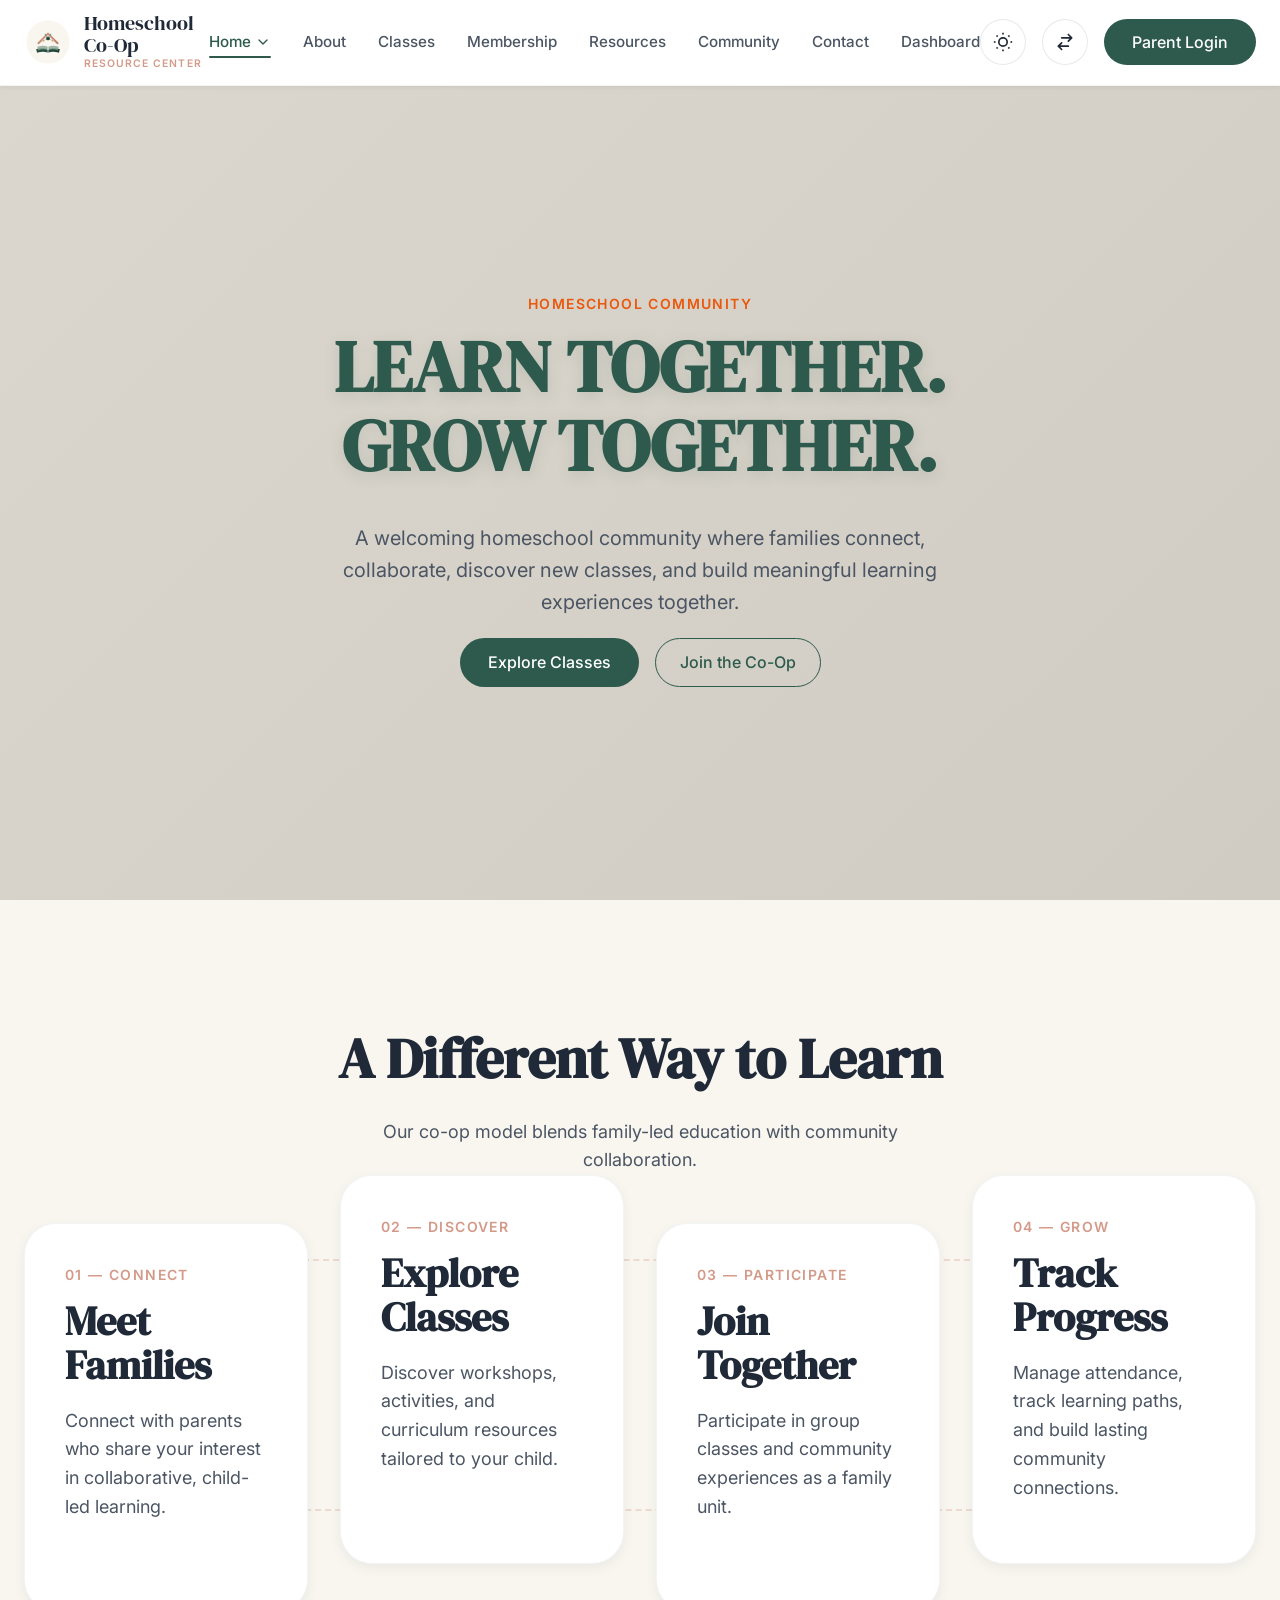
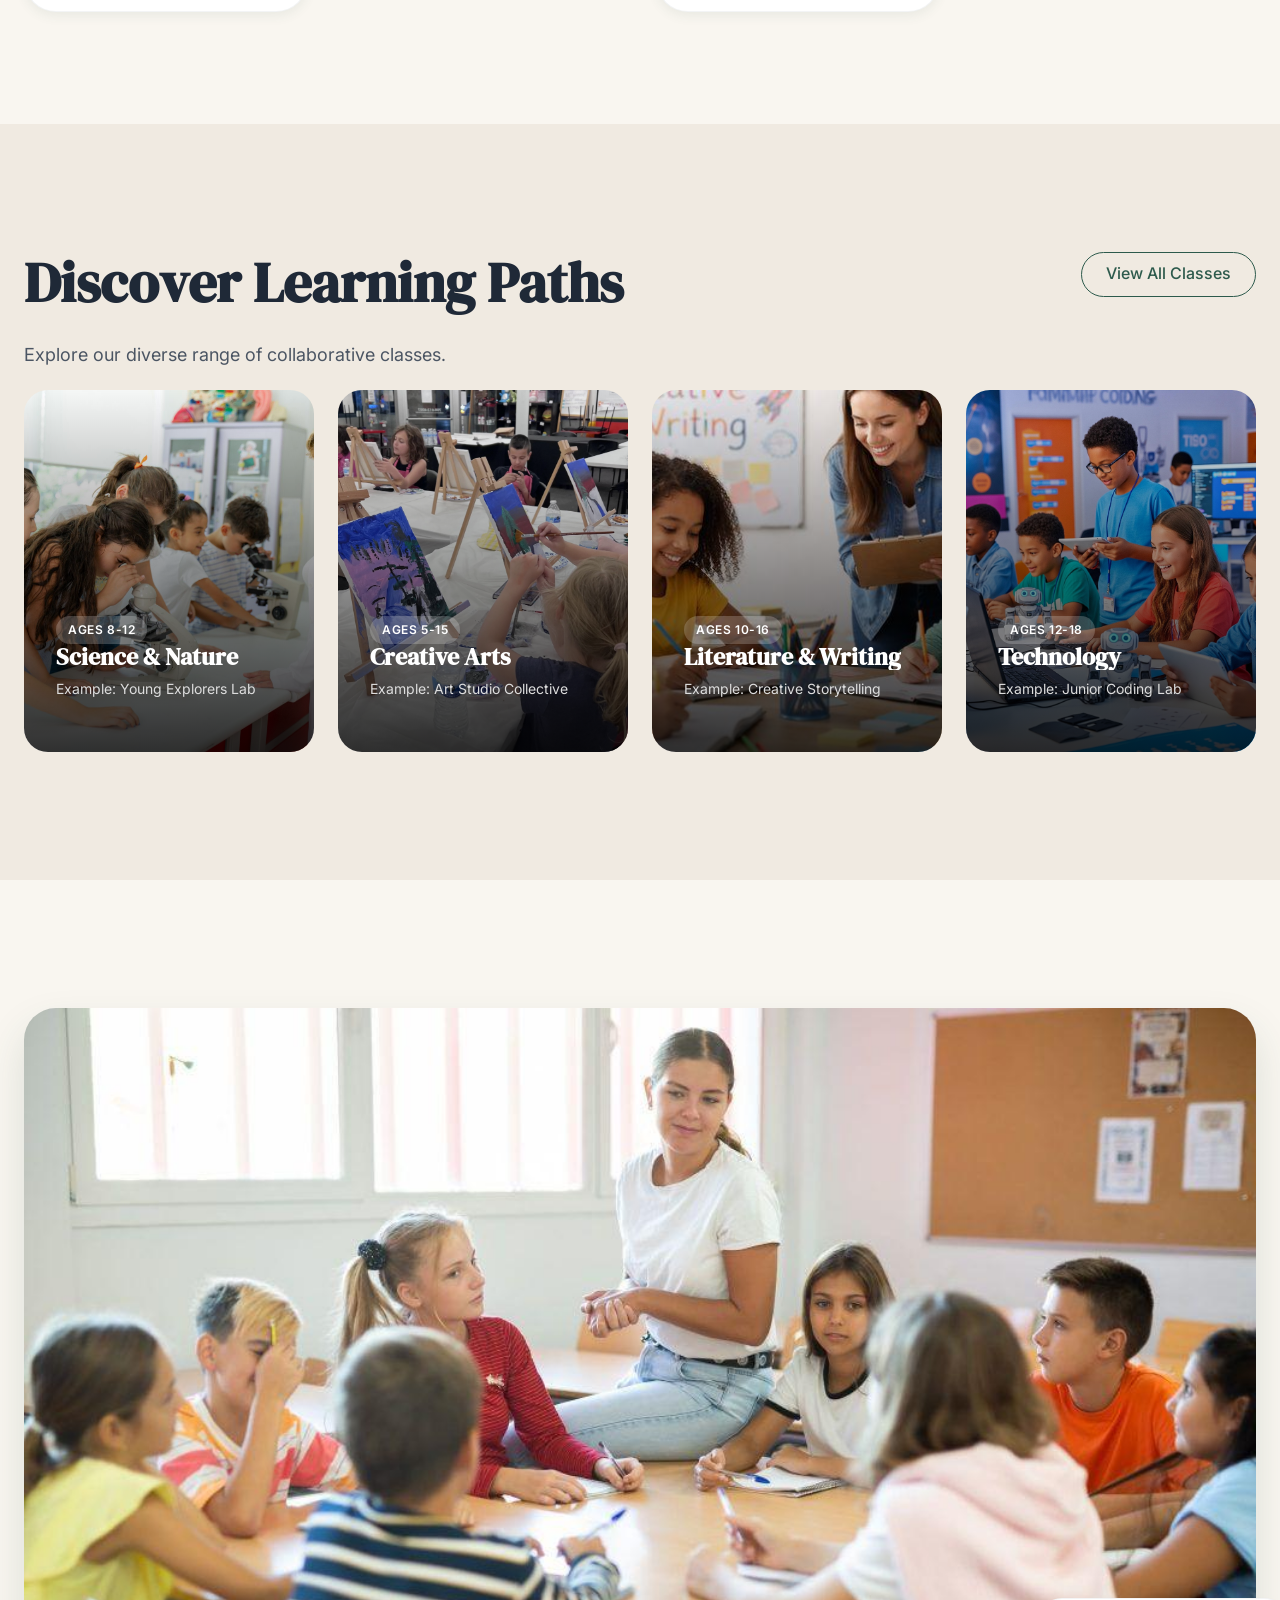
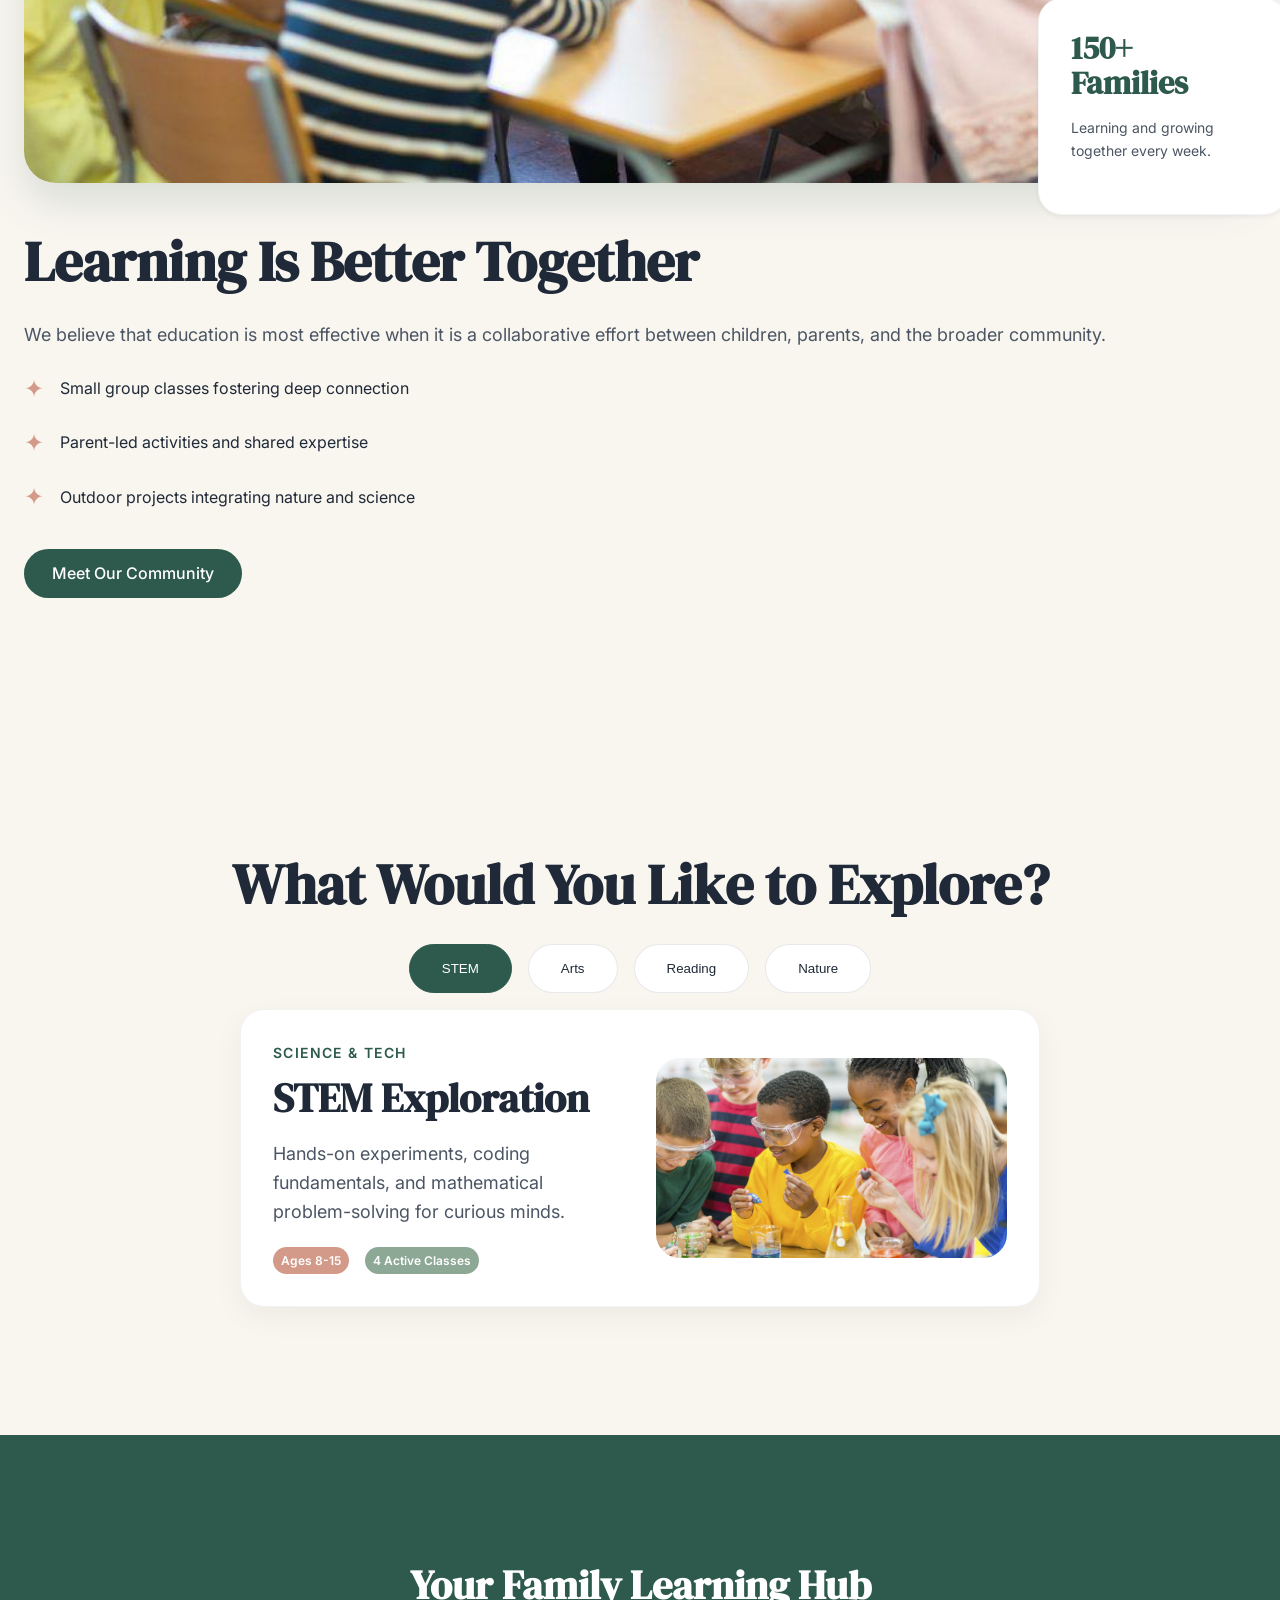
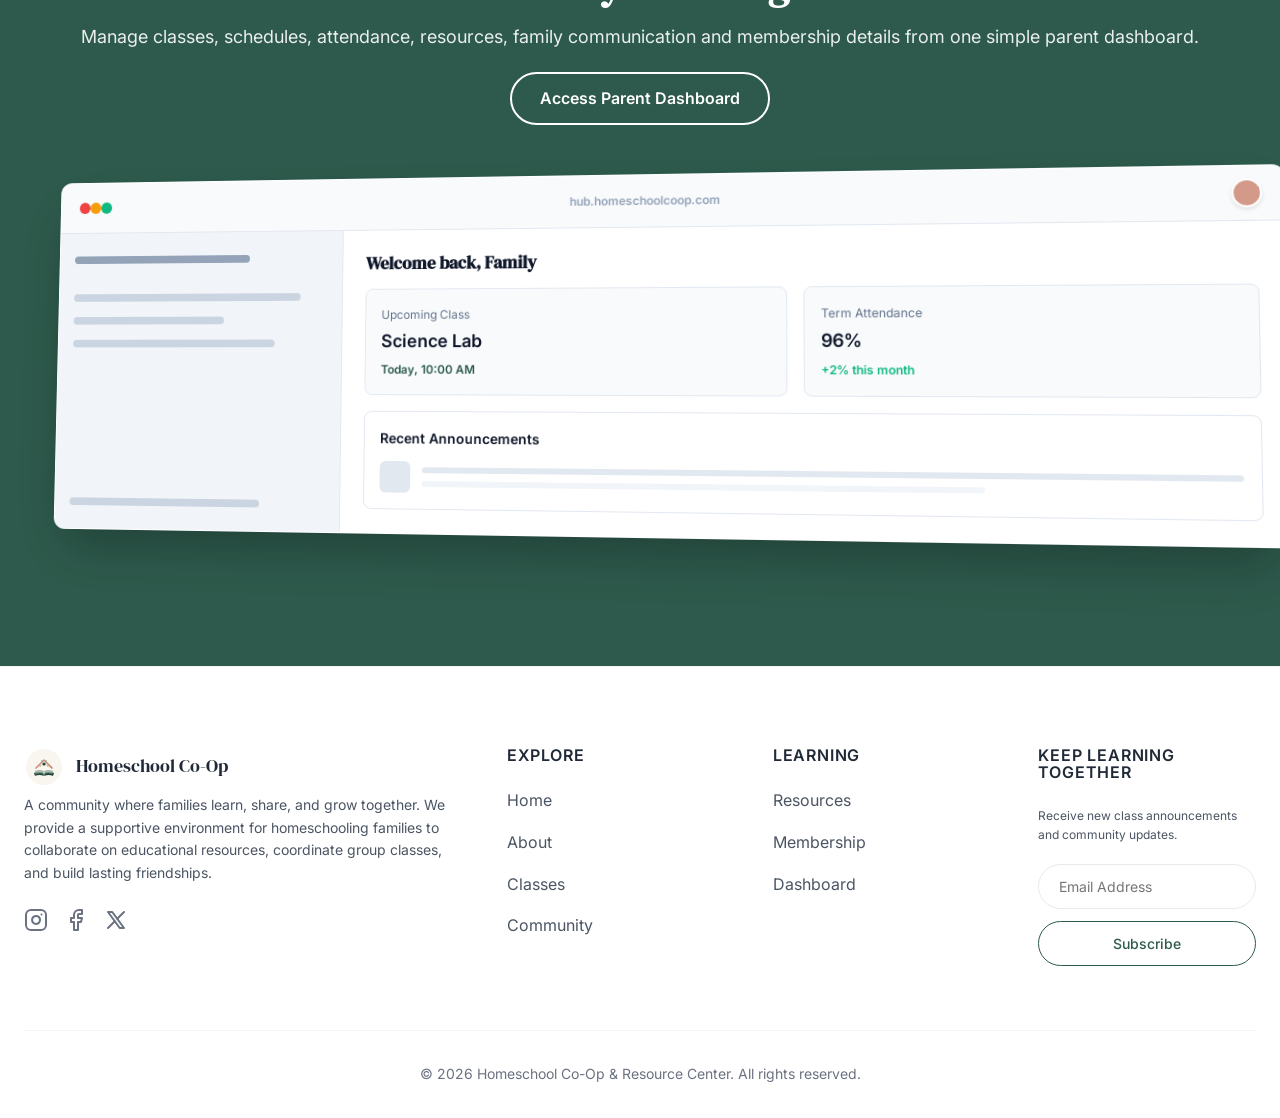
<file: index.html>
<!DOCTYPE html>
<html lang="en" data-theme="light" dir="ltr">
<head>
    <meta charset="UTF-8">
    <meta name="viewport" content="width=device-width, initial-scale=1.0">
    <title>Homeschool Co-Op & Resource Center</title>
    <meta name="description" content="A welcoming homeschool community where families connect, collaborate, discover new classes, and build meaningful learning experiences together.">
    
    <link rel="icon" href="assets/images/logo.svg" type="image/svg+xml">
    <link rel="stylesheet" href="assets/css/style.css">
    
    <style>
        /* Home Specific Styles */
        .hero {
            position: relative;
            min-height: 100vh;
            display: flex;
            align-items: center;
            padding-top: 5rem;
            overflow: hidden;
        }
        .hero-bg {
            position: absolute;
            top: 0; left: 0; width: 100%; height: 100%;
            background: linear-gradient(135deg, rgba(215, 210, 200, 0.85) 0%, rgba(195, 190, 180, 0.75) 100%),
                        url('https://images.unsplash.com/photo-1577896851231-70ef18881754?auto=format&fit=crop&q=80&w=2000') center/cover;
            z-index: -1;
        }
        [data-theme="dark"] .hero-bg {
            background: linear-gradient(135deg, rgba(18, 24, 22, 0.9) 0%, rgba(26, 36, 33, 0.8) 100%),
                        url('https://images.unsplash.com/photo-1577896851231-70ef18881754?auto=format&fit=crop&q=80&w=2000') center/cover;
        }
        .hero-content {
            max-width: 800px;
            position: relative;
            z-index: 2;
        }
        
        .floating-book {
            position: absolute;
            right: 10%;
            top: 40%;
            width: 250px;
            height: auto;
            opacity: 0.8;
            filter: drop-shadow(var(--shadow-xl));
            z-index: 1;
        }

        /* Dark Green Text for Hero H1 in Light Mode */
        .hero-title {
            color: var(--accent-primary);
            text-shadow: 0px 4px 15px rgba(45, 90, 76, 0.15);
        }
        [data-theme="dark"] .hero-title {
            background: linear-gradient(135deg, #34d399 0%, #fbbf24 100%);
            -webkit-background-clip: text;
            -webkit-text-fill-color: transparent;
            background-clip: text;
            color: transparent;
            text-shadow: 0px 4px 15px rgba(251, 191, 36, 0.1);
        }

        /* Bright Eyebrow Color */
        .hero-content .eyebrow {
            color: #ea580c;
            font-weight: 600;
        }
        [data-theme="dark"] .hero-content .eyebrow {
            color: #fb923c;
        }

        /* Better contrast for primary-color buttons/text in hero dark mode */
        [data-theme="dark"] .hero {
            --accent-primary: #4ade80; /* Lighter green for contrast */
            --accent-primary-hover: #22c55e;
        }
        [data-theme="dark"] .hero .btn-primary {
            color: #121816; /* Dark text on bright background */
        }


        /* How it works */
        .pathway-grid {
            position: relative;
        }
        .pathway-line {
            position: absolute;
            top: 20%; left: 10%; width: 80%; height: 60%;
            border: 2px dashed var(--accent-secondary);
            border-radius: var(--radius-pill);
            z-index: 0;
            opacity: 0.3;
        }
        .step-card {
            position: relative;
            z-index: 1;
            padding: 2.5rem;
            background: var(--bg-surface);
            border-radius: var(--radius-xl);
            box-shadow: var(--shadow-md);
            margin-bottom: 2rem;
            border: 1px solid var(--border-light);
        }
        .step-card:nth-child(even) {
            transform: translateY(3rem);
        }

        /* Categories */
        .category-card {
            position: relative;
            overflow: hidden;
            border-radius: var(--radius-lg);
            aspect-ratio: 4/5;
            display: flex;
            align-items: flex-end;
            padding: 2rem;
            text-decoration: none;
            color: #fff;
        }
        .category-card img {
            position: absolute;
            top: 0; left: 0; width: 100%; height: 100%;
            object-fit: cover;
            transition: transform 0.6s ease;
            z-index: 0;
        }
        .category-card::after {
            content: '';
            position: absolute;
            top: 0; left: 0; width: 100%; height: 100%;
            background: linear-gradient(to top, rgba(0,0,0,0.8), transparent);
            z-index: 1;
        }
        .category-card:hover img {
            transform: scale(1.05);
        }
        .category-content {
            position: relative;
            z-index: 2;
        }
        [data-theme="dark"] .category-card { color: #fff; }

        /* Path Selector */
        .path-selector {
            display: flex;
            gap: 1rem;
            overflow-x: auto;
            padding-bottom: 1rem;
            scrollbar-width: none;
        }
        @media (max-width: 767px) {
            .path-selector {
                flex-direction: column;
                overflow-x: visible;
                align-items: stretch;
            }
            .path-btn {
                width: 100%;
            }
        }
        .path-btn {
            white-space: nowrap;
            padding: 1rem 2rem;
            border-radius: var(--radius-pill);
            background: var(--bg-surface);
            border: 1px solid var(--border);
            color: var(--text-primary);
            cursor: pointer;
            transition: var(--transition);
        }
        .path-btn.active, .path-btn:hover {
            background: var(--accent-primary);
            color: #fff;
            border-color: var(--accent-primary);
        }

        /* Dashboard Preview */
        .dashboard-preview-section {
            background-color: var(--accent-primary);
            color: #fff;
            position: relative;
            overflow: hidden;
        }
        @media (max-width: 767px) {
            .mockup-cards-container {
                flex-direction: column !important;
            }
        }
        .dashboard-mockup {
            background: var(--bg-surface);
            border-radius: var(--radius-lg) var(--radius-lg) 0 0;
            padding: 1rem;
            box-shadow: var(--shadow-xl);
            margin-top: 3rem;
            transform: perspective(1000px) rotateX(5deg);
            transition: transform 0.5s ease;
        }
        .dashboard-mockup:hover {
            transform: perspective(1000px) rotateX(0deg);
        }
        [data-theme="dark"] .dashboard-preview-section { background-color: var(--bg-secondary); }

        .hero-content {
            text-align: center;
            margin: 0 auto;
            display: flex;
            flex-direction: column;
            align-items: center;
        }
        .hero-content .flex {
            justify-content: center;
        }

        @media (max-width: 1024px) {
            .floating-book {
                display: none;
            }
        }
    </style>
</head>
<body>

    <!-- NAVBAR -->
    <nav class="navbar" id="navbar">
        <div class="container nav-container">
            <a href="index.html" class="brand">
                <img src="assets/images/logo.svg" alt="Homeschool Co-Op Logo" class="brand-logo">
                <div class="brand-text-wrapper">
                    <span class="brand-title">Homeschool Co-Op</span>
                    <span class="brand-subtitle">Resource Center</span>
                </div>
            </a>
            <div class="nav-links">
                <div class="nav-item-dropdown">
                    <span class="nav-link active" style="display:flex; align-items:center; gap:0.25rem;">Home <svg width="16" height="16" viewBox="0 0 24 24" fill="none" stroke="currentColor" stroke-width="2" stroke-linecap="round" stroke-linejoin="round"><polyline points="6 9 12 15 18 9"></polyline></svg></span>
                    <div class="nav-dropdown-menu">
                        <a href="index.html" class="dropdown-link active">Home 1</a>
                        <a href="home-2.html" class="dropdown-link ">Home 2</a>
                    </div>
                </div>
                <a href="about.html" class="nav-link ">About</a>
                <a href="classes.html" class="nav-link ">Classes</a>
                <a href="membership.html" class="nav-link ">Membership</a>
                <a href="resources.html" class="nav-link ">Resources</a>
                <a href="community.html" class="nav-link ">Community</a>
                <a href="contact.html" class="nav-link ">Contact</a>
                <a href="dashboard.html" class="nav-link ">Dashboard</a>
            </div>
            <div class="nav-actions">
                <button class="btn-icon" id="theme-toggle" aria-label="Toggle Theme">
                    <svg width="20" height="20" viewBox="0 0 24 24" fill="none" stroke="currentColor" stroke-width="2"><circle cx="12" cy="12" r="5"/><line x1="12" y1="1" x2="12" y2="3"/><line x1="12" y1="21" x2="12" y2="23"/><line x1="4.22" y1="4.22" x2="5.64" y2="5.64"/><line x1="18.36" y1="18.36" x2="19.78" y2="19.78"/><line x1="1" y1="12" x2="3" y2="12"/><line x1="21" y1="12" x2="23" y2="12"/><line x1="4.22" y1="19.78" x2="5.64" y2="18.36"/><line x1="18.36" y1="5.64" x2="19.78" y2="4.22"/></svg>
                </button>
                <button class="btn-icon" id="rtl-toggle" aria-label="Toggle RTL">
                    <svg width="20" height="20" viewBox="0 0 24 24" fill="none" stroke="currentColor" stroke-width="2" stroke-linecap="round" stroke-linejoin="round"><path d="M8 7h12m0 0l-4-4m4 4l-4 4m0 6H4m0 0l4 4m-4-4l4-4"></path></svg>
                </button>
                <a href="login.html" class="btn btn-primary">Parent Login</a>
            </div>
            <button class="hamburger" id="hamburger" aria-label="Menu">
                <span></span><span></span><span></span>
            </button>
        </div>
    </nav>

    <!-- MOBILE DRAWER -->
    <div class="mobile-drawer" id="mobile-drawer">
        <div class="mobile-nav-links">
            <div class="mobile-nav-item-dropdown" style="display: flex; flex-direction: column; align-items: center;">
                <button class="mobile-nav-link active" id="mobile-home-dropdown-btn" style="display:flex; justify-content:center; align-items:center; gap: 0.5rem; background:none; border:none; cursor:pointer; padding: 0;">
                    <span>Home</span>
                    <svg width="24" height="24" viewBox="0 0 24 24" fill="none" stroke="currentColor" stroke-width="2" stroke-linecap="round" stroke-linejoin="round" class="dropdown-arrow" style="transition: transform 0.3s;"><polyline points="6 9 12 15 18 9"></polyline></svg>
                </button>
                <div class="mobile-nav-dropdown-menu" id="mobile-home-dropdown-menu" style="display: none; flex-direction: column; align-items: center; gap: 1rem; margin-top: 1rem;">
                    <a href="index.html" class="mobile-nav-link active" style="font-size: 1.5rem;">Home 1</a>
                    <a href="home-2.html" class="mobile-nav-link" style="font-size: 1.5rem;">Home 2</a>
                </div>
            </div>
            <a href="about.html" class="mobile-nav-link ">About</a>
            <a href="classes.html" class="mobile-nav-link ">Classes</a>
            <a href="membership.html" class="mobile-nav-link ">Membership</a>
            <a href="resources.html" class="mobile-nav-link ">Resources</a>
            <a href="community.html" class="mobile-nav-link ">Community</a>
            <a href="contact.html" class="mobile-nav-link ">Contact</a>
            <a href="dashboard.html" class="mobile-nav-link ">Dashboard</a>
        </div>
        <div class="mobile-nav-actions" style="display: flex; flex-direction: column; align-items: center; width: 100%; max-width: 250px;">
            <div class="flex gap-6 justify-center" style="margin-bottom: 1rem;">
                <button class="btn-icon" id="mobile-theme-toggle" aria-label="Toggle Theme">
                    <svg width="20" height="20" viewBox="0 0 24 24" fill="none" stroke="currentColor" stroke-width="2"><circle cx="12" cy="12" r="5"/><line x1="12" y1="1" x2="12" y2="3"/><line x1="12" y1="21" x2="12" y2="23"/><line x1="4.22" y1="4.22" x2="5.64" y2="5.64"/><line x1="18.36" y1="18.36" x2="19.78" y2="19.78"/><line x1="1" y1="12" x2="3" y2="12"/><line x1="21" y1="12" x2="23" y2="12"/><line x1="4.22" y1="19.78" x2="5.64" y2="18.36"/><line x1="18.36" y1="5.64" x2="19.78" y2="4.22"/></svg>
                </button>
                <button class="btn-icon" id="mobile-rtl-toggle" aria-label="Toggle RTL">
                    <svg width="20" height="20" viewBox="0 0 24 24" fill="none" stroke="currentColor" stroke-width="2" stroke-linecap="round" stroke-linejoin="round"><path d="M5 10h14" /><path d="M15 6l4 4-4 4" /><path d="M19 14H5" /><path d="M9 10l-4 4 4 4" /></svg>
                </button>
            </div>
            <a href="login.html" class="btn btn-primary" style="width: 100%; justify-content: center;">Parent Login</a>
        </div>
    </div>

    <main>
        <!-- SECTION 01: HERO -->
        <section class="hero">
            <div class="hero-bg"></div>
            <!-- 3D floating object placeholder using CSS -->
            
            <div class="container">
                <div class="hero-content reveal">
                    <span class="eyebrow">Homeschool Community</span>
                    <h1 class="mb-6 hero-title">LEARN TOGETHER.<br>GROW TOGETHER.</h1>
                    <p class="mb-8" style="font-size: 1.25rem; max-width: 600px;">A welcoming homeschool community where families connect, collaborate, discover new classes, and build meaningful learning experiences together.</p>
                    <div class="flex gap-4 flex-wrap">
                        <a href="classes.html" class="btn btn-primary">Explore Classes</a>
                        <button class="btn btn-secondary" data-modal-target="modal-join">Join the Co-Op</button>
                    </div>
                </div>
            </div>
        </section>

        <!-- SECTION 02: HOW OUR CO-OP WORKS -->
        <section class="section-py">
            <div class="container">
                <div class="text-center mb-12 reveal">
                    <h2>A Different Way to Learn</h2>
                    <p style="max-width: 600px; margin: 0 auto;">Our co-op model blends family-led education with community collaboration.</p>
                </div>

                <div class="pathway-grid grid md:grid-cols-2 xl:grid-cols-4 gap-8 reveal reveal-delay-1">
                    <div class="pathway-line"></div>
                    
                    <div class="step-card">
                        <span class="eyebrow">01 — Connect</span>
                        <h3>Meet Families</h3>
                        <p>Connect with parents who share your interest in collaborative, child-led learning.</p>
                    </div>
                    
                    <div class="step-card">
                        <span class="eyebrow">02 — Discover</span>
                        <h3>Explore Classes</h3>
                        <p>Discover workshops, activities, and curriculum resources tailored to your child.</p>
                    </div>
                    
                    <div class="step-card">
                        <span class="eyebrow">03 — Participate</span>
                        <h3>Join Together</h3>
                        <p>Participate in group classes and community experiences as a family unit.</p>
                    </div>
                    
                    <div class="step-card">
                        <span class="eyebrow">04 — Grow</span>
                        <h3>Track Progress</h3>
                        <p>Manage attendance, track learning paths, and build lasting community connections.</p>
                    </div>
                </div>
            </div>
        </section>

        <!-- SECTION 03: CLASSES & LEARNING -->
        <section class="section-py" style="background-color: var(--bg-secondary);">
            <div class="container">
                <div class="flex flex-wrap justify-between items-end mb-12 reveal">
                    <div>
                        <h2>Discover Learning Paths</h2>
                        <p>Explore our diverse range of collaborative classes.</p>
                    </div>
                    <a href="classes.html" class="btn btn-secondary" style="padding: 10px 24px !important; height: 45px !important; width: auto !important; border-radius: 50px !important; display: inline-flex !important; align-items: center; justify-content: center; aspect-ratio: auto !important;">View All Classes</a>
                </div>

                <div class="grid md:grid-cols-2 lg:grid-cols-4 gap-6 reveal reveal-delay-1">
                    <!-- Class Category 1 -->
                    <a href="classes.html" class="category-card">
                        <img src="assets/images/Science & Nature.png" alt="Science" loading="lazy">
                        <div class="category-content">
                            <span class="tag mb-2" style="color: #fff; background: rgba(255,255,255,0.2);">Ages 8-12</span>
                            <h3>Science & Nature</h3>
                            <p class="text-sm m-0" style="color: #ddd;">Example: Young Explorers Lab</p>
                        </div>
                    </a>
                    
                    <!-- Class Category 2 -->
                    <a href="classes.html" class="category-card">
                        <img src="assets/images/Creative Arts.png" alt="Creative Arts" loading="lazy">
                        <div class="category-content">
                            <span class="tag mb-2" style="color: #fff; background: rgba(255,255,255,0.2);">Ages 5-15</span>
                            <h3>Creative Arts</h3>
                            <p class="text-sm m-0" style="color: #ddd;">Example: Art Studio Collective</p>
                        </div>
                    </a>

                    <!-- Class Category 3 -->
                    <a href="classes.html" class="category-card">
                        <img src="assets/images/Literature & Writing.png" alt="Literature" loading="lazy">
                        <div class="category-content">
                            <span class="tag mb-2" style="color: #fff; background: rgba(255,255,255,0.2);">Ages 10-16</span>
                            <h3>Literature & Writing</h3>
                            <p class="text-sm m-0" style="color: #ddd;">Example: Creative Storytelling</p>
                        </div>
                    </a>

                    <!-- Class Category 4 -->
                    <a href="classes.html" class="category-card">
                        <img src="assets/images/Technology.png" alt="Technology" loading="lazy">
                        <div class="category-content">
                            <span class="tag mb-2" style="color: #fff; background: rgba(255,255,255,0.2);">Ages 12-18</span>
                            <h3>Technology</h3>
                            <p class="text-sm m-0" style="color: #ddd;">Example: Junior Coding Lab</p>
                        </div>
                    </a>
                </div>
            </div>
        </section>

        <!-- SECTION 04: LEARN TOGETHER -->
        <section class="section-py overflow-hidden">
            <div class="container">
                <div class="grid lg:grid-cols-2 gap-12 items-center reveal">
                    <div style="position: relative;">
                        <img src="assets/images/Learning Is Better Together.png" alt="Community Learning" style="border-radius: var(--radius-xl); box-shadow: var(--shadow-xl); width: 100%; object-fit: cover;" loading="lazy">
                        <!-- Floating Panel -->
                        <div class="card floating-element" style="position: absolute; bottom: -2rem; right: -2rem; width: 250px; z-index: 2;">
                            <h4 style="color: var(--accent-primary);">150+ Families</h4>
                            <p class="text-sm mb-0">Learning and growing together every week.</p>
                        </div>
                    </div>
                    <div>
                        <h2>Learning Is Better Together</h2>
                        <p>We believe that education is most effective when it is a collaborative effort between children, parents, and the broader community.</p>
                        <ul style="list-style: none; display: flex; flex-direction: column; gap: 1rem; margin-bottom: 2rem;">
                            <li class="flex items-center gap-4">
                                <span style="color: var(--accent-secondary); font-size: 1.5rem;">✦</span>
                                <span>Small group classes fostering deep connection</span>
                            </li>
                            <li class="flex items-center gap-4">
                                <span style="color: var(--accent-secondary); font-size: 1.5rem;">✦</span>
                                <span>Parent-led activities and shared expertise</span>
                            </li>
                            <li class="flex items-center gap-4">
                                <span style="color: var(--accent-secondary); font-size: 1.5rem;">✦</span>
                                <span>Outdoor projects integrating nature and science</span>
                            </li>
                        </ul>
                        <a href="community.html" class="btn btn-primary">Meet Our Community</a>
                    </div>
                </div>
            </div>
        </section>

        <!-- SECTION 05: FIND YOUR LEARNING PATH -->
        <section class="section-py" style="background-color: var(--bg-primary);">
            <div class="container text-center reveal">
                <h2 class="mb-8">What Would You Like to Explore?</h2>
                
                <div class="path-selector justify-center mb-12" id="path-selector">
                    <button class="path-btn active" data-target="stem">STEM</button>
                    <button class="path-btn" data-target="arts">Arts</button>
                    <button class="path-btn" data-target="reading">Reading</button>
                    <button class="path-btn" data-target="nature">Nature</button>
                </div>

                <div class="card max-w-3xl mx-auto" id="path-content" style="max-width: 800px; margin: 0 auto; text-align: left; background-color: #ffffff; color: #1F2937; border: 1px solid rgba(0,0,0,0.05); box-shadow: 0 10px 30px rgba(0,0,0,0.05);">
                    <div class="grid md:grid-cols-2 gap-8 items-center">
                        <div>
                            <span class="eyebrow" id="path-eyebrow" style="color: #2D5A4C;">Science & Tech</span>
                            <h3 id="path-title" style="color: #1F2937;">STEM Exploration</h3>
                            <p id="path-desc" style="color: #4B5563;">Hands-on experiments, coding fundamentals, and mathematical problem-solving for curious minds.</p>
                            <div class="flex gap-4 mt-4">
                                <span class="badge">Ages 8-15</span>
                                <span class="badge" style="background: var(--sage);">4 Active Classes</span>
                            </div>
                        </div>
                        <div>
                            <img id="path-img" src="assets/images/Science & Tech.png" alt="STEM" style="border-radius: var(--radius-lg); height: 200px; width: 100%; object-fit: cover;">
                        </div>
                    </div>
                </div>
            </div>
        </section>

        <!-- SECTION 06: FAMILY MEMBERSHIP -->
        <section class="section-py dashboard-preview-section">
            <div class="container">
                <div class="grid lg:grid-cols-2 gap-12 items-center reveal">
                    <div style="text-align: center; display: flex; flex-direction: column; align-items: center;">
                        <h2 style="color: #fff; font-family: var(--font-heading); font-size: 2.5rem; margin-bottom: 1rem; text-align: center;">Your Family Learning Hub</h2>
                        <p style="color: rgba(255,255,255,0.9); font-size: 1.125rem; line-height: 1.6;" class="mb-8">Manage classes, schedules, attendance, resources, family communication and membership details from one simple parent dashboard.</p>
                        <a href="dashboard.html" class="btn btn-secondary" style="border: 2px solid #fff !important; color: #fff !important; border-radius: 50px !important; padding: 12px 28px !important; display: inline-flex !important; align-items: center; justify-content: center; width: auto !important; height: auto !important; font-weight: 600; background: transparent !important; transition: all 0.3s ease;">Access Parent Dashboard</a>
                    </div>
                    
                    <div style="position: relative; z-index: 10; transform: perspective(1000px) rotateY(-5deg) rotateX(2deg); transition: transform 0.4s ease; cursor: pointer;" onmouseover="this.style.transform='perspective(1000px) rotateY(0deg) rotateX(0deg) translateY(-10px)'" onmouseout="this.style.transform='perspective(1000px) rotateY(-5deg) rotateX(2deg)'">
                        <!-- Premium Dashboard Mockup UI -->
                        <div style="background: #FFFFFF; border-radius: 12px; box-shadow: 0 25px 50px -12px rgba(0,0,0,0.3); overflow: hidden; border: 1px solid rgba(255,255,255,0.2);">
                            
                            <!-- Header (Mac Style) -->
                            <div style="background: #F8FAFC; border-bottom: 1px solid #E2E8F0; padding: 0.75rem 1.25rem; display: flex; align-items: center; justify-content: space-between;">
                                <div class="flex items-center gap-2">
                                    <div style="width: 12px; height: 12px; border-radius: 50%; background: #EF4444;"></div>
                                    <div style="width: 12px; height: 12px; border-radius: 50%; background: #F59E0B;"></div>
                                    <div style="width: 12px; height: 12px; border-radius: 50%; background: #10B981;"></div>
                                </div>
                                <div style="font-size: 0.75rem; font-weight: 600; color: #94A3B8; font-family: var(--font-body);">hub.homeschoolcoop.com</div>
                                <div style="width: 28px; height: 28px; border-radius: 50%; background: var(--accent-secondary); border: 2px solid #fff; box-shadow: 0 2px 4px rgba(0,0,0,0.1);"></div>
                            </div>
                            
                            <!-- App Body -->
                            <div style="display: flex; min-height: 280px; font-family: var(--font-body);">
                                <!-- Sidebar -->
                                <div style="width: 25%; background: #F1F5F9; border-right: 1px solid #E2E8F0; padding: 1.5rem 1rem; display: flex; flex-direction: column; gap: 1rem;">
                                    <div style="height: 8px; width: 70%; background: #94A3B8; border-radius: 4px; margin-bottom: 1rem;"></div>
                                    <div style="height: 8px; width: 90%; background: #CBD5E1; border-radius: 4px;"></div>
                                    <div style="height: 8px; width: 60%; background: #CBD5E1; border-radius: 4px;"></div>
                                    <div style="height: 8px; width: 80%; background: #CBD5E1; border-radius: 4px;"></div>
                                    <div style="height: 8px; width: 75%; background: #CBD5E1; border-radius: 4px; margin-top: auto;"></div>
                                </div>
                                
                                <!-- Main Content -->
                                <div style="flex: 1; padding: 1.5rem; background: #FFFFFF; display: flex; flex-direction: column; gap: 1rem;">
                                    <h4 style="margin: 0; font-size: 1.125rem; color: #0F172A; font-weight: 600;">Welcome back, Family</h4>
                                    
                                    <div class="mockup-cards-container" style="display: flex; gap: 1rem;">
                                        <!-- Card 1 -->
                                        <div style="flex: 1; background: #F8FAFC; border: 1px solid #E2E8F0; border-radius: 8px; padding: 1rem;">
                                            <div style="font-size: 0.75rem; color: #64748B; margin-bottom: 0.25rem;">Upcoming Class</div>
                                            <div style="font-size: 1.125rem; font-weight: 600; color: #0F172A;">Science Lab</div>
                                            <div style="font-size: 0.75rem; color: var(--accent-primary); margin-top: 0.25rem; font-weight: 600;">Today, 10:00 AM</div>
                                        </div>
                                        <!-- Card 2 -->
                                        <div style="flex: 1; background: #F8FAFC; border: 1px solid #E2E8F0; border-radius: 8px; padding: 1rem;">
                                            <div style="font-size: 0.75rem; color: #64748B; margin-bottom: 0.25rem;">Term Attendance</div>
                                            <div style="font-size: 1.125rem; font-weight: 600; color: #0F172A;">96%</div>
                                            <div style="font-size: 0.75rem; color: #10B981; margin-top: 0.25rem; font-weight: 600;">+2% this month</div>
                                        </div>
                                    </div>
                                    
                                    <!-- List -->
                                    <div style="flex: 1; background: #FFFFFF; border: 1px solid #E2E8F0; border-radius: 8px; padding: 1rem; display: flex; flex-direction: column; gap: 0.75rem;">
                                         <div style="font-size: 0.875rem; font-weight: 600; color: #0F172A;">Recent Announcements</div>
                                         <div style="display: flex; align-items: center; gap: 0.75rem;">
                                             <div style="width: 32px; height: 32px; border-radius: 6px; background: #E2E8F0;"></div>
                                             <div style="flex: 1;">
                                                 <div style="height: 6px; width: 100%; background: #E2E8F0; border-radius: 3px; margin-bottom: 0.5rem;"></div>
                                                 <div style="height: 6px; width: 70%; background: #F1F5F9; border-radius: 3px;"></div>
                                             </div>
                                         </div>
                                    </div>
                                </div>
                            </div>
                        </div>
                    </div>
                </div>
            </div>
        </section>
    </main>

    <!-- FOOTER -->
    <footer class="footer">
        <div class="container">
            <div class="footer-grid">
                <div>
                    <a href="index.html" class="brand mb-6" style="display: inline-flex;">
                        <img src="assets/images/logo.svg" alt="Logo" width="40" height="40">
                        <span class="brand-title" style="font-size: 1.1rem;">Homeschool Co-Op</span>
                    </a>
                    <p class="text-sm" style="line-height: 1.6; margin-bottom: 1.5rem;">A community where families learn, share, and grow together. We provide a supportive environment for homeschooling families to collaborate on educational resources, coordinate group classes, and build lasting friendships.</p>
                    
                    <div class="social-icons" style="display: flex; gap: 1rem;">
                        <a href="#" aria-label="Instagram" style="color: var(--text-muted); transition: color 0.3s ease, transform 0.3s ease; display: inline-flex;" onmouseover="this.style.color='#E1306C'; this.style.transform='scale(1.1)';" onmouseout="this.style.color='var(--text-muted)'; this.style.transform='scale(1)';">
                            <svg width="24" height="24" viewBox="0 0 24 24" fill="none" stroke="currentColor" stroke-width="2" stroke-linecap="round" stroke-linejoin="round"><rect x="2" y="2" width="20" height="20" rx="5" ry="5"></rect><path d="M16 11.37A4 4 0 1 1 12.63 8 4 4 0 0 1 16 11.37z"></path><line x1="17.5" y1="6.5" x2="17.51" y2="6.5"></line></svg>
                        </a>
                        <a href="#" aria-label="Facebook" style="color: var(--text-muted); transition: color 0.3s ease, transform 0.3s ease; display: inline-flex;" onmouseover="this.style.color='#1877F2'; this.style.transform='scale(1.1)';" onmouseout="this.style.color='var(--text-muted)'; this.style.transform='scale(1)';">
                            <svg width="24" height="24" viewBox="0 0 24 24" fill="none" stroke="currentColor" stroke-width="2" stroke-linecap="round" stroke-linejoin="round"><path d="M18 2h-3a5 5 0 0 0-5 5v3H7v4h3v8h4v-8h3l1-4h-4V7a1 1 0 0 1 1-1h3z"></path></svg>
                        </a>
                        <a href="#" aria-label="X (Twitter)" style="color: var(--text-muted); transition: color 0.3s ease, transform 0.3s ease; display: inline-flex;" onmouseover="this.style.color='#000000'; this.style.transform='scale(1.1)';" onmouseout="this.style.color='var(--text-muted)'; this.style.transform='scale(1)';">
                            <svg width="24" height="24" viewBox="0 0 24 24" fill="none" stroke="currentColor" stroke-width="2" stroke-linecap="round" stroke-linejoin="round"><path d="M4 4l11.733 16h4.267l-11.733 -16z"></path><path d="M4 20l6.768 -6.768m2.46 -2.46l6.772 -6.772"></path></svg>
                        </a>
                    </div>
                </div>
                <div>
                    <h4 class="footer-col-title">Explore</h4>
                    <ul class="footer-links">
                        <li><a href="index.html">Home</a></li>
                        <li><a href="about.html">About</a></li>
                        <li><a href="classes.html">Classes</a></li>
                        <li><a href="community.html">Community</a></li>
                    </ul>
                </div>
                <div>
                    <h4 class="footer-col-title">Learning</h4>
                    <ul class="footer-links">
                        <li><a href="resources.html">Resources</a></li>
                        <li><a href="membership.html">Membership</a></li>
                        <li><a href="dashboard.html">Dashboard</a></li>
                    </ul>
                </div>
                <div>
                    <h4 class="footer-col-title">Keep Learning Together</h4>
                    <p class="text-xs mb-4">Receive new class announcements and community updates.</p>
                    <form id="newsletter-form" style="display: flex; flex-direction: column; gap: 0.75rem; width: 100%; max-width: 250px;">
                        <input type="email" placeholder="Email Address" required style="width: 100%; height: 45px; padding: 0 1.25rem; border: 1px solid var(--border); border-radius: 50px; background: transparent; color: var(--text-primary); outline: none; font-family: var(--font-body); font-size: 0.875rem;">
                        <button type="submit" style="width: 100%; height: 45px; padding: 0 1.25rem; border: 1px solid var(--accent-primary); border-radius: 50px; background: transparent; color: var(--accent-primary); font-weight: 500; cursor: pointer; transition: all 0.3s ease; font-family: var(--font-body); font-size: 0.875rem;" onmouseover="this.style.background='var(--accent-primary)'; this.style.color='#fff';" onmouseout="this.style.background='transparent'; this.style.color='var(--accent-primary)';">Subscribe</button>
                    </form>
                </div>
            </div>
            <div class="footer-bottom">
                &copy; 2026 Homeschool Co-Op & Resource Center. All rights reserved.
            </div>
        </div>
    </footer>

    <!-- MODAL: JOIN CO-OP -->
    <div class="modal-overlay" id="modal-join">
        <div class="modal-content">
            <button class="modal-close" aria-label="Close Modal">&times;</button>
            <h3 class="mb-2">Join the Co-Op</h3>
            <p class="mb-6 text-sm">Become part of our growing homeschool community.</p>
            
            <form id="join-form">
                <div class="form-group">
                    <label class="form-label">Parent Name</label>
                    <input type="text" class="form-control" required>
                </div>
                <div class="form-group">
                    <label class="form-label">Email Address</label>
                    <input type="email" class="form-control" required>
                </div>
                <div class="grid grid-cols-2 gap-4">
                    <div class="form-group">
                        <label class="form-label">Number of Children</label>
                        <select class="form-control">
                            <option>1</option><option>2</option><option>3</option><option>4+</option>
                        </select>
                    </div>
                    <div class="form-group">
                        <label class="form-label">Membership Interest</label>
                        <select class="form-control">
                            <option>Community</option><option>Explorer</option><option>Collaborator</option>
                        </select>
                    </div>
                </div>
                <div class="form-group">
                    <label class="form-label">Learning Interests</label>
                    <input type="text" class="form-control" placeholder="e.g. Science, Art, Reading">
                </div>
                <button type="submit" class="btn btn-primary" style="width: 100%;">Submit Enrollment Request</button>
            </form>
        </div>
    </div>

    <!-- Scripts -->
    <script src="assets/js/main.js"></script>
    <script src="assets/js/interactions.js"></script>
    <script>
        // Path Selector Logic
        document.addEventListener('DOMContentLoaded', () => {
            const buttons = document.querySelectorAll('.path-btn');
            const title = document.getElementById('path-title');
            const desc = document.getElementById('path-desc');
            const img = document.getElementById('path-img');
            const eyebrow = document.getElementById('path-eyebrow');

            const data = {
                stem: {
                    eyebrow: 'Science & Tech',
                    title: 'STEM Exploration',
                    desc: 'Hands-on experiments, coding fundamentals, and mathematical problem-solving for curious minds.',
                    img: 'assets/images/Science & Tech.png'
                },
                arts: {
                    eyebrow: 'Creative Expression',
                    title: 'Arts & Design',
                    desc: 'Painting, sculpture, digital art, and creative storytelling to express imagination.',
                    img: 'assets/images/Creative Expression.png'
                },
                reading: {
                    eyebrow: 'Literature',
                    title: 'Reading & Humanities',
                    desc: 'Deep dives into classic literature, creative writing workshops, and historical context.',
                    img: 'assets/images/Literature.png'
                },
                nature: {
                    eyebrow: 'Outdoor Learning',
                    title: 'Nature & Environment',
                    desc: 'Outdoor classrooms, biology field trips, and sustainable living projects.',
                    img: 'assets/images/Outdoor Learning.png'
                }
            };

            buttons.forEach(btn => {
                btn.addEventListener('click', () => {
                    buttons.forEach(b => b.classList.remove('active'));
                    btn.classList.add('active');
                    
                    const target = btn.getAttribute('data-target');
                    const info = data[target];
                    
                    // Simple fade effect
                    const content = document.getElementById('path-content');
                    content.style.opacity = 0;
                    setTimeout(() => {
                        eyebrow.textContent = info.eyebrow;
                        title.textContent = info.title;
                        desc.textContent = info.desc;
                        img.src = info.img;
                        content.style.opacity = 1;
                    }, 200);
                });
            });
        });
    </script>
</body>
</html>
</file>
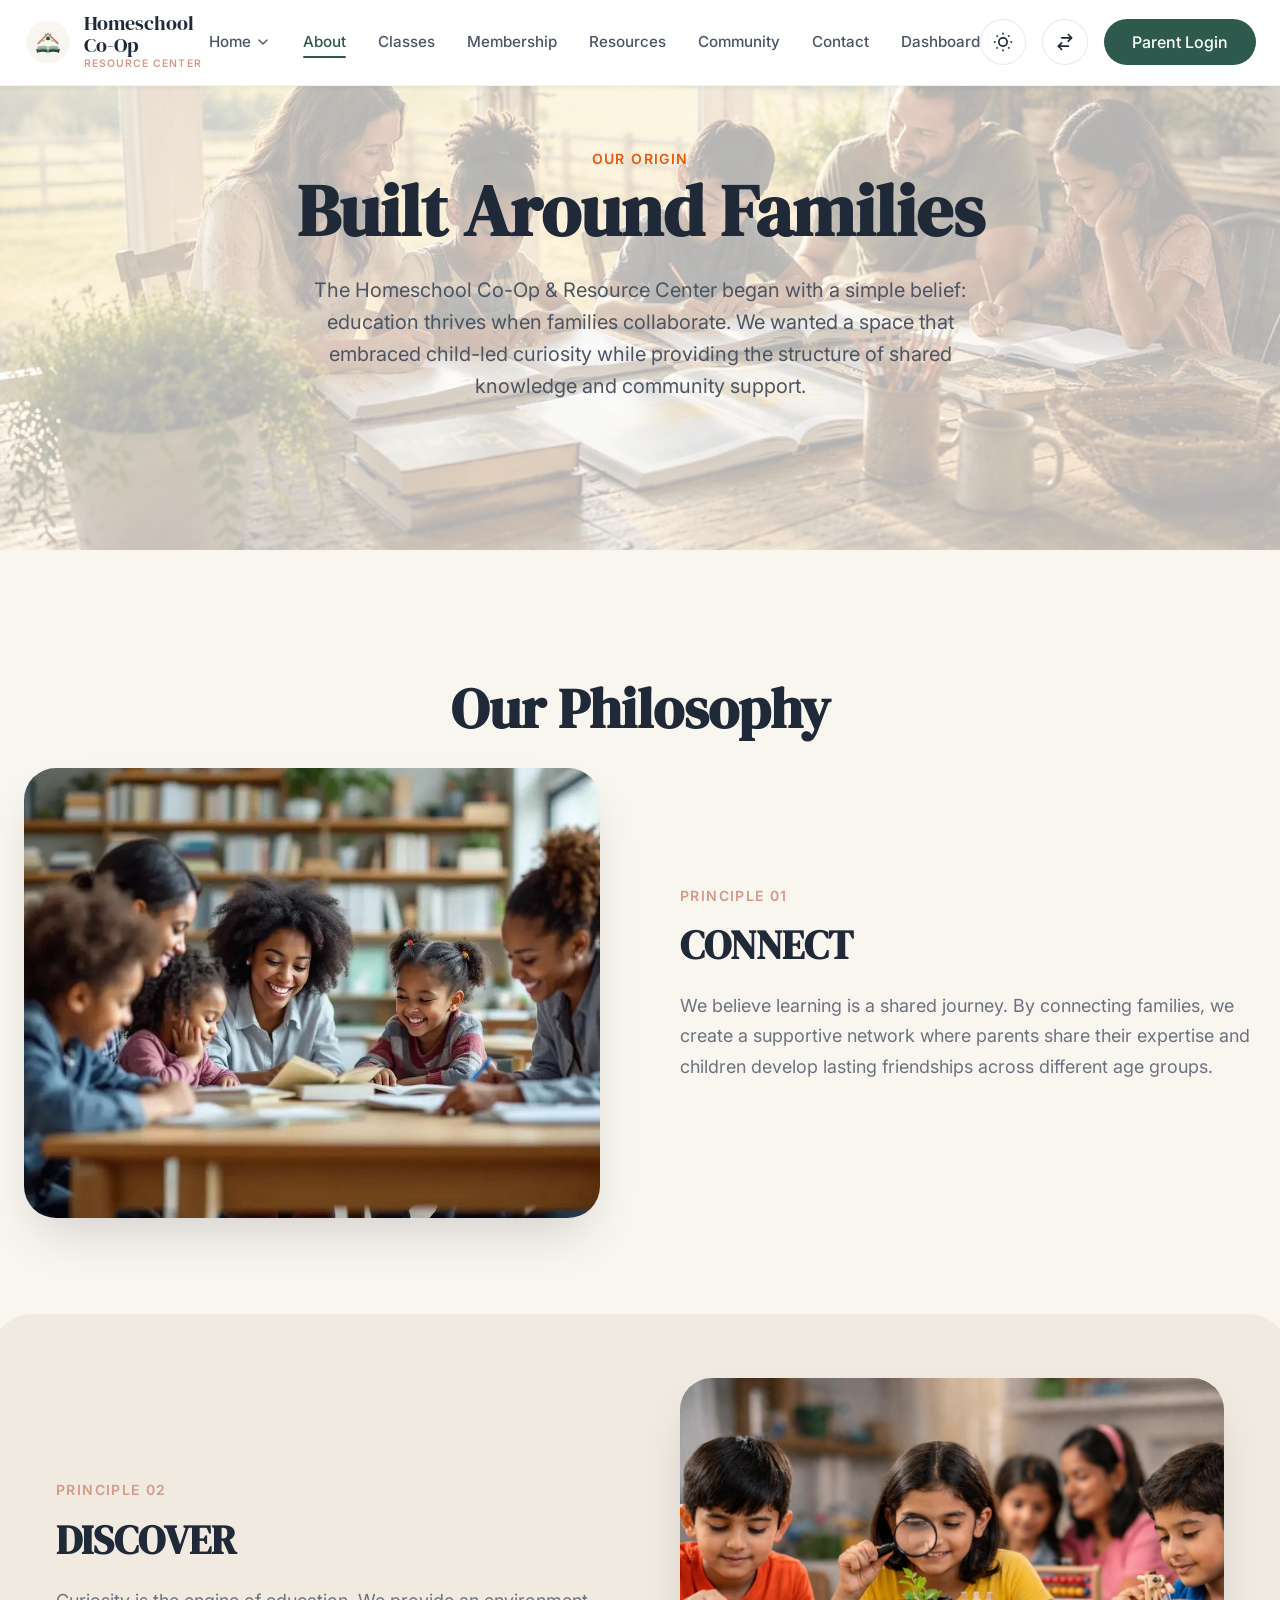
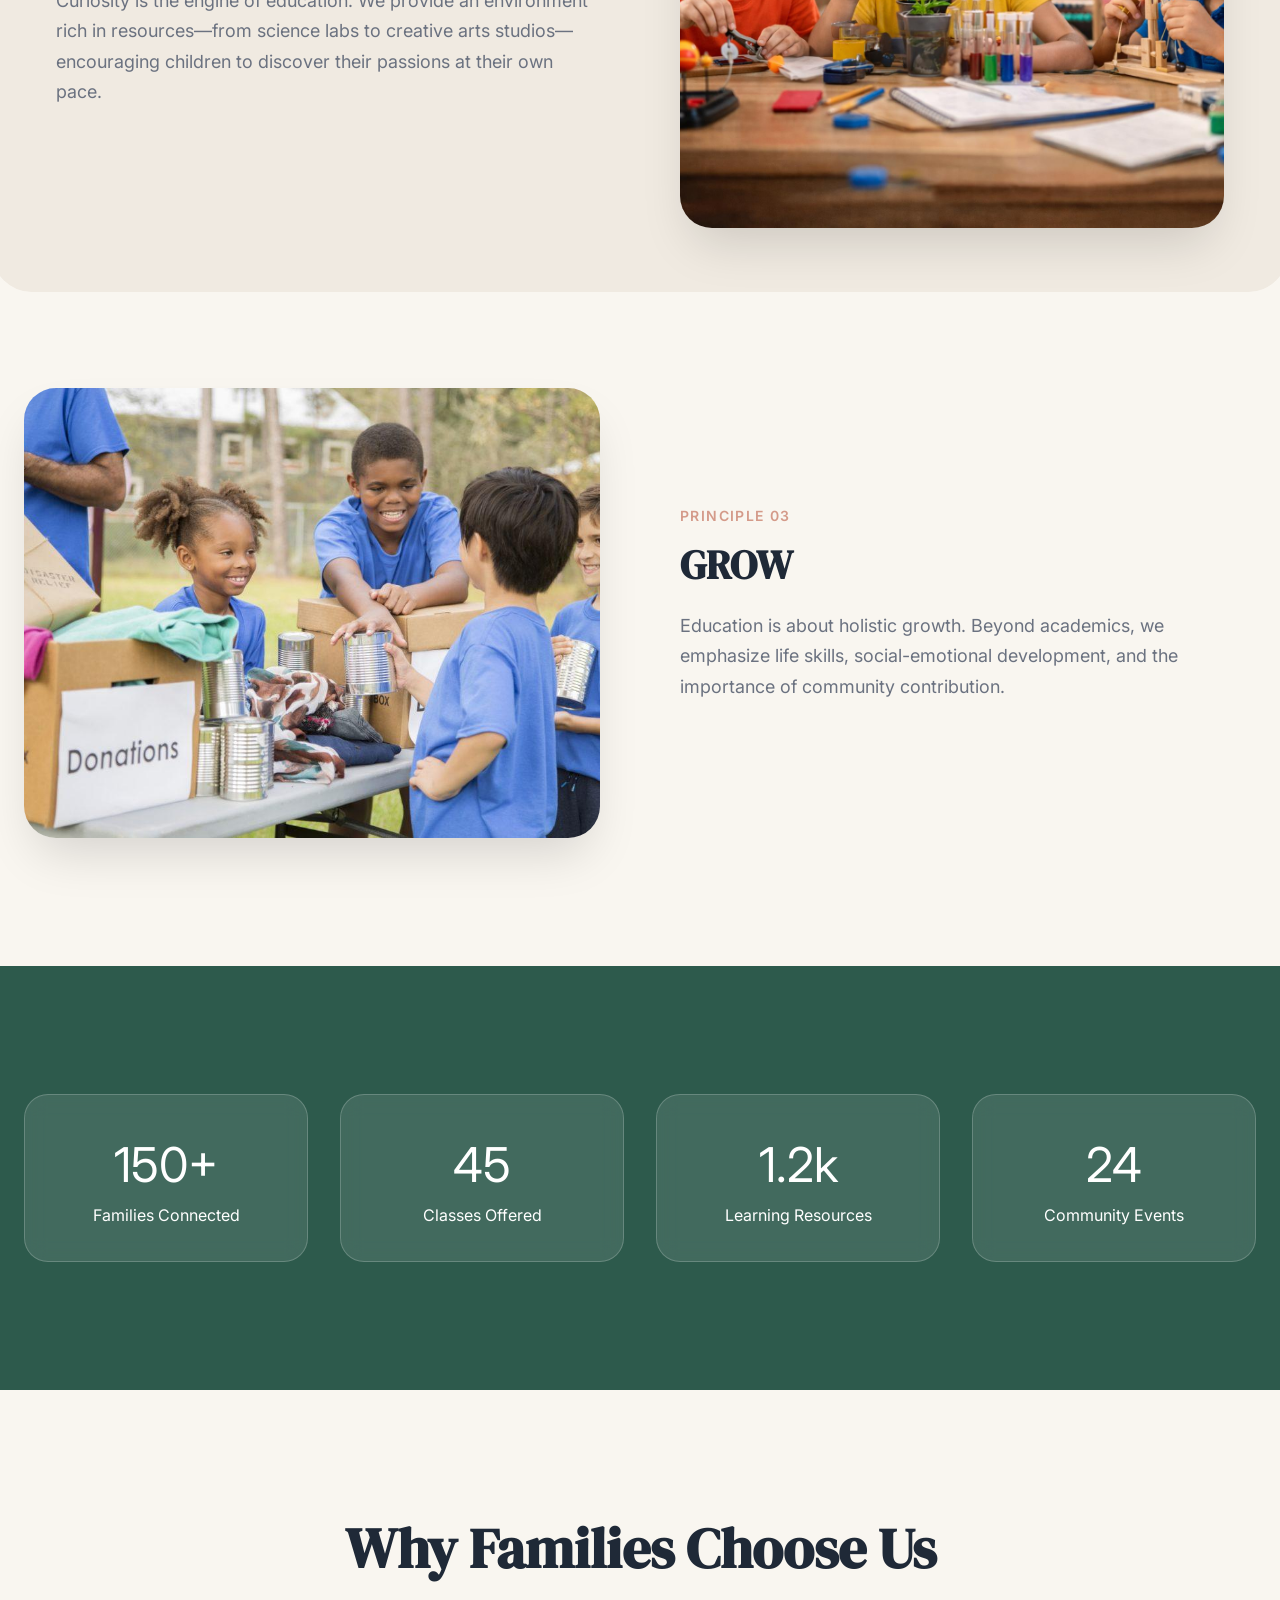
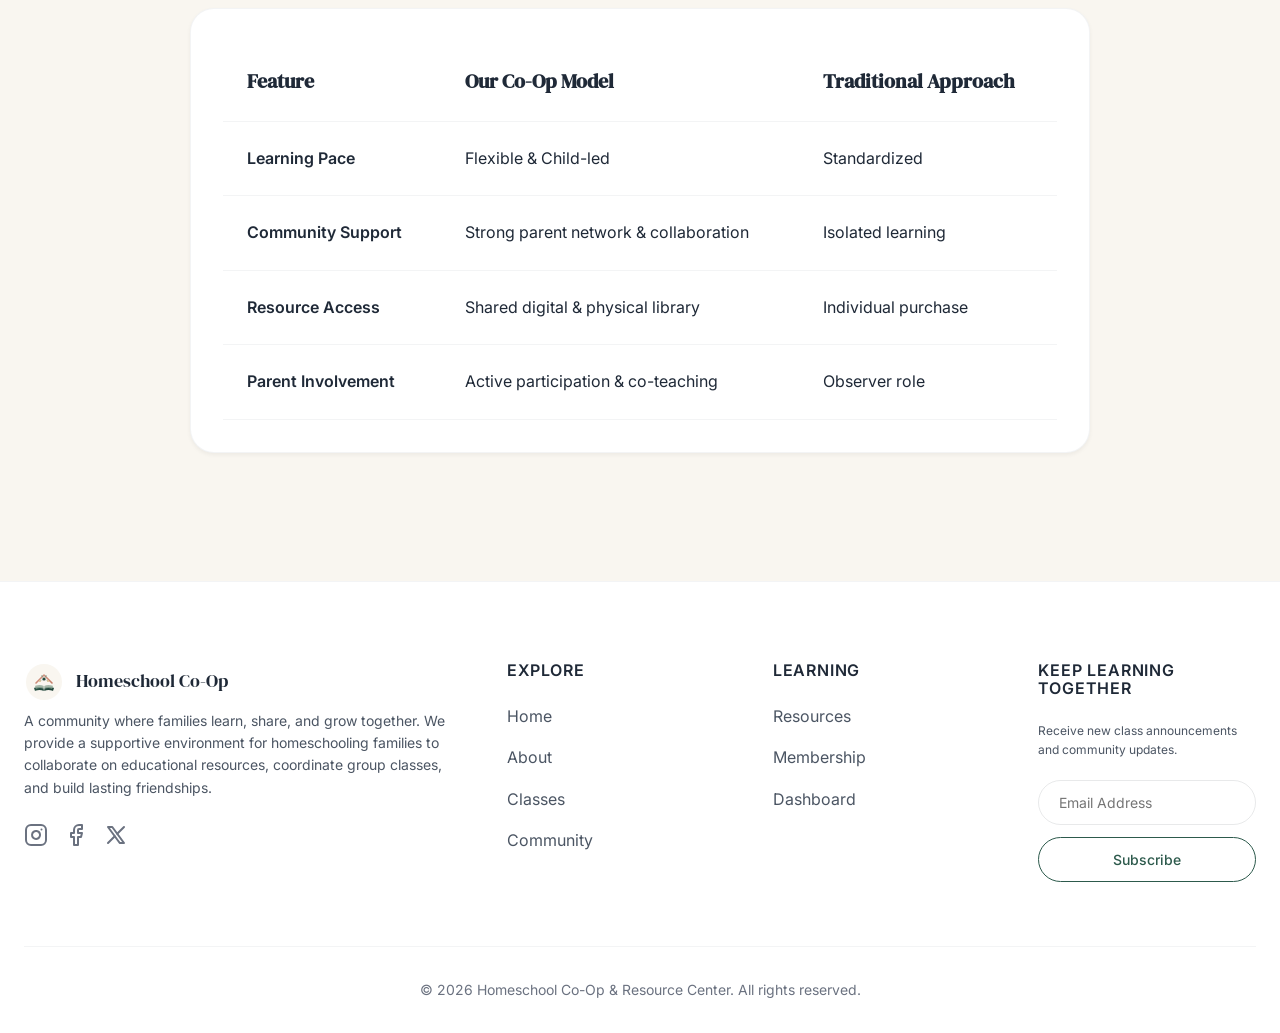
<file: about.html>
<!DOCTYPE html>
<html lang="en" data-theme="light" dir="ltr">
<head>
    <meta charset="UTF-8">
    <meta name="viewport" content="width=device-width, initial-scale=1.0">
    <title>About | Homeschool Co-Op & Resource Center</title>
    <link rel="icon" href="assets/images/logo.svg" type="image/svg+xml">
    <link rel="stylesheet" href="assets/css/style.css">
    <style>

        .philosophy-block {
            display: grid;
            gap: 3rem;
            align-items: center;
            margin-bottom: 6rem;
        }
        .philosophy-img {
            width: 100%;
            height: 450px;
            object-fit: cover;
            border-radius: 32px;
            box-shadow: 0 25px 50px -12px rgba(0,0,0,0.15);
        }
        @media (min-width: 1024px) {
            .philosophy-block { 
                grid-template-columns: 1fr 1fr; 
                gap: 5rem;
            }
            .philosophy-block .content-side { text-align: left; }
            .philosophy-block.reverse .image-side { order: 2; }
            .philosophy-block.reverse .content-side { order: 1; }
        }

        .stats-section {
            background-color: var(--accent-primary);
            color: #fff;
            padding: 8rem 0;
        }
        .floating-stat {
            background: rgba(255,255,255,0.1);
            backdrop-filter: blur(10px);
            -webkit-backdrop-filter: blur(10px);
            border: 1px solid rgba(255,255,255,0.2);
            border-radius: var(--radius-lg);
            padding: 2rem;
            text-align: center;
        }

        .comparison-table {
            width: 100%;
            border-collapse: collapse;
        }
        .comparison-table th, .comparison-table td {
            padding: 1.5rem;
            border-bottom: 1px solid var(--border-light);
            text-align: left;
        }
        [dir="rtl"] .comparison-table th, [dir="rtl"] .comparison-table td { text-align: right; }
        .comparison-table th { font-family: var(--font-heading); font-size: 1.25rem; }
    </style>
</head>
<body>
    <!-- NAVBAR Placeholder (identical to previous) -->
    <nav class="navbar" id="navbar">
        <div class="container nav-container">
            <a href="index.html" class="brand">
                <img src="assets/images/logo.svg" alt="Homeschool Co-Op Logo" class="brand-logo">
                <div class="brand-text-wrapper">
                    <span class="brand-title">Homeschool Co-Op</span>
                    <span class="brand-subtitle">Resource Center</span>
                </div>
            </a>
            <div class="nav-links">
                <div class="nav-item-dropdown">
                    <span class="nav-link " style="display:flex; align-items:center; gap:0.25rem;">Home <svg width="16" height="16" viewBox="0 0 24 24" fill="none" stroke="currentColor" stroke-width="2" stroke-linecap="round" stroke-linejoin="round"><polyline points="6 9 12 15 18 9"></polyline></svg></span>
                    <div class="nav-dropdown-menu">
                        <a href="index.html" class="dropdown-link ">Home 1</a>
                        <a href="home-2.html" class="dropdown-link ">Home 2</a>
                    </div>
                </div>
                <a href="about.html" class="nav-link active">About</a>
                <a href="classes.html" class="nav-link ">Classes</a>
                <a href="membership.html" class="nav-link ">Membership</a>
                <a href="resources.html" class="nav-link ">Resources</a>
                <a href="community.html" class="nav-link ">Community</a>
                <a href="contact.html" class="nav-link ">Contact</a>
                <a href="dashboard.html" class="nav-link ">Dashboard</a>
            </div>
            <div class="nav-actions">
                <button class="btn-icon" id="theme-toggle" aria-label="Toggle Theme">
                    <svg width="20" height="20" viewBox="0 0 24 24" fill="none" stroke="currentColor" stroke-width="2"><circle cx="12" cy="12" r="5"/><line x1="12" y1="1" x2="12" y2="3"/><line x1="12" y1="21" x2="12" y2="23"/><line x1="4.22" y1="4.22" x2="5.64" y2="5.64"/><line x1="18.36" y1="18.36" x2="19.78" y2="19.78"/><line x1="1" y1="12" x2="3" y2="12"/><line x1="21" y1="12" x2="23" y2="12"/><line x1="4.22" y1="19.78" x2="5.64" y2="18.36"/><line x1="18.36" y1="5.64" x2="19.78" y2="4.22"/></svg>
                </button>
                <button class="btn-icon" id="rtl-toggle" aria-label="Toggle RTL">
                    <svg width="20" height="20" viewBox="0 0 24 24" fill="none" stroke="currentColor" stroke-width="2" stroke-linecap="round" stroke-linejoin="round"><path d="M8 7h12m0 0l-4-4m4 4l-4 4m0 6H4m0 0l4 4m-4-4l4-4"></path></svg>
                </button>
                <a href="login.html" class="btn btn-primary">Parent Login</a>
            </div>
            <button class="hamburger" id="hamburger" aria-label="Menu">
                <span></span><span></span><span></span>
            </button>
        </div>
    </nav>

    <!-- MOBILE DRAWER -->
    <div class="mobile-drawer" id="mobile-drawer">
        <div class="mobile-nav-links">
            <div class="mobile-nav-item-dropdown" style="display: flex; flex-direction: column; align-items: center;">
                <button class="mobile-nav-link " id="mobile-home-dropdown-btn" style="display:flex; justify-content:center; align-items:center; gap: 0.5rem; background:none; border:none; cursor:pointer; padding: 0;">
                    <span>Home</span>
                    <svg width="24" height="24" viewBox="0 0 24 24" fill="none" stroke="currentColor" stroke-width="2" stroke-linecap="round" stroke-linejoin="round" class="dropdown-arrow" style="transition: transform 0.3s;"><polyline points="6 9 12 15 18 9"></polyline></svg>
                </button>
                <div class="mobile-nav-dropdown-menu" id="mobile-home-dropdown-menu" style="display: none; flex-direction: column; align-items: center; gap: 1rem; margin-top: 1rem;">
                    <a href="index.html" class="mobile-nav-link " style="font-size: 1.5rem; color: var(--text-secondary);">Home 1</a>
                    <a href="home-2.html" class="mobile-nav-link " style="font-size: 1.5rem; color: var(--text-secondary);">Home 2</a>
                </div>
            </div>
            <a href="about.html" class="mobile-nav-link active">About</a>
            <a href="classes.html" class="mobile-nav-link ">Classes</a>
            <a href="membership.html" class="mobile-nav-link ">Membership</a>
            <a href="resources.html" class="mobile-nav-link ">Resources</a>
            <a href="community.html" class="mobile-nav-link ">Community</a>
            <a href="contact.html" class="mobile-nav-link ">Contact</a>
            <a href="dashboard.html" class="mobile-nav-link ">Dashboard</a>
        </div>
        <div class="mobile-nav-actions" style="display: flex; flex-direction: column; align-items: center; width: 100%; max-width: 250px;">
            <div class="flex gap-6 justify-center" style="margin-bottom: 1rem;">
                <button class="btn-icon" id="mobile-theme-toggle" aria-label="Toggle Theme">
                    <svg width="20" height="20" viewBox="0 0 24 24" fill="none" stroke="currentColor" stroke-width="2"><circle cx="12" cy="12" r="5"/><line x1="12" y1="1" x2="12" y2="3"/><line x1="12" y1="21" x2="12" y2="23"/><line x1="4.22" y1="4.22" x2="5.64" y2="5.64"/><line x1="18.36" y1="18.36" x2="19.78" y2="19.78"/><line x1="1" y1="12" x2="3" y2="12"/><line x1="21" y1="12" x2="23" y2="12"/><line x1="4.22" y1="19.78" x2="5.64" y2="18.36"/><line x1="18.36" y1="5.64" x2="19.78" y2="4.22"/></svg>
                </button>
                <button class="btn-icon" id="mobile-rtl-toggle" aria-label="Toggle RTL">
                    <svg width="20" height="20" viewBox="0 0 24 24" fill="none" stroke="currentColor" stroke-width="2" stroke-linecap="round" stroke-linejoin="round"><path d="M5 10h14" /><path d="M15 6l4 4-4 4" /><path d="M19 14H5" /><path d="M9 10l-4 4 4 4" /></svg>
                </button>
            </div>
            <a href="login.html" class="btn btn-primary" style="width: 100%; justify-content: center;">Parent Login</a>
        </div>
    </div>

    <main>
        <!-- SECTION 01: OUR STORY -->
        <section class="page-hero" style="background-image: url('assets/images/about.png');">
            <div class="container reveal">
                <span class="eyebrow">Our Origin</span>
                <h1>Built Around Families</h1>
                <p>
                    The Homeschool Co-Op & Resource Center began with a simple belief: education thrives when families collaborate. We wanted a space that embraced child-led curiosity while providing the structure of shared knowledge and community support.
                </p>
            </div>
        </section>

        <!-- SECTION 02: OUR PHILOSOPHY -->
        <section class="section-py">
            <div class="container">
                <div class="text-center mb-12 reveal">
                    <h2>Our Philosophy</h2>
                </div>

                <!-- Principle 1: Connect -->
                <div class="philosophy-block reveal reveal-delay-1">
                    <div class="image-side">
                        <img src="assets/images/CONNECT.png" alt="Connect" class="philosophy-img">
                    </div>
                    <div class="content-side text-center md:text-left">
                        <span class="eyebrow" style="margin-bottom: 1rem; display: inline-block;">Principle 01</span>
                        <h3 style="font-size: 2.5rem; margin-bottom: 1.5rem; color: var(--text-primary);">CONNECT</h3>
                        <p style="font-size: 1.125rem; line-height: 1.7; color: var(--text-muted);">We believe learning is a shared journey. By connecting families, we create a supportive network where parents share their expertise and children develop lasting friendships across different age groups.</p>
                    </div>
                </div>

                <!-- Principle 2: Discover -->
                <div class="philosophy-block reverse reveal reveal-delay-2" style="background: var(--bg-secondary); padding: 4rem; border-radius: 40px; margin-left: -2rem; margin-right: -2rem;">
                    <div class="image-side">
                        <img src="assets/images/DISCOVER.png" alt="Discover" class="philosophy-img">
                    </div>
                    <div class="content-side text-center md:text-left">
                        <span class="eyebrow" style="margin-bottom: 1rem; display: inline-block;">Principle 02</span>
                        <h3 style="font-size: 2.5rem; margin-bottom: 1.5rem; color: var(--text-primary);">DISCOVER</h3>
                        <p style="font-size: 1.125rem; line-height: 1.7; color: var(--text-muted);">Curiosity is the engine of education. We provide an environment rich in resources—from science labs to creative arts studios—encouraging children to discover their passions at their own pace.</p>
                    </div>
                </div>

                <!-- Principle 3: Grow -->
                <div class="philosophy-block reveal reveal-delay-3" style="margin-bottom: 0;">
                    <div class="image-side">
                        <img src="assets/images/GROW.png" alt="Grow" class="philosophy-img">
                    </div>
                    <div class="content-side text-center md:text-left">
                        <span class="eyebrow" style="margin-bottom: 1rem; display: inline-block;">Principle 03</span>
                        <h3 style="font-size: 2.5rem; margin-bottom: 1.5rem; color: var(--text-primary);">GROW</h3>
                        <p style="font-size: 1.125rem; line-height: 1.7; color: var(--text-muted);">Education is about holistic growth. Beyond academics, we emphasize life skills, social-emotional development, and the importance of community contribution.</p>
                    </div>
                </div>
            </div>
        </section>

        <!-- SECTION 03: OUR COMMUNITY -->
        <section class="stats-section">
            <div class="container relative z-10">
                <div class="grid md:grid-cols-2 lg:grid-cols-4 gap-8 reveal">
                    <div class="floating-stat">
                        <div class="stat-value" style="font-size: 3rem; color: #fff;">150+</div>
                        <div>Families Connected</div>
                    </div>
                    <div class="floating-stat">
                        <div class="stat-value" style="font-size: 3rem; color: #fff;">45</div>
                        <div>Classes Offered</div>
                    </div>
                    <div class="floating-stat">
                        <div class="stat-value" style="font-size: 3rem; color: #fff;">1.2k</div>
                        <div>Learning Resources</div>
                    </div>
                    <div class="floating-stat">
                        <div class="stat-value" style="font-size: 3rem; color: #fff;">24</div>
                        <div>Community Events</div>
                    </div>
                </div>
            </div>
        </section>

        <!-- SECTION 04: WHY FAMILIES CHOOSE US -->
        <section class="section-py">
            <div class="container reveal">
                <h2 class="text-center mb-12">Why Families Choose Us</h2>
                <div class="card max-w-4xl mx-auto" style="max-width: 900px; margin: 0 auto; overflow-x: auto;">
                    <table class="comparison-table">
                        <thead>
                            <tr>
                                <th>Feature</th>
                                <th>Our Co-Op Model</th>
                                <th>Traditional Approach</th>
                            </tr>
                        </thead>
                        <tbody>
                            <tr>
                                <td><strong>Learning Pace</strong></td>
                                <td>Flexible & Child-led</td>
                                <td>Standardized</td>
                            </tr>
                            <tr>
                                <td><strong>Community Support</strong></td>
                                <td>Strong parent network & collaboration</td>
                                <td>Isolated learning</td>
                            </tr>
                            <tr>
                                <td><strong>Resource Access</strong></td>
                                <td>Shared digital & physical library</td>
                                <td>Individual purchase</td>
                            </tr>
                            <tr>
                                <td><strong>Parent Involvement</strong></td>
                                <td>Active participation & co-teaching</td>
                                <td>Observer role</td>
                            </tr>
                        </tbody>
                    </table>
                </div>
            </div>
        </section>
    </main>

    <!-- FOOTER Placeholder -->
    <!-- FOOTER -->
    <footer class="footer">
        <div class="container">
            <div class="footer-grid">
                <div>
                    <a href="index.html" class="brand mb-6" style="display: inline-flex;">
                        <img src="assets/images/logo.svg" alt="Logo" width="40" height="40">
                        <span class="brand-title" style="font-size: 1.1rem;">Homeschool Co-Op</span>
                    </a>
                    <p class="text-sm" style="line-height: 1.6; margin-bottom: 1.5rem;">A community where families learn, share, and grow together. We provide a supportive environment for homeschooling families to collaborate on educational resources, coordinate group classes, and build lasting friendships.</p>
                    
                    <div class="social-icons" style="display: flex; gap: 1rem;">
                        <a href="#" aria-label="Instagram" style="color: var(--text-muted); transition: color 0.3s ease, transform 0.3s ease; display: inline-flex;" onmouseover="this.style.color='#E1306C'; this.style.transform='scale(1.1)';" onmouseout="this.style.color='var(--text-muted)'; this.style.transform='scale(1)';">
                            <svg width="24" height="24" viewBox="0 0 24 24" fill="none" stroke="currentColor" stroke-width="2" stroke-linecap="round" stroke-linejoin="round"><rect x="2" y="2" width="20" height="20" rx="5" ry="5"></rect><path d="M16 11.37A4 4 0 1 1 12.63 8 4 4 0 0 1 16 11.37z"></path><line x1="17.5" y1="6.5" x2="17.51" y2="6.5"></line></svg>
                        </a>
                        <a href="#" aria-label="Facebook" style="color: var(--text-muted); transition: color 0.3s ease, transform 0.3s ease; display: inline-flex;" onmouseover="this.style.color='#1877F2'; this.style.transform='scale(1.1)';" onmouseout="this.style.color='var(--text-muted)'; this.style.transform='scale(1)';">
                            <svg width="24" height="24" viewBox="0 0 24 24" fill="none" stroke="currentColor" stroke-width="2" stroke-linecap="round" stroke-linejoin="round"><path d="M18 2h-3a5 5 0 0 0-5 5v3H7v4h3v8h4v-8h3l1-4h-4V7a1 1 0 0 1 1-1h3z"></path></svg>
                        </a>
                        <a href="#" aria-label="X (Twitter)" style="color: var(--text-muted); transition: color 0.3s ease, transform 0.3s ease; display: inline-flex;" onmouseover="this.style.color='#000000'; this.style.transform='scale(1.1)';" onmouseout="this.style.color='var(--text-muted)'; this.style.transform='scale(1)';">
                            <svg width="24" height="24" viewBox="0 0 24 24" fill="none" stroke="currentColor" stroke-width="2" stroke-linecap="round" stroke-linejoin="round"><path d="M4 4l11.733 16h4.267l-11.733 -16z"></path><path d="M4 20l6.768 -6.768m2.46 -2.46l6.772 -6.772"></path></svg>
                        </a>
                    </div>
                </div>
                <div>
                    <h4 class="footer-col-title">Explore</h4>
                    <ul class="footer-links">
                        <li><a href="index.html">Home</a></li>
                        <li><a href="about.html">About</a></li>
                        <li><a href="classes.html">Classes</a></li>
                        <li><a href="community.html">Community</a></li>
                    </ul>
                </div>
                <div>
                    <h4 class="footer-col-title">Learning</h4>
                    <ul class="footer-links">
                        <li><a href="resources.html">Resources</a></li>
                        <li><a href="membership.html">Membership</a></li>
                        <li><a href="dashboard.html">Dashboard</a></li>
                    </ul>
                </div>
                <div>
                    <h4 class="footer-col-title">Keep Learning Together</h4>
                    <p class="text-xs mb-4">Receive new class announcements and community updates.</p>
                    <form id="newsletter-form" style="display: flex; flex-direction: column; gap: 0.75rem; width: 100%; max-width: 250px;">
                        <input type="email" placeholder="Email Address" required style="width: 100%; height: 45px; padding: 0 1.25rem; border: 1px solid var(--border); border-radius: 50px; background: transparent; color: var(--text-primary); outline: none; font-family: var(--font-body); font-size: 0.875rem;">
                        <button type="submit" style="width: 100%; height: 45px; padding: 0 1.25rem; border: 1px solid var(--accent-primary); border-radius: 50px; background: transparent; color: var(--accent-primary); font-weight: 500; cursor: pointer; transition: all 0.3s ease; font-family: var(--font-body); font-size: 0.875rem;" onmouseover="this.style.background='var(--accent-primary)'; this.style.color='#fff';" onmouseout="this.style.background='transparent'; this.style.color='var(--accent-primary)';">Subscribe</button>
                    </form>
                </div>
            </div>
            <div class="footer-bottom">
                &copy; 2026 Homeschool Co-Op & Resource Center. All rights reserved.
            </div>
        </div>
    </footer>

    <script src="assets/js/main.js"></script>
    <script src="assets/js/interactions.js"></script>
</body>
</html>
</file>
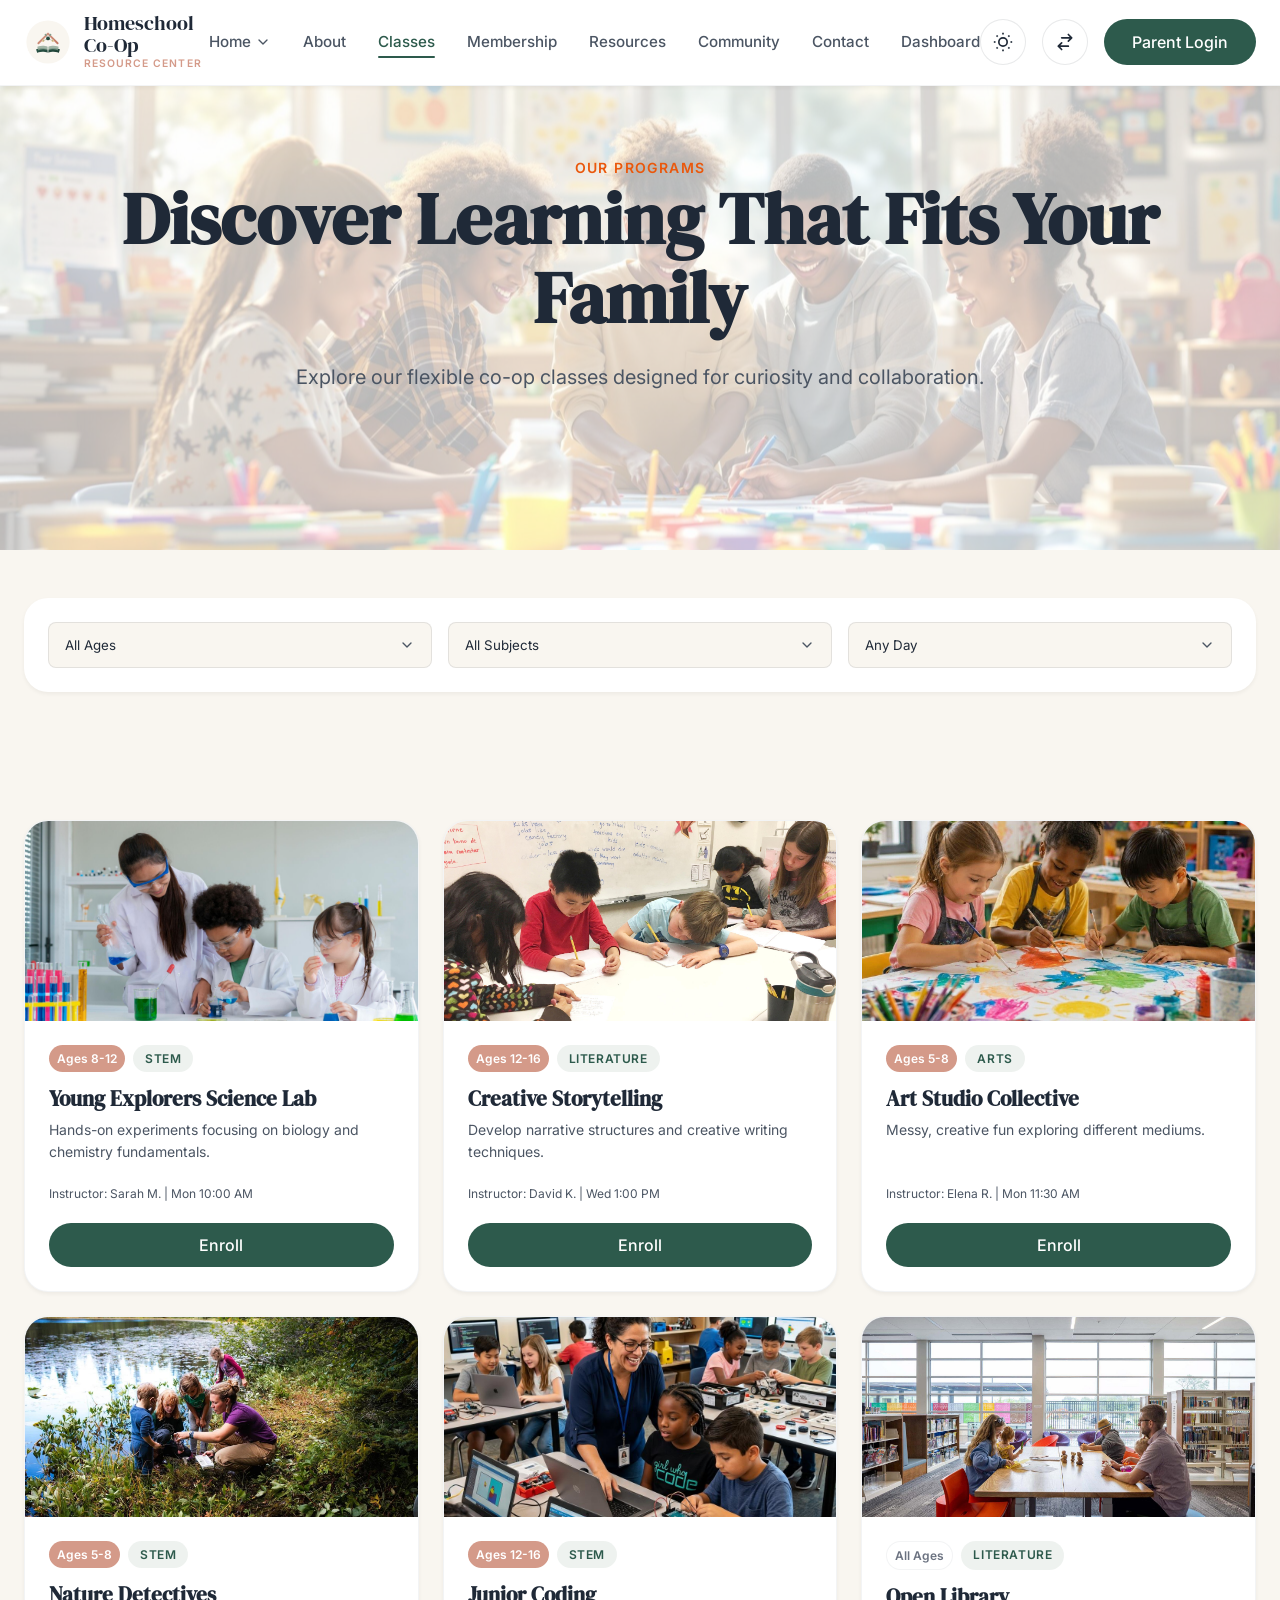
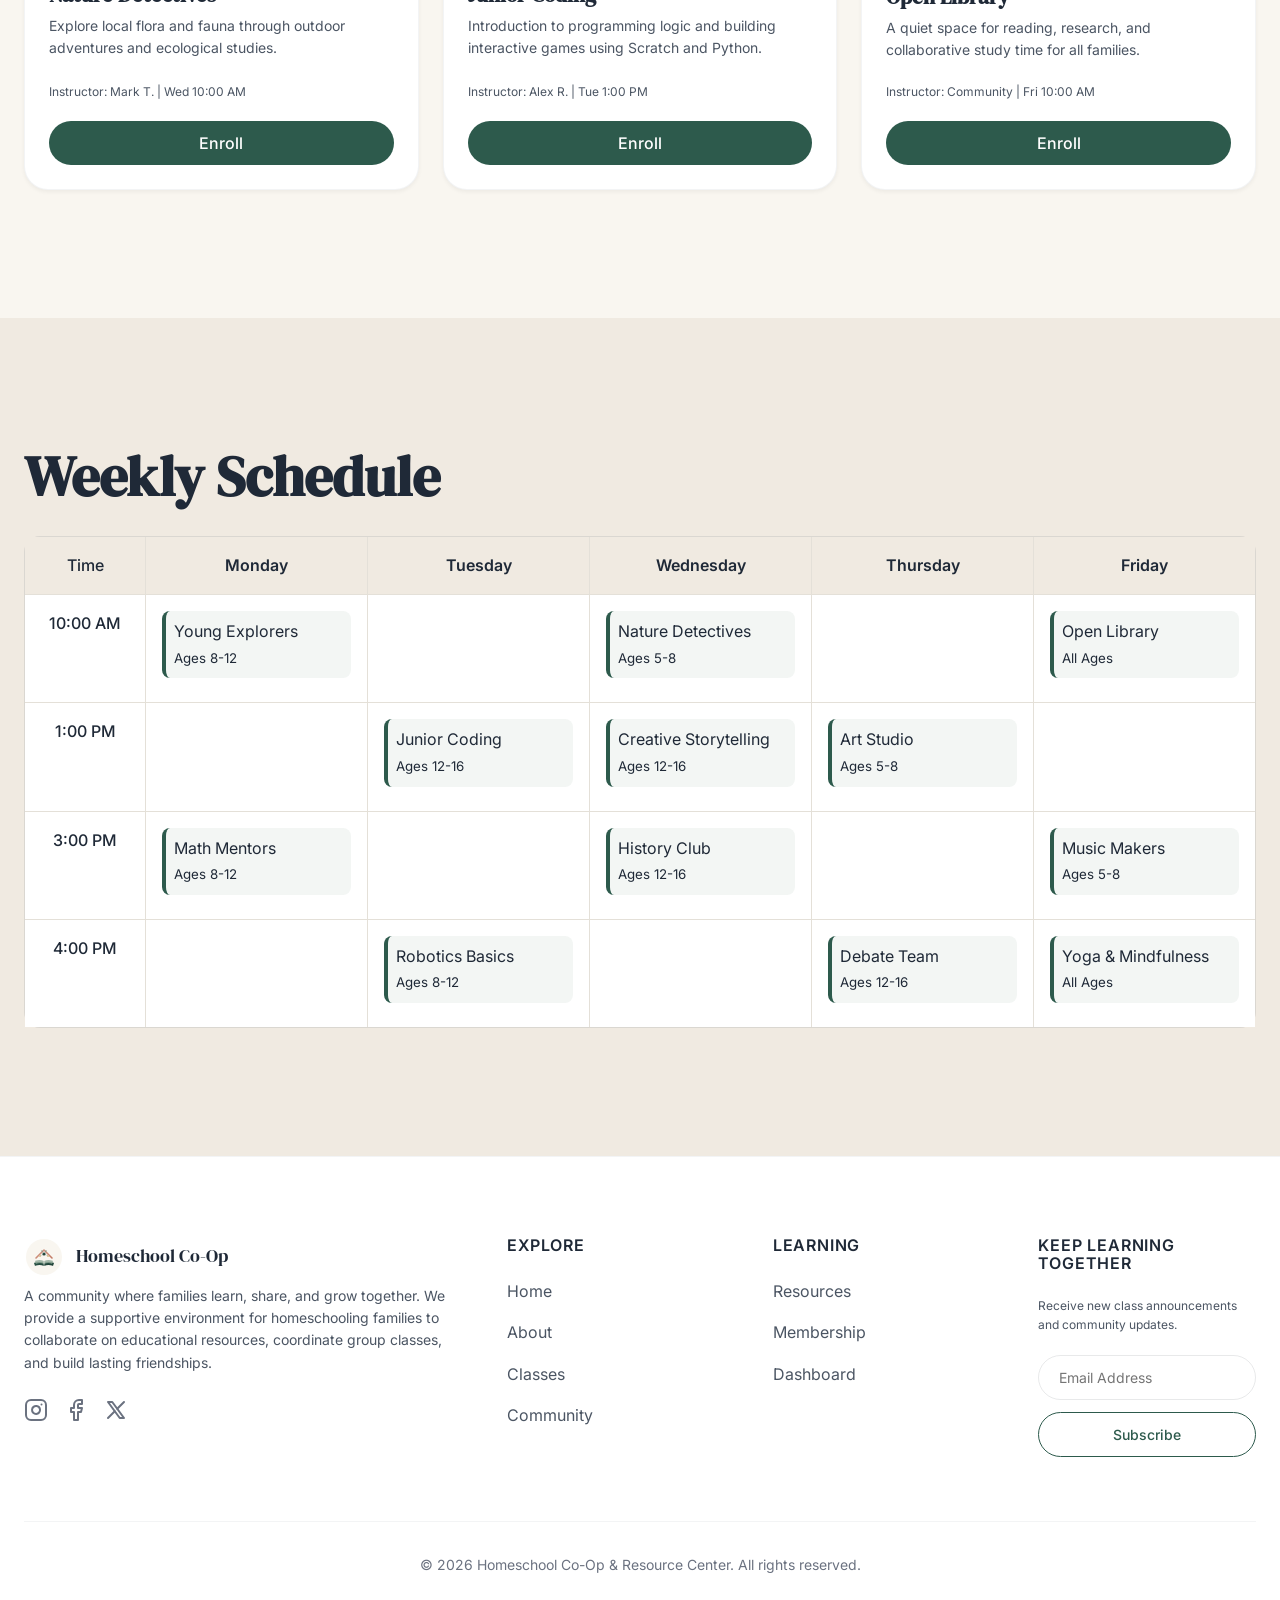
<file: classes.html>
<!DOCTYPE html>
<html lang="en" data-theme="light" dir="ltr">
<head>
    <meta charset="UTF-8">
    <meta name="viewport" content="width=device-width, initial-scale=1.0">
    <title>Classes | Homeschool Co-Op & Resource Center</title>
    <link rel="icon" href="assets/images/logo.svg" type="image/svg+xml">
    <link rel="stylesheet" href="assets/css/style.css">
    <style>

        .filter-bar {
            display: flex;
            gap: 1rem;
            flex-wrap: wrap;
            padding: 1.5rem;
            background: var(--bg-surface);
            border-radius: var(--radius-lg);
            box-shadow: var(--shadow-sm);
            margin-top: 3rem;
            position: relative;
            z-index: 10;
        }
        .filter-select {
            flex: 1;
            min-width: 150px;
        }

        .class-card {
            display: flex;
            flex-direction: column;
            background: var(--bg-surface);
            border-radius: var(--radius-lg);
            overflow: hidden;
            box-shadow: var(--shadow-sm);
            transition: var(--transition);
            border: 1px solid var(--border-light);
        }
        .class-card:hover { transform: translateY(-5px); box-shadow: var(--shadow-md); }
        .class-img { height: 200px; width: 100%; object-fit: cover; }
        .class-body { padding: 1.5rem; flex: 1; display: flex; flex-direction: column; }
        .class-meta { display: flex; gap: 0.5rem; flex-wrap: wrap; margin-bottom: 1rem; }
        .class-card h3 {
            font-size: 1.3rem;
            white-space: nowrap;
            overflow: hidden;
            text-overflow: ellipsis;
            margin-bottom: 0.5rem;
        }
        .mt-auto { margin-top: auto !important; }

        .schedule-wrapper { overflow-x: auto; }
        .schedule-grid {
            display: grid;
            grid-template-columns: 120px repeat(5, minmax(150px, 1fr));
            gap: 1px;
            background: var(--border-light);
            border: 1px solid var(--border-light);
            border-radius: var(--radius-md);
        }
        .schedule-grid > .schedule-cell:nth-child(6n + 1) {
            white-space: nowrap;
            font-weight: 500;
        }
        @media (max-width: 768px) {
            .schedule-grid { display: flex; flex-direction: column; gap: 0.5rem; background: transparent; border: none; }
            .schedule-header { display: none; }
            .schedule-cell:empty { display: none; }
            .schedule-grid > .schedule-cell:nth-child(6n + 1) {
                background: transparent;
                font-weight: 600;
                font-size: 1.1rem;
                padding: 1.5rem 0.5rem 0.25rem 0.5rem;
                text-align: left;
            }
            .schedule-cell:not(:nth-child(6n + 1)) {
                padding: 0;
                background: transparent;
            }
            .schedule-item { margin-bottom: 0; }
        }
        .schedule-cell { background: var(--bg-surface); padding: 1rem; text-align: center; }
        .schedule-header { font-weight: 600; background: var(--bg-secondary); }
        .schedule-item { background: rgba(142,168,150,0.1); border-left: 4px solid var(--accent-primary); padding: 0.5rem; margin-bottom: 0.5rem; border-radius: var(--radius-sm); text-align: left; }
        [dir="rtl"] .schedule-item { border-left: none; border-right: 4px solid var(--accent-primary); text-align: right; }
        
        @media (min-width: 769px) {
            .mobile-day { display: none; }
        }
    </style>
</head>
<body>
    <!-- NAVBAR (Re-use structure) -->
    <nav class="navbar" id="navbar">
        <div class="container nav-container">
            <a href="index.html" class="brand">
                <img src="assets/images/logo.svg" alt="Homeschool Co-Op Logo" class="brand-logo">
                <div class="brand-text-wrapper">
                    <span class="brand-title">Homeschool Co-Op</span>
                    <span class="brand-subtitle">Resource Center</span>
                </div>
            </a>
            <div class="nav-links">
                <div class="nav-item-dropdown">
                    <span class="nav-link " style="display:flex; align-items:center; gap:0.25rem;">Home <svg width="16" height="16" viewBox="0 0 24 24" fill="none" stroke="currentColor" stroke-width="2" stroke-linecap="round" stroke-linejoin="round"><polyline points="6 9 12 15 18 9"></polyline></svg></span>
                    <div class="nav-dropdown-menu">
                        <a href="index.html" class="dropdown-link ">Home 1</a>
                        <a href="home-2.html" class="dropdown-link ">Home 2</a>
                    </div>
                </div>
                <a href="about.html" class="nav-link ">About</a>
                <a href="classes.html" class="nav-link active">Classes</a>
                <a href="membership.html" class="nav-link ">Membership</a>
                <a href="resources.html" class="nav-link ">Resources</a>
                <a href="community.html" class="nav-link ">Community</a>
                <a href="contact.html" class="nav-link ">Contact</a>
                <a href="dashboard.html" class="nav-link ">Dashboard</a>
            </div>
            <div class="nav-actions">
                <button class="btn-icon" id="theme-toggle" aria-label="Toggle Theme">
                    <svg width="20" height="20" viewBox="0 0 24 24" fill="none" stroke="currentColor" stroke-width="2"><circle cx="12" cy="12" r="5"/><line x1="12" y1="1" x2="12" y2="3"/><line x1="12" y1="21" x2="12" y2="23"/><line x1="4.22" y1="4.22" x2="5.64" y2="5.64"/><line x1="18.36" y1="18.36" x2="19.78" y2="19.78"/><line x1="1" y1="12" x2="3" y2="12"/><line x1="21" y1="12" x2="23" y2="12"/><line x1="4.22" y1="19.78" x2="5.64" y2="18.36"/><line x1="18.36" y1="5.64" x2="19.78" y2="4.22"/></svg>
                </button>
                <button class="btn-icon" id="rtl-toggle" aria-label="Toggle RTL">
                    <svg width="20" height="20" viewBox="0 0 24 24" fill="none" stroke="currentColor" stroke-width="2" stroke-linecap="round" stroke-linejoin="round"><path d="M8 7h12m0 0l-4-4m4 4l-4 4m0 6H4m0 0l4 4m-4-4l4-4"></path></svg>
                </button>
                <a href="login.html" class="btn btn-primary">Parent Login</a>
            </div>
            <button class="hamburger" id="hamburger" aria-label="Menu">
                <span></span><span></span><span></span>
            </button>
        </div>
    </nav>

    <!-- MOBILE DRAWER -->
    <div class="mobile-drawer" id="mobile-drawer">
        <div class="mobile-nav-links">
            <div class="mobile-nav-item-dropdown" style="display: flex; flex-direction: column; align-items: center;">
                <button class="mobile-nav-link active" id="mobile-home-dropdown-btn" style="display:flex; justify-content:center; align-items:center; gap: 0.5rem; background:none; border:none; cursor:pointer; padding: 0;">
                    <span>Home</span>
                    <svg width="24" height="24" viewBox="0 0 24 24" fill="none" stroke="currentColor" stroke-width="2" stroke-linecap="round" stroke-linejoin="round" class="dropdown-arrow" style="transition: transform 0.3s;"><polyline points="6 9 12 15 18 9"></polyline></svg>
                </button>
                <div class="mobile-nav-dropdown-menu" id="mobile-home-dropdown-menu" style="display: none; flex-direction: column; align-items: center; gap: 1rem; margin-top: 1rem;">
                    <a href="index.html" class="mobile-nav-link active" style="font-size: 1.5rem; color: var(--text-secondary);">Home 1</a>
                    <a href="home-2.html" class="mobile-nav-link " style="font-size: 1.5rem; color: var(--text-secondary);">Home 2</a>
                </div>
            </div>
            <a href="about.html" class="mobile-nav-link ">About</a>
            <a href="classes.html" class="mobile-nav-link ">Classes</a>
            <a href="membership.html" class="mobile-nav-link ">Membership</a>
            <a href="resources.html" class="mobile-nav-link ">Resources</a>
            <a href="community.html" class="mobile-nav-link ">Community</a>
            <a href="contact.html" class="mobile-nav-link ">Contact</a>
            <a href="dashboard.html" class="mobile-nav-link ">Dashboard</a>
        </div>
        <div class="mobile-nav-actions" style="display: flex; flex-direction: column; align-items: center; width: 100%; max-width: 250px;">
            <div class="flex gap-6 justify-center" style="margin-bottom: 1rem;">
                <button class="btn-icon" id="mobile-theme-toggle" aria-label="Toggle Theme">
                    <svg width="20" height="20" viewBox="0 0 24 24" fill="none" stroke="currentColor" stroke-width="2"><circle cx="12" cy="12" r="5"/><line x1="12" y1="1" x2="12" y2="3"/><line x1="12" y1="21" x2="12" y2="23"/><line x1="4.22" y1="4.22" x2="5.64" y2="5.64"/><line x1="18.36" y1="18.36" x2="19.78" y2="19.78"/><line x1="1" y1="12" x2="3" y2="12"/><line x1="21" y1="12" x2="23" y2="12"/><line x1="4.22" y1="19.78" x2="5.64" y2="18.36"/><line x1="18.36" y1="5.64" x2="19.78" y2="4.22"/></svg>
                </button>
                <button class="btn-icon" id="mobile-rtl-toggle" aria-label="Toggle RTL">
                    <svg width="20" height="20" viewBox="0 0 24 24" fill="none" stroke="currentColor" stroke-width="2" stroke-linecap="round" stroke-linejoin="round"><path d="M5 10h14" /><path d="M15 6l4 4-4 4" /><path d="M19 14H5" /><path d="M9 10l-4 4 4 4" /></svg>
                </button>
            </div>
            <a href="login.html" class="btn btn-primary" style="width: 100%; justify-content: center;">Parent Login</a>
        </div>
    </div>

    <main>


    <main>
        <!-- SECTION 01: HERO -->
        <section class="page-hero" style="background-image: url('assets/images/classes.png');">
            <div class="container reveal">
                <span class="eyebrow">Our Programs</span>
                <h1>Discover Learning That Fits Your Family</h1>
                <p>Explore our flexible co-op classes designed for curiosity and collaboration.</p>
            </div>
        </section>

        <!-- SECTION 02: CLASS EXPLORER (FILTERS) -->
        <div class="container relative z-10 reveal">
            <div class="filter-bar">
                <select class="form-control filter-select" id="filter-age">
                    <option value="all">All Ages</option>
                    <option value="5-8">Ages 5-8</option>
                    <option value="8-12">Ages 8-12</option>
                    <option value="12-16">Ages 12-16</option>
                </select>
                <select class="form-control filter-select" id="filter-subject">
                    <option value="all">All Subjects</option>
                    <option value="stem">STEM</option>
                    <option value="arts">Arts</option>
                    <option value="literature">Literature</option>
                </select>
                <select class="form-control filter-select" id="filter-day">
                    <option value="all">Any Day</option>
                    <option value="monday">Monday</option>
                    <option value="wednesday">Wednesday</option>
                </select>
            </div>
        </div>

        <!-- SECTION 03: FEATURED CLASSES -->
        <section class="section-py">
            <div class="container">
                <div class="grid md:grid-cols-2 lg:grid-cols-3 gap-6" id="class-grid">
                    <!-- Class 1 -->
                    <div class="class-card reveal" data-age="8-12" data-subject="stem" data-day="monday">
                        <img src="assets/images/Young Explorers Science Lab.png" class="class-img" alt="Science">
                        <div class="class-body">
                            <div class="class-meta">
                                <span class="badge">Ages 8-12</span>
                                <span class="tag">STEM</span>
                            </div>
                            <h3>Young Explorers Science Lab</h3>
                            <p class="text-sm">Hands-on experiments focusing on biology and chemistry fundamentals.</p>
                            <div class="mt-auto">
                                <p class="text-xs text-muted mb-4">Instructor: Sarah M. | Mon 10:00 AM</p>
                                <button class="btn btn-primary" data-modal-target="modal-enroll" style="width: 100%;">Enroll</button>
                            </div>
                        </div>
                    </div>
                    <!-- Class 2 -->
                    <div class="class-card reveal reveal-delay-1" data-age="12-16" data-subject="literature" data-day="wednesday">
                        <img src="assets/images/Creative Storytelling.png" class="class-img" alt="Literature">
                        <div class="class-body">
                            <div class="class-meta">
                                <span class="badge">Ages 12-16</span>
                                <span class="tag">Literature</span>
                            </div>
                            <h3>Creative Storytelling</h3>
                            <p class="text-sm">Develop narrative structures and creative writing techniques.</p>
                            <div class="mt-auto">
                                <p class="text-xs text-muted mb-4">Instructor: David K. | Wed 1:00 PM</p>
                                <button class="btn btn-primary" data-modal-target="modal-enroll" style="width: 100%;">Enroll</button>
                            </div>
                        </div>
                    </div>
                    <!-- Class 3 -->
                    <div class="class-card reveal reveal-delay-2" data-age="5-8" data-subject="arts" data-day="monday">
                        <img src="assets/images/Art Studio Collective.png" class="class-img" alt="Art">
                        <div class="class-body">
                            <div class="class-meta">
                                <span class="badge">Ages 5-8</span>
                                <span class="tag">Arts</span>
                            </div>
                            <h3>Art Studio Collective</h3>
                            <p class="text-sm">Messy, creative fun exploring different mediums.</p>
                            <div class="mt-auto">
                                <p class="text-xs text-muted mb-4">Instructor: Elena R. | Mon 11:30 AM</p>
                                <button class="btn btn-primary" data-modal-target="modal-enroll" style="width: 100%;">Enroll</button>
                            </div>
                        </div>
                    </div>
                    <!-- Class 4 -->
                    <div class="class-card reveal" data-age="5-8" data-subject="stem" data-day="wednesday">
                        <img src="assets/images/Nature Detectives.png" class="class-img" alt="Nature">
                        <div class="class-body">
                            <div class="class-meta">
                                <span class="badge">Ages 5-8</span>
                                <span class="tag">STEM</span>
                            </div>
                            <h3>Nature Detectives</h3>
                            <p class="text-sm">Explore local flora and fauna through outdoor adventures and ecological studies.</p>
                            <div class="mt-auto">
                                <p class="text-xs text-muted mb-4">Instructor: Mark T. | Wed 10:00 AM</p>
                                <button class="btn btn-primary" data-modal-target="modal-enroll" style="width: 100%;">Enroll</button>
                            </div>
                        </div>
                    </div>
                    <!-- Class 5 -->
                    <div class="class-card reveal reveal-delay-1" data-age="12-16" data-subject="stem" data-day="tuesday">
                        <img src="assets/images/Junior Coding.png" class="class-img" alt="Coding">
                        <div class="class-body">
                            <div class="class-meta">
                                <span class="badge">Ages 12-16</span>
                                <span class="tag">STEM</span>
                            </div>
                            <h3>Junior Coding</h3>
                            <p class="text-sm">Introduction to programming logic and building interactive games using Scratch and Python.</p>
                            <div class="mt-auto">
                                <p class="text-xs text-muted mb-4">Instructor: Alex R. | Tue 1:00 PM</p>
                                <button class="btn btn-primary" data-modal-target="modal-enroll" style="width: 100%;">Enroll</button>
                            </div>
                        </div>
                    </div>
                    <!-- Class 6 -->
                    <div class="class-card reveal reveal-delay-2" data-age="all" data-subject="literature" data-day="friday">
                        <img src="assets/images/Open Library.png" class="class-img" alt="Library">
                        <div class="class-body">
                            <div class="class-meta">
                                <span class="badge" style="background: var(--bg-surface); border: 1px solid var(--border-light); color: var(--text-muted);">All Ages</span>
                                <span class="tag">Literature</span>
                            </div>
                            <h3>Open Library</h3>
                            <p class="text-sm">A quiet space for reading, research, and collaborative study time for all families.</p>
                            <div class="mt-auto">
                                <p class="text-xs text-muted mb-4">Instructor: Community | Fri 10:00 AM</p>
                                <button class="btn btn-primary" data-modal-target="modal-enroll" style="width: 100%;">Enroll</button>
                            </div>
                        </div>
                    </div>
                </div>
            </div>
        </section>

        <!-- SECTION 04: WEEKLY SCHEDULE -->
        <section class="section-py" style="background: var(--bg-secondary);">
            <div class="container reveal">
                <h2 class="mb-8">Weekly Schedule</h2>
                <div class="schedule-wrapper">
                    <div class="schedule-grid">
                        <!-- Headers -->
                        <div class="schedule-cell schedule-header">Time</div>
                        <div class="schedule-cell schedule-header">Monday</div>
                        <div class="schedule-cell schedule-header">Tuesday</div>
                        <div class="schedule-cell schedule-header">Wednesday</div>
                        <div class="schedule-cell schedule-header">Thursday</div>
                        <div class="schedule-cell schedule-header">Friday</div>
                        
                        <!-- Row 1 -->
                        <div class="schedule-cell">10:00 AM</div>
                        <div class="schedule-cell">
                            <div class="schedule-item">Young Explorers<br><small><span class="mobile-day">Mon &bull; </span>Ages 8-12</small></div>
                        </div>
                        <div class="schedule-cell"></div>
                        <div class="schedule-cell">
                            <div class="schedule-item">Nature Detectives<br><small><span class="mobile-day">Wed &bull; </span>Ages 5-8</small></div>
                        </div>
                        <div class="schedule-cell"></div>
                        <div class="schedule-cell">
                            <div class="schedule-item">Open Library<br><small><span class="mobile-day">Fri &bull; </span>All Ages</small></div>
                        </div>

                        <!-- Row 2 -->
                        <div class="schedule-cell">1:00 PM</div>
                        <div class="schedule-cell"></div>
                        <div class="schedule-cell">
                            <div class="schedule-item">Junior Coding<br><small><span class="mobile-day">Tue &bull; </span>Ages 12-16</small></div>
                        </div>
                        <div class="schedule-cell">
                            <div class="schedule-item">Creative Storytelling<br><small><span class="mobile-day">Wed &bull; </span>Ages 12-16</small></div>
                        </div>
                        <div class="schedule-cell">
                            <div class="schedule-item">Art Studio<br><small><span class="mobile-day">Thu &bull; </span>Ages 5-8</small></div>
                        </div>
                        <div class="schedule-cell"></div>

                        <!-- Row 3 -->
                        <div class="schedule-cell">3:00 PM</div>
                        <div class="schedule-cell">
                            <div class="schedule-item">Math Mentors<br><small><span class="mobile-day">Mon &bull; </span>Ages 8-12</small></div>
                        </div>
                        <div class="schedule-cell"></div>
                        <div class="schedule-cell">
                            <div class="schedule-item">History Club<br><small><span class="mobile-day">Wed &bull; </span>Ages 12-16</small></div>
                        </div>
                        <div class="schedule-cell"></div>
                        <div class="schedule-cell">
                            <div class="schedule-item">Music Makers<br><small><span class="mobile-day">Fri &bull; </span>Ages 5-8</small></div>
                        </div>

                        <!-- Row 4 -->
                        <div class="schedule-cell">4:00 PM</div>
                        <div class="schedule-cell"></div>
                        <div class="schedule-cell">
                            <div class="schedule-item">Robotics Basics<br><small><span class="mobile-day">Tue &bull; </span>Ages 8-12</small></div>
                        </div>
                        <div class="schedule-cell"></div>
                        <div class="schedule-cell">
                            <div class="schedule-item">Debate Team<br><small><span class="mobile-day">Thu &bull; </span>Ages 12-16</small></div>
                        </div>
                        <div class="schedule-cell">
                            <div class="schedule-item">Yoga & Mindfulness<br><small><span class="mobile-day">Fri &bull; </span>All Ages</small></div>
                        </div>
                    </div>
                </div>
            </div>
        </section>
    </main>

    <!-- SECTION 05: ENROLLMENT MODAL -->
    <div class="modal-overlay" id="modal-enroll">
        <div class="modal-content">
            <button class="modal-close">&times;</button>
            <h3 class="mb-4">Class Enrollment</h3>
            <form>
                <div class="form-group">
                    <label class="form-label">Parent Name</label>
                    <input type="text" class="form-control" required>
                </div>
                <div class="form-group">
                    <label class="form-label">Child Name & Age</label>
                    <input type="text" class="form-control" required>
                </div>
                <div class="form-group">
                    <label class="form-label">Select Class</label>
                    <select class="form-control">
                        <option>Young Explorers Science Lab</option>
                        <option>Creative Storytelling</option>
                        <option>Art Studio Collective</option>
                        <option>Nature Detectives</option>
                        <option>Junior Coding</option>
                        <option>Open Library</option>
                    </select>
                </div>
                <div class="form-group">
                    <label class="form-label">Notes / Accommodations</label>
                    <input type="text" class="form-control">
                </div>
                <button type="submit" class="btn btn-primary" style="width: 100%;">Continue Enrollment</button>
            </form>
        </div>
    </div>

    <!-- FOOTER Placeholder -->
    <!-- FOOTER -->
    <footer class="footer">
        <div class="container">
            <div class="footer-grid">
                <div>
                    <a href="index.html" class="brand mb-6" style="display: inline-flex;">
                        <img src="assets/images/logo.svg" alt="Logo" width="40" height="40">
                        <span class="brand-title" style="font-size: 1.1rem;">Homeschool Co-Op</span>
                    </a>
                    <p class="text-sm" style="line-height: 1.6; margin-bottom: 1.5rem;">A community where families learn, share, and grow together. We provide a supportive environment for homeschooling families to collaborate on educational resources, coordinate group classes, and build lasting friendships.</p>
                    
                    <div class="social-icons" style="display: flex; gap: 1rem;">
                        <a href="#" aria-label="Instagram" style="color: var(--text-muted); transition: color 0.3s ease, transform 0.3s ease; display: inline-flex;" onmouseover="this.style.color='#E1306C'; this.style.transform='scale(1.1)';" onmouseout="this.style.color='var(--text-muted)'; this.style.transform='scale(1)';">
                            <svg width="24" height="24" viewBox="0 0 24 24" fill="none" stroke="currentColor" stroke-width="2" stroke-linecap="round" stroke-linejoin="round"><rect x="2" y="2" width="20" height="20" rx="5" ry="5"></rect><path d="M16 11.37A4 4 0 1 1 12.63 8 4 4 0 0 1 16 11.37z"></path><line x1="17.5" y1="6.5" x2="17.51" y2="6.5"></line></svg>
                        </a>
                        <a href="#" aria-label="Facebook" style="color: var(--text-muted); transition: color 0.3s ease, transform 0.3s ease; display: inline-flex;" onmouseover="this.style.color='#1877F2'; this.style.transform='scale(1.1)';" onmouseout="this.style.color='var(--text-muted)'; this.style.transform='scale(1)';">
                            <svg width="24" height="24" viewBox="0 0 24 24" fill="none" stroke="currentColor" stroke-width="2" stroke-linecap="round" stroke-linejoin="round"><path d="M18 2h-3a5 5 0 0 0-5 5v3H7v4h3v8h4v-8h3l1-4h-4V7a1 1 0 0 1 1-1h3z"></path></svg>
                        </a>
                        <a href="#" aria-label="X (Twitter)" style="color: var(--text-muted); transition: color 0.3s ease, transform 0.3s ease; display: inline-flex;" onmouseover="this.style.color='#000000'; this.style.transform='scale(1.1)';" onmouseout="this.style.color='var(--text-muted)'; this.style.transform='scale(1)';">
                            <svg width="24" height="24" viewBox="0 0 24 24" fill="none" stroke="currentColor" stroke-width="2" stroke-linecap="round" stroke-linejoin="round"><path d="M4 4l11.733 16h4.267l-11.733 -16z"></path><path d="M4 20l6.768 -6.768m2.46 -2.46l6.772 -6.772"></path></svg>
                        </a>
                    </div>
                </div>
                <div>
                    <h4 class="footer-col-title">Explore</h4>
                    <ul class="footer-links">
                        <li><a href="index.html">Home</a></li>
                        <li><a href="about.html">About</a></li>
                        <li><a href="classes.html">Classes</a></li>
                        <li><a href="community.html">Community</a></li>
                    </ul>
                </div>
                <div>
                    <h4 class="footer-col-title">Learning</h4>
                    <ul class="footer-links">
                        <li><a href="resources.html">Resources</a></li>
                        <li><a href="membership.html">Membership</a></li>
                        <li><a href="dashboard.html">Dashboard</a></li>
                    </ul>
                </div>
                <div>
                    <h4 class="footer-col-title">Keep Learning Together</h4>
                    <p class="text-xs mb-4">Receive new class announcements and community updates.</p>
                    <form id="newsletter-form" style="display: flex; flex-direction: column; gap: 0.75rem; width: 100%; max-width: 250px;">
                        <input type="email" placeholder="Email Address" required style="width: 100%; height: 45px; padding: 0 1.25rem; border: 1px solid var(--border); border-radius: 50px; background: transparent; color: var(--text-primary); outline: none; font-family: var(--font-body); font-size: 0.875rem;">
                        <button type="submit" style="width: 100%; height: 45px; padding: 0 1.25rem; border: 1px solid var(--accent-primary); border-radius: 50px; background: transparent; color: var(--accent-primary); font-weight: 500; cursor: pointer; transition: all 0.3s ease; font-family: var(--font-body); font-size: 0.875rem;" onmouseover="this.style.background='var(--accent-primary)'; this.style.color='#fff';" onmouseout="this.style.background='transparent'; this.style.color='var(--accent-primary)';">Subscribe</button>
                    </form>
                </div>
            </div>
            <div class="footer-bottom">
                &copy; 2026 Homeschool Co-Op & Resource Center. All rights reserved.
            </div>
        </div>
    </footer>

    <script src="assets/js/main.js"></script>
    <script src="assets/js/interactions.js"></script>
    <script>
        // Simple JS Filtering
        document.addEventListener('DOMContentLoaded', () => {
            const selects = document.querySelectorAll('.filter-select');
            const cards = document.querySelectorAll('.class-card');

            const filterClasses = () => {
                const age = document.getElementById('filter-age').value;
                const subject = document.getElementById('filter-subject').value;
                const day = document.getElementById('filter-day').value;

                cards.forEach(card => {
                    const matchAge = age === 'all' || card.getAttribute('data-age') === age;
                    const matchSub = subject === 'all' || card.getAttribute('data-subject') === subject;
                    const matchDay = day === 'all' || card.getAttribute('data-day') === day;

                    if (matchAge && matchSub && matchDay) {
                        card.style.display = 'flex';
                    } else {
                        card.style.display = 'none';
                    }
                });
            };

            selects.forEach(select => select.addEventListener('change', filterClasses));
        });
    </script>
</body>
</html>
</file>
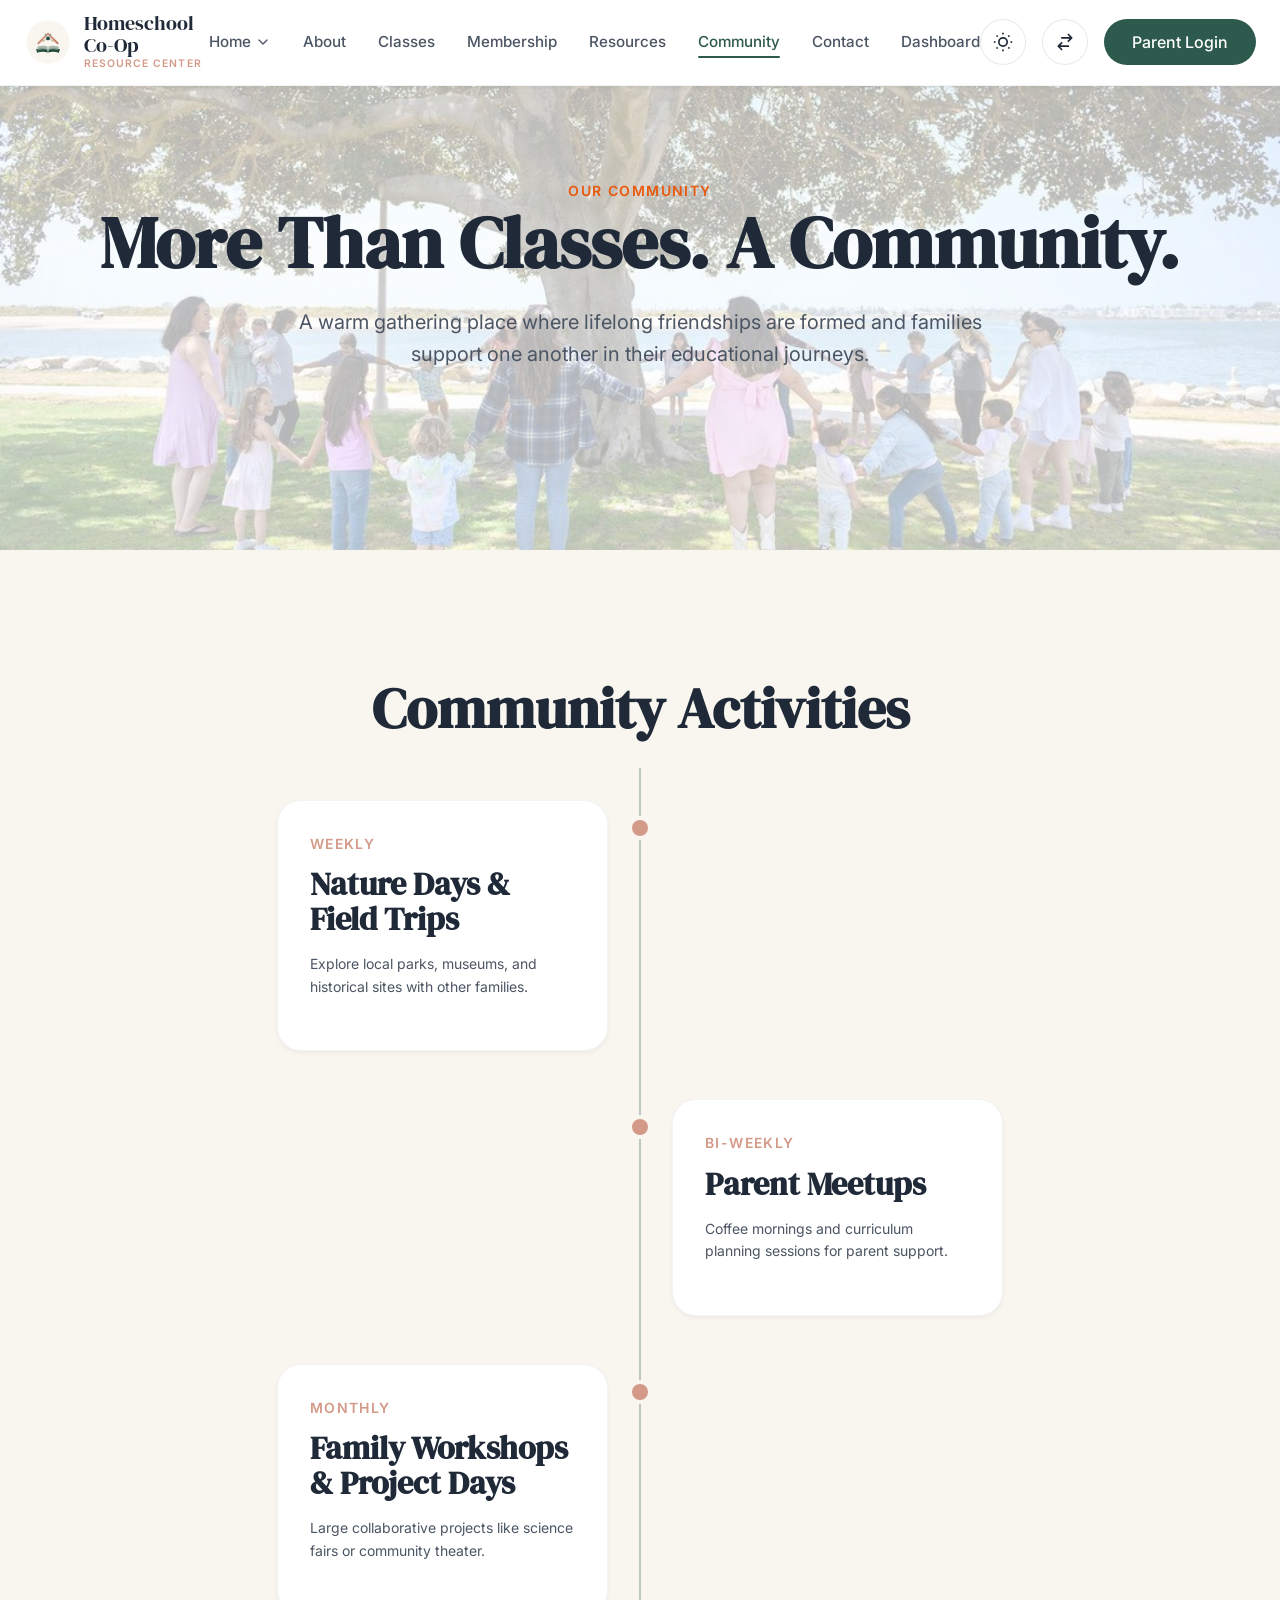
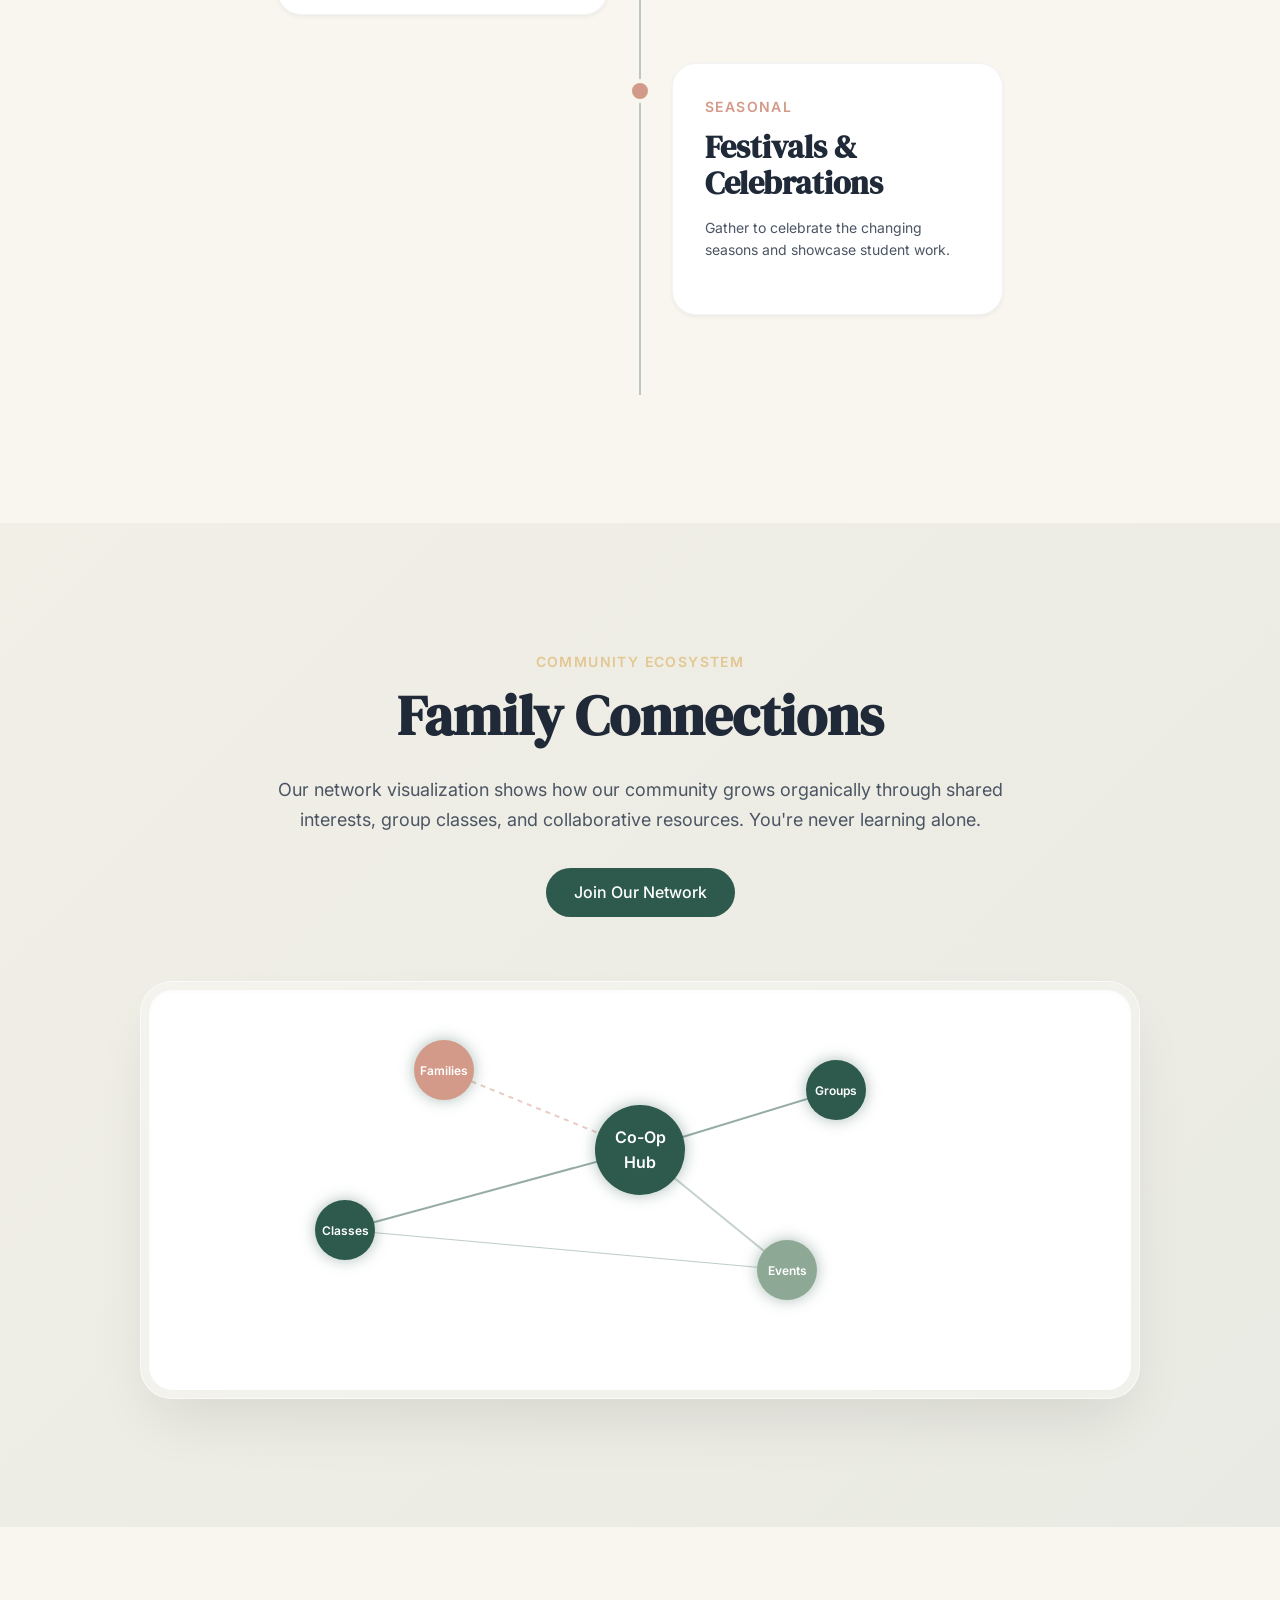
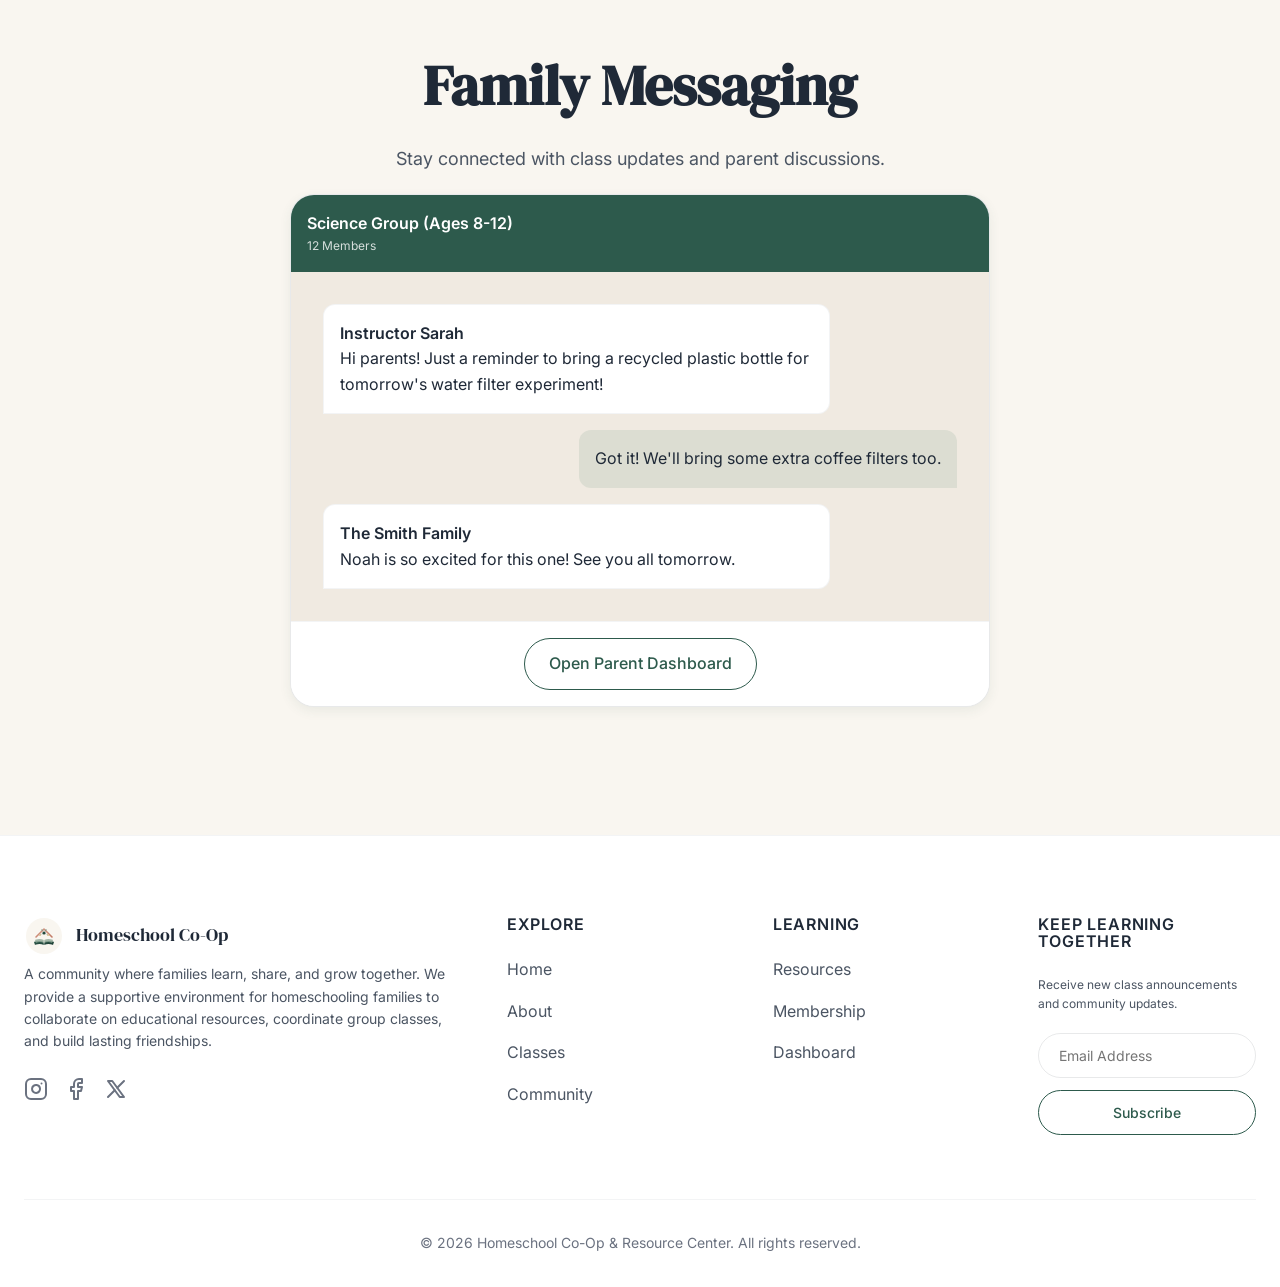
<file: community.html>
<!DOCTYPE html>
<html lang="en" data-theme="light" dir="ltr">
<head>
    <meta charset="UTF-8">
    <meta name="viewport" content="width=device-width, initial-scale=1.0">
    <title>Community | Homeschool Co-Op</title>
    <link rel="icon" href="assets/images/logo.svg" type="image/svg+xml">
    <link rel="stylesheet" href="assets/css/style.css">
    <style>

        
        /* Timeline */
        .timeline {
            position: relative;
            max-width: 800px;
            margin: 0 auto;
            padding: 2rem 0;
        }
        .timeline::before {
            content: '';
            position: absolute; top: 0; bottom: 0; left: 50%;
            width: 2px; background: var(--accent-primary);
            transform: translateX(-50%);
            opacity: 0.3;
        }
        .timeline-item {
            display: flex;
            justify-content: flex-end;
            padding-right: calc(50% + 2rem);
            position: relative;
            margin-bottom: 3rem;
            width: 100%;
        }
        .timeline-item:nth-child(even) {
            justify-content: flex-start;
            padding-right: 0;
            padding-left: calc(50% + 2rem);
        }
        .timeline-content {
            background: var(--bg-surface);
            padding: 2rem;
            border-radius: var(--radius-lg);
            width: 90%;
            box-shadow: var(--shadow-sm);
            position: relative;
            border: 1px solid var(--border-light);
        }
        .timeline-item::after {
            content: '';
            position: absolute; top: 20px; left: 50%;
            width: 16px; height: 16px; border-radius: 50%;
            background: var(--accent-secondary);
            transform: translateX(-50%);
            box-shadow: 0 0 0 4px var(--bg-primary);
        }
        @media (max-width: 768px) {
            .timeline::before { left: 20px; }
            .timeline-item { padding-right: 0; padding-left: 50px; justify-content: flex-start; }
            .timeline-item:nth-child(even) { padding-left: 50px; }
            .timeline-item::after { left: 20px; }
            .timeline-content { width: 100%; }
        }

        /* Network Map */
        .network-map {
            position: relative;
            height: 400px;
            background: var(--bg-secondary);
            border-radius: var(--radius-xl);
            overflow: hidden;
            display: flex; align-items: center; justify-content: center;
        }
        .network-node {
            position: absolute;
            width: 60px; height: 60px;
            background: var(--accent-primary);
            color: #fff;
            border-radius: 50%;
            display: flex; align-items: center; justify-content: center;
            font-size: 0.75rem; text-align: center; font-weight: 600;
            box-shadow: 0 0 15px rgba(45,90,76,0.4);
            transform: translate(-50%, -50%);
            animation: pulse 3s infinite ease-in-out;
        }
        .node-1 { top: 20%; left: 30%; background: var(--accent-secondary); }
        .node-2 { top: 60%; left: 20%; }
        .node-3 { top: 40%; left: 50%; width: 90px; height: 90px; font-size: 1rem; }
        .node-4 { top: 25%; left: 70%; }
        .node-5 { top: 70%; left: 65%; background: var(--sage); }

        @keyframes pulse {
            0% { transform: translate(-50%, -50%) scale(1); }
            50% { transform: translate(-50%, -50%) scale(1.05); }
            100% { transform: translate(-50%, -50%) scale(1); }
        }

        /* Messaging Preview */
        .messaging-preview {
            max-width: 700px;
            margin: 0 auto;
            background: var(--bg-surface);
            border-radius: var(--radius-lg);
            border: 1px solid var(--border);
            overflow: hidden;
            box-shadow: var(--shadow-md);
        }
        .msg-header { background: var(--accent-primary); color: #fff; padding: 1rem; }
        .msg-body { padding: 2rem; display: flex; flex-direction: column; gap: 1rem; background: var(--bg-secondary); }
        .msg-bubble { background: var(--bg-surface); padding: 1rem; border-radius: 12px 12px 12px 0; max-width: 80%; border: 1px solid var(--border-light); }
        .msg-bubble.own { background: rgba(142,168,150,0.2); border-radius: 12px 12px 0 12px; align-self: flex-end; border: none; }
        [dir="rtl"] .msg-bubble { border-radius: 12px 12px 0 12px; }
        [dir="rtl"] .msg-bubble.own { border-radius: 12px 12px 12px 0; }
    </style>
</head>
<body>
    <nav class="navbar" id="navbar">
        <div class="container nav-container">
            <a href="index.html" class="brand">
                <img src="assets/images/logo.svg" alt="Homeschool Co-Op Logo" class="brand-logo">
                <div class="brand-text-wrapper">
                    <span class="brand-title">Homeschool Co-Op</span>
                    <span class="brand-subtitle">Resource Center</span>
                </div>
            </a>
            <div class="nav-links">
                <div class="nav-item-dropdown">
                    <span class="nav-link " style="display:flex; align-items:center; gap:0.25rem;">Home <svg width="16" height="16" viewBox="0 0 24 24" fill="none" stroke="currentColor" stroke-width="2" stroke-linecap="round" stroke-linejoin="round"><polyline points="6 9 12 15 18 9"></polyline></svg></span>
                    <div class="nav-dropdown-menu">
                        <a href="index.html" class="dropdown-link ">Home 1</a>
                        <a href="home-2.html" class="dropdown-link ">Home 2</a>
                    </div>
                </div>
                <a href="about.html" class="nav-link ">About</a>
                <a href="classes.html" class="nav-link ">Classes</a>
                <a href="membership.html" class="nav-link ">Membership</a>
                <a href="resources.html" class="nav-link ">Resources</a>
                <a href="community.html" class="nav-link active">Community</a>
                <a href="contact.html" class="nav-link ">Contact</a>
                <a href="dashboard.html" class="nav-link ">Dashboard</a>
            </div>
            <div class="nav-actions">
                <button class="btn-icon" id="theme-toggle" aria-label="Toggle Theme">
                    <svg width="20" height="20" viewBox="0 0 24 24" fill="none" stroke="currentColor" stroke-width="2"><circle cx="12" cy="12" r="5"/><line x1="12" y1="1" x2="12" y2="3"/><line x1="12" y1="21" x2="12" y2="23"/><line x1="4.22" y1="4.22" x2="5.64" y2="5.64"/><line x1="18.36" y1="18.36" x2="19.78" y2="19.78"/><line x1="1" y1="12" x2="3" y2="12"/><line x1="21" y1="12" x2="23" y2="12"/><line x1="4.22" y1="19.78" x2="5.64" y2="18.36"/><line x1="18.36" y1="5.64" x2="19.78" y2="4.22"/></svg>
                </button>
                <button class="btn-icon" id="rtl-toggle" aria-label="Toggle RTL">
                    <svg width="20" height="20" viewBox="0 0 24 24" fill="none" stroke="currentColor" stroke-width="2" stroke-linecap="round" stroke-linejoin="round"><path d="M8 7h12m0 0l-4-4m4 4l-4 4m0 6H4m0 0l4 4m-4-4l4-4"></path></svg>
                </button>
                <a href="login.html" class="btn btn-primary">Parent Login</a>
            </div>
            <button class="hamburger" id="hamburger" aria-label="Menu">
                <span></span><span></span><span></span>
            </button>
        </div>
    </nav>

    <!-- MOBILE DRAWER -->
    <div class="mobile-drawer" id="mobile-drawer">
        <div class="mobile-nav-links">
            <div class="mobile-nav-item-dropdown" style="display: flex; flex-direction: column; align-items: center;">
                <button class="mobile-nav-link active" id="mobile-home-dropdown-btn" style="display:flex; justify-content:center; align-items:center; gap: 0.5rem; background:none; border:none; cursor:pointer; padding: 0;">
                    <span>Home</span>
                    <svg width="24" height="24" viewBox="0 0 24 24" fill="none" stroke="currentColor" stroke-width="2" stroke-linecap="round" stroke-linejoin="round" class="dropdown-arrow" style="transition: transform 0.3s;"><polyline points="6 9 12 15 18 9"></polyline></svg>
                </button>
                <div class="mobile-nav-dropdown-menu" id="mobile-home-dropdown-menu" style="display: none; flex-direction: column; align-items: center; gap: 1rem; margin-top: 1rem;">
                    <a href="index.html" class="mobile-nav-link active" style="font-size: 1.5rem; color: var(--text-secondary);">Home 1</a>
                    <a href="home-2.html" class="mobile-nav-link " style="font-size: 1.5rem; color: var(--text-secondary);">Home 2</a>
                </div>
            </div>
            <a href="about.html" class="mobile-nav-link ">About</a>
            <a href="classes.html" class="mobile-nav-link ">Classes</a>
            <a href="membership.html" class="mobile-nav-link ">Membership</a>
            <a href="resources.html" class="mobile-nav-link ">Resources</a>
            <a href="community.html" class="mobile-nav-link ">Community</a>
            <a href="contact.html" class="mobile-nav-link ">Contact</a>
            <a href="dashboard.html" class="mobile-nav-link ">Dashboard</a>
        </div>
        <div class="mobile-nav-actions" style="display: flex; flex-direction: column; align-items: center; width: 100%; max-width: 250px;">
            <div class="flex gap-6 justify-center" style="margin-bottom: 1rem;">
                <button class="btn-icon" id="mobile-theme-toggle" aria-label="Toggle Theme">
                    <svg width="20" height="20" viewBox="0 0 24 24" fill="none" stroke="currentColor" stroke-width="2"><circle cx="12" cy="12" r="5"/><line x1="12" y1="1" x2="12" y2="3"/><line x1="12" y1="21" x2="12" y2="23"/><line x1="4.22" y1="4.22" x2="5.64" y2="5.64"/><line x1="18.36" y1="18.36" x2="19.78" y2="19.78"/><line x1="1" y1="12" x2="3" y2="12"/><line x1="21" y1="12" x2="23" y2="12"/><line x1="4.22" y1="19.78" x2="5.64" y2="18.36"/><line x1="18.36" y1="5.64" x2="19.78" y2="4.22"/></svg>
                </button>
                <button class="btn-icon" id="mobile-rtl-toggle" aria-label="Toggle RTL">
                    <svg width="20" height="20" viewBox="0 0 24 24" fill="none" stroke="currentColor" stroke-width="2" stroke-linecap="round" stroke-linejoin="round"><path d="M5 10h14" /><path d="M15 6l4 4-4 4" /><path d="M19 14H5" /><path d="M9 10l-4 4 4 4" /></svg>
                </button>
            </div>
            <a href="login.html" class="btn btn-primary" style="width: 100%; justify-content: center;">Parent Login</a>
        </div>
    </div>

    <main>


    <main>
        <section class="page-hero" style="background-image: url('assets/images/community.png');">
            <div class="container reveal">
                <span class="eyebrow">Our Community</span>
                <h1>More Than Classes. A Community.</h1>
                <p>A warm gathering place where lifelong friendships are formed and families support one another in their educational journeys.</p>
            </div>
        </section>

        <!-- TIMELINE -->
        <section class="section-py">
            <div class="container reveal">
                <h2 class="text-center mb-12">Community Activities</h2>
                <div class="timeline">
                    <div class="timeline-item reveal">
                        <div class="timeline-content">
                            <span class="eyebrow">Weekly</span>
                            <h4>Nature Days & Field Trips</h4>
                            <p class="text-sm">Explore local parks, museums, and historical sites with other families.</p>
                        </div>
                    </div>
                    <div class="timeline-item reveal">
                        <div class="timeline-content">
                            <span class="eyebrow">Bi-Weekly</span>
                            <h4>Parent Meetups</h4>
                            <p class="text-sm">Coffee mornings and curriculum planning sessions for parent support.</p>
                        </div>
                    </div>
                    <div class="timeline-item reveal">
                        <div class="timeline-content">
                            <span class="eyebrow">Monthly</span>
                            <h4>Family Workshops & Project Days</h4>
                            <p class="text-sm">Large collaborative projects like science fairs or community theater.</p>
                        </div>
                    </div>
                    <div class="timeline-item reveal">
                        <div class="timeline-content">
                            <span class="eyebrow">Seasonal</span>
                            <h4>Festivals & Celebrations</h4>
                            <p class="text-sm">Gather to celebrate the changing seasons and showcase student work.</p>
                        </div>
                    </div>
                </div>
            </div>
        </section>

        <!-- NETWORK MAP -->
        <section class="section-py" style="background: linear-gradient(135deg, rgba(234,232,221,0.5) 0%, rgba(142,168,150,0.15) 100%);">
            <div class="container reveal">
                <div class="text-center" style="max-width: 750px; margin: 0 auto 4rem auto;">
                    <span class="eyebrow" style="color: var(--accent-tertiary);">Community Ecosystem</span>
                    <h2 class="mt-4">Family Connections</h2>
                    <p class="mt-4 text-muted" style="font-size: 1.125rem; line-height: 1.7;">Our network visualization shows how our community grows organically through shared interests, group classes, and collaborative resources. You're never learning alone.</p>
                    <div style="margin-top: 2rem;">
                        <a href="membership.html" class="btn btn-primary">Join Our Network</a>
                    </div>
                </div>
                
                <div style="max-width: 1000px; margin: 0 auto; box-shadow: 0 30px 60px -15px rgba(0,0,0,0.1); border-radius: var(--radius-xl); border: 1px solid rgba(255,255,255,0.6); padding: 0.5rem; background: rgba(255,255,255,0.3); backdrop-filter: blur(10px);">
                    <div class="network-map" style="background: var(--bg-surface); border-radius: var(--radius-lg); box-shadow: inset 0 2px 4px rgba(0,0,0,0.02);">
                        <svg width="100%" height="100%" style="position:absolute; top:0; left:0; z-index:0;">
                            <line x1="30%" y1="20%" x2="50%" y2="40%" stroke="var(--accent-secondary)" stroke-width="2" stroke-dasharray="5,5" opacity="0.5"/>
                            <line x1="20%" y1="60%" x2="50%" y2="40%" stroke="var(--accent-primary)" stroke-width="2" opacity="0.5"/>
                            <line x1="70%" y1="25%" x2="50%" y2="40%" stroke="var(--accent-primary)" stroke-width="2" opacity="0.5"/>
                            <line x1="65%" y1="70%" x2="50%" y2="40%" stroke="var(--sage)" stroke-width="2" opacity="0.5"/>
                            <line x1="20%" y1="60%" x2="65%" y2="70%" stroke="var(--accent-primary)" stroke-width="1" opacity="0.3"/>
                        </svg>
                        <div class="network-node node-1">Families</div>
                        <div class="network-node node-2">Classes</div>
                        <div class="network-node node-3">Co-Op<br>Hub</div>
                        <div class="network-node node-4">Groups</div>
                        <div class="network-node node-5">Events</div>
                    </div>
                </div>
            </div>
        </section>

        <!-- MESSAGING PREVIEW -->
        <section class="section-py">
            <div class="container reveal">
                <div class="text-center mb-8">
                    <h2>Family Messaging</h2>
                    <p>Stay connected with class updates and parent discussions.</p>
                </div>
                
                <div class="messaging-preview">
                    <div class="msg-header">
                        <strong>Science Group (Ages 8-12)</strong>
                        <span class="text-xs" style="display:block; opacity:0.8;">12 Members</span>
                    </div>
                    <div class="msg-body">
                        <div class="msg-bubble">
                            <strong>Instructor Sarah</strong><br>
                            Hi parents! Just a reminder to bring a recycled plastic bottle for tomorrow's water filter experiment!
                        </div>
                        <div class="msg-bubble own">
                            Got it! We'll bring some extra coffee filters too.
                        </div>
                        <div class="msg-bubble">
                            <strong>The Smith Family</strong><br>
                            Noah is so excited for this one! See you all tomorrow.
                        </div>
                    </div>
                    <div style="padding: 1rem; background: var(--bg-surface); border-top: 1px solid var(--border-light); text-align: center;">
                        <a href="dashboard.html" class="btn btn-secondary w-full" style="width: 100%;">Open Parent Dashboard</a>
                    </div>
                </div>
            </div>
        </section>
    </main>

    <!-- FOOTER -->
    <footer class="footer">
        <div class="container">
            <div class="footer-grid">
                <div>
                    <a href="index.html" class="brand mb-6" style="display: inline-flex;">
                        <img src="assets/images/logo.svg" alt="Logo" width="40" height="40">
                        <span class="brand-title" style="font-size: 1.1rem;">Homeschool Co-Op</span>
                    </a>
                    <p class="text-sm" style="line-height: 1.6; margin-bottom: 1.5rem;">A community where families learn, share, and grow together. We provide a supportive environment for homeschooling families to collaborate on educational resources, coordinate group classes, and build lasting friendships.</p>
                    
                    <div class="social-icons" style="display: flex; gap: 1rem;">
                        <a href="#" aria-label="Instagram" style="color: var(--text-muted); transition: color 0.3s ease, transform 0.3s ease; display: inline-flex;" onmouseover="this.style.color='#E1306C'; this.style.transform='scale(1.1)';" onmouseout="this.style.color='var(--text-muted)'; this.style.transform='scale(1)';">
                            <svg width="24" height="24" viewBox="0 0 24 24" fill="none" stroke="currentColor" stroke-width="2" stroke-linecap="round" stroke-linejoin="round"><rect x="2" y="2" width="20" height="20" rx="5" ry="5"></rect><path d="M16 11.37A4 4 0 1 1 12.63 8 4 4 0 0 1 16 11.37z"></path><line x1="17.5" y1="6.5" x2="17.51" y2="6.5"></line></svg>
                        </a>
                        <a href="#" aria-label="Facebook" style="color: var(--text-muted); transition: color 0.3s ease, transform 0.3s ease; display: inline-flex;" onmouseover="this.style.color='#1877F2'; this.style.transform='scale(1.1)';" onmouseout="this.style.color='var(--text-muted)'; this.style.transform='scale(1)';">
                            <svg width="24" height="24" viewBox="0 0 24 24" fill="none" stroke="currentColor" stroke-width="2" stroke-linecap="round" stroke-linejoin="round"><path d="M18 2h-3a5 5 0 0 0-5 5v3H7v4h3v8h4v-8h3l1-4h-4V7a1 1 0 0 1 1-1h3z"></path></svg>
                        </a>
                        <a href="#" aria-label="X (Twitter)" style="color: var(--text-muted); transition: color 0.3s ease, transform 0.3s ease; display: inline-flex;" onmouseover="this.style.color='#000000'; this.style.transform='scale(1.1)';" onmouseout="this.style.color='var(--text-muted)'; this.style.transform='scale(1)';">
                            <svg width="24" height="24" viewBox="0 0 24 24" fill="none" stroke="currentColor" stroke-width="2" stroke-linecap="round" stroke-linejoin="round"><path d="M4 4l11.733 16h4.267l-11.733 -16z"></path><path d="M4 20l6.768 -6.768m2.46 -2.46l6.772 -6.772"></path></svg>
                        </a>
                    </div>
                </div>
                <div>
                    <h4 class="footer-col-title">Explore</h4>
                    <ul class="footer-links">
                        <li><a href="index.html">Home</a></li>
                        <li><a href="about.html">About</a></li>
                        <li><a href="classes.html">Classes</a></li>
                        <li><a href="community.html">Community</a></li>
                    </ul>
                </div>
                <div>
                    <h4 class="footer-col-title">Learning</h4>
                    <ul class="footer-links">
                        <li><a href="resources.html">Resources</a></li>
                        <li><a href="membership.html">Membership</a></li>
                        <li><a href="dashboard.html">Dashboard</a></li>
                    </ul>
                </div>
                <div>
                    <h4 class="footer-col-title">Keep Learning Together</h4>
                    <p class="text-xs mb-4">Receive new class announcements and community updates.</p>
                    <form id="newsletter-form" style="display: flex; flex-direction: column; gap: 0.75rem; width: 100%; max-width: 250px;">
                        <input type="email" placeholder="Email Address" required style="width: 100%; height: 45px; padding: 0 1.25rem; border: 1px solid var(--border); border-radius: 50px; background: transparent; color: var(--text-primary); outline: none; font-family: var(--font-body); font-size: 0.875rem;">
                        <button type="submit" style="width: 100%; height: 45px; padding: 0 1.25rem; border: 1px solid var(--accent-primary); border-radius: 50px; background: transparent; color: var(--accent-primary); font-weight: 500; cursor: pointer; transition: all 0.3s ease; font-family: var(--font-body); font-size: 0.875rem;" onmouseover="this.style.background='var(--accent-primary)'; this.style.color='#fff';" onmouseout="this.style.background='transparent'; this.style.color='var(--accent-primary)';">Subscribe</button>
                    </form>
                </div>
            </div>
            <div class="footer-bottom">
                &copy; 2026 Homeschool Co-Op & Resource Center. All rights reserved.
            </div>
        </div>
    </footer>

    <script src="assets/js/main.js"></script>
    <script src="assets/js/interactions.js"></script>
</body>
</html>
</file>
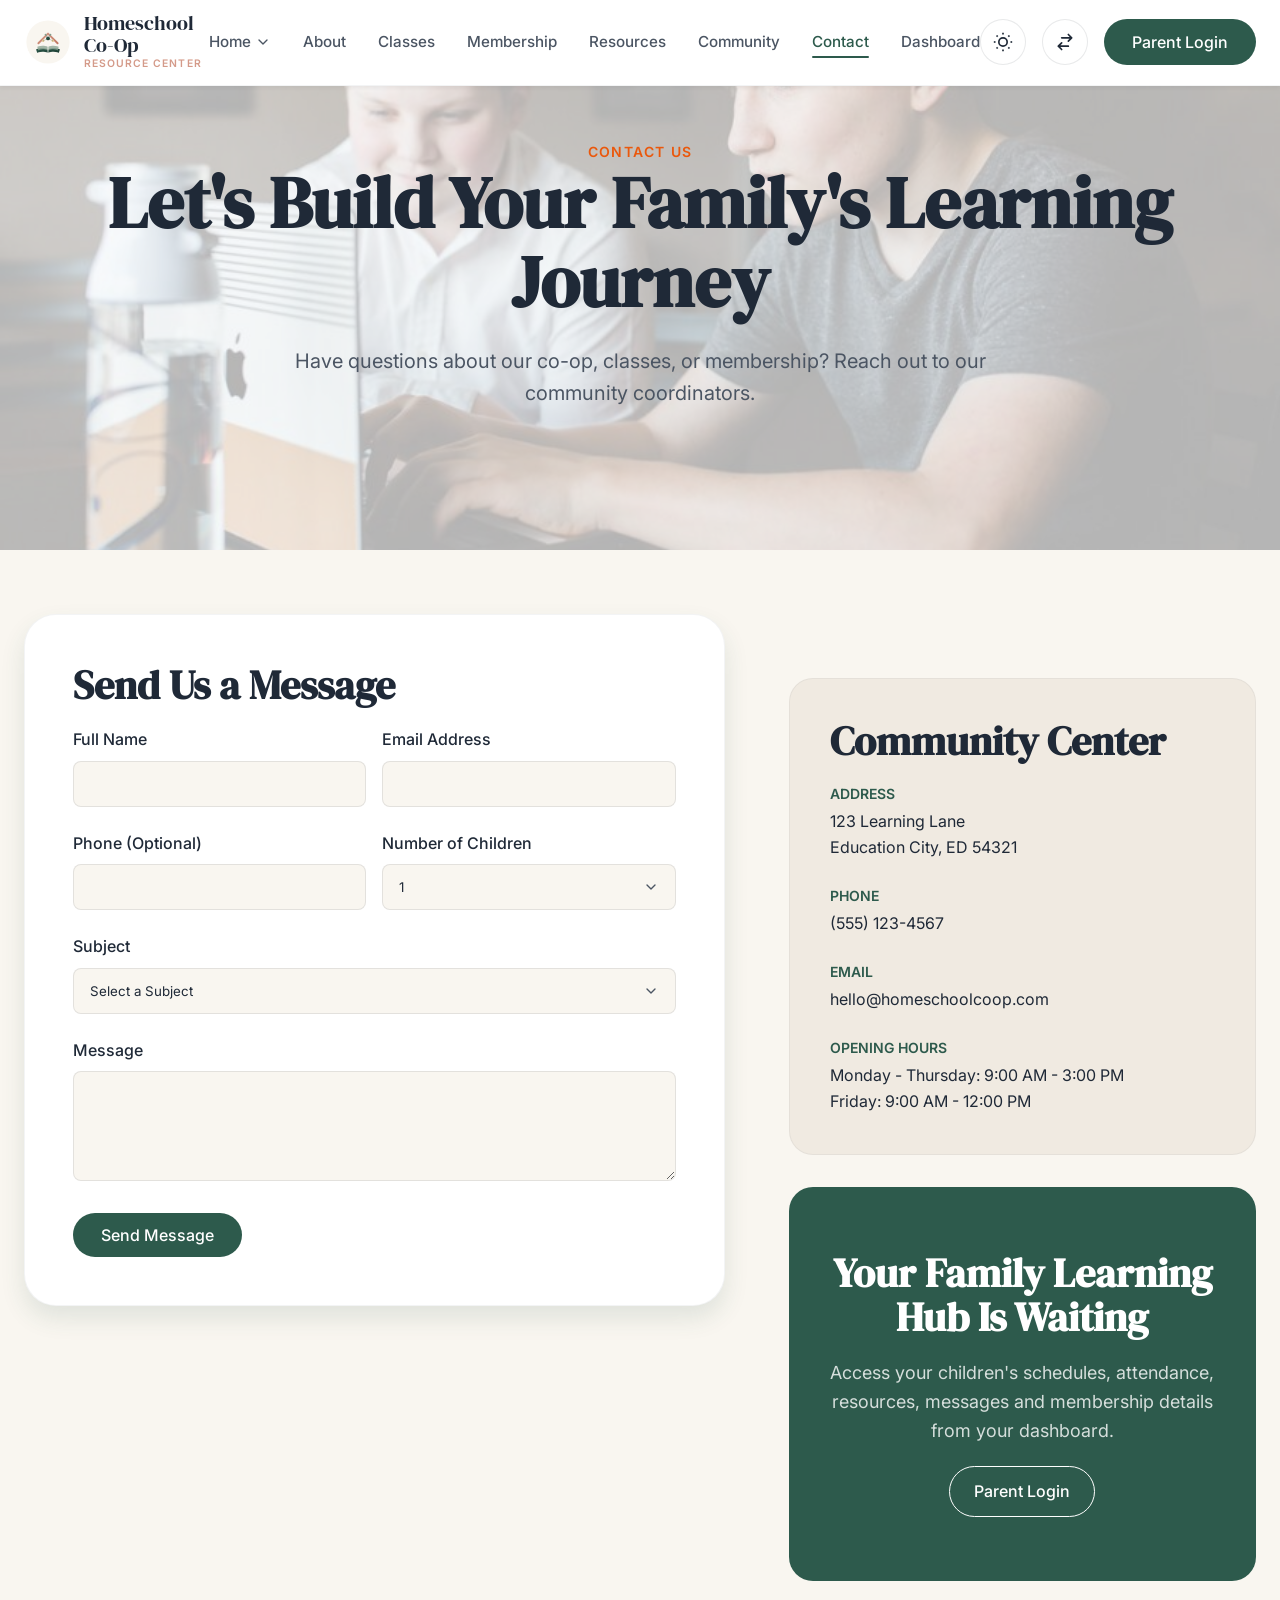
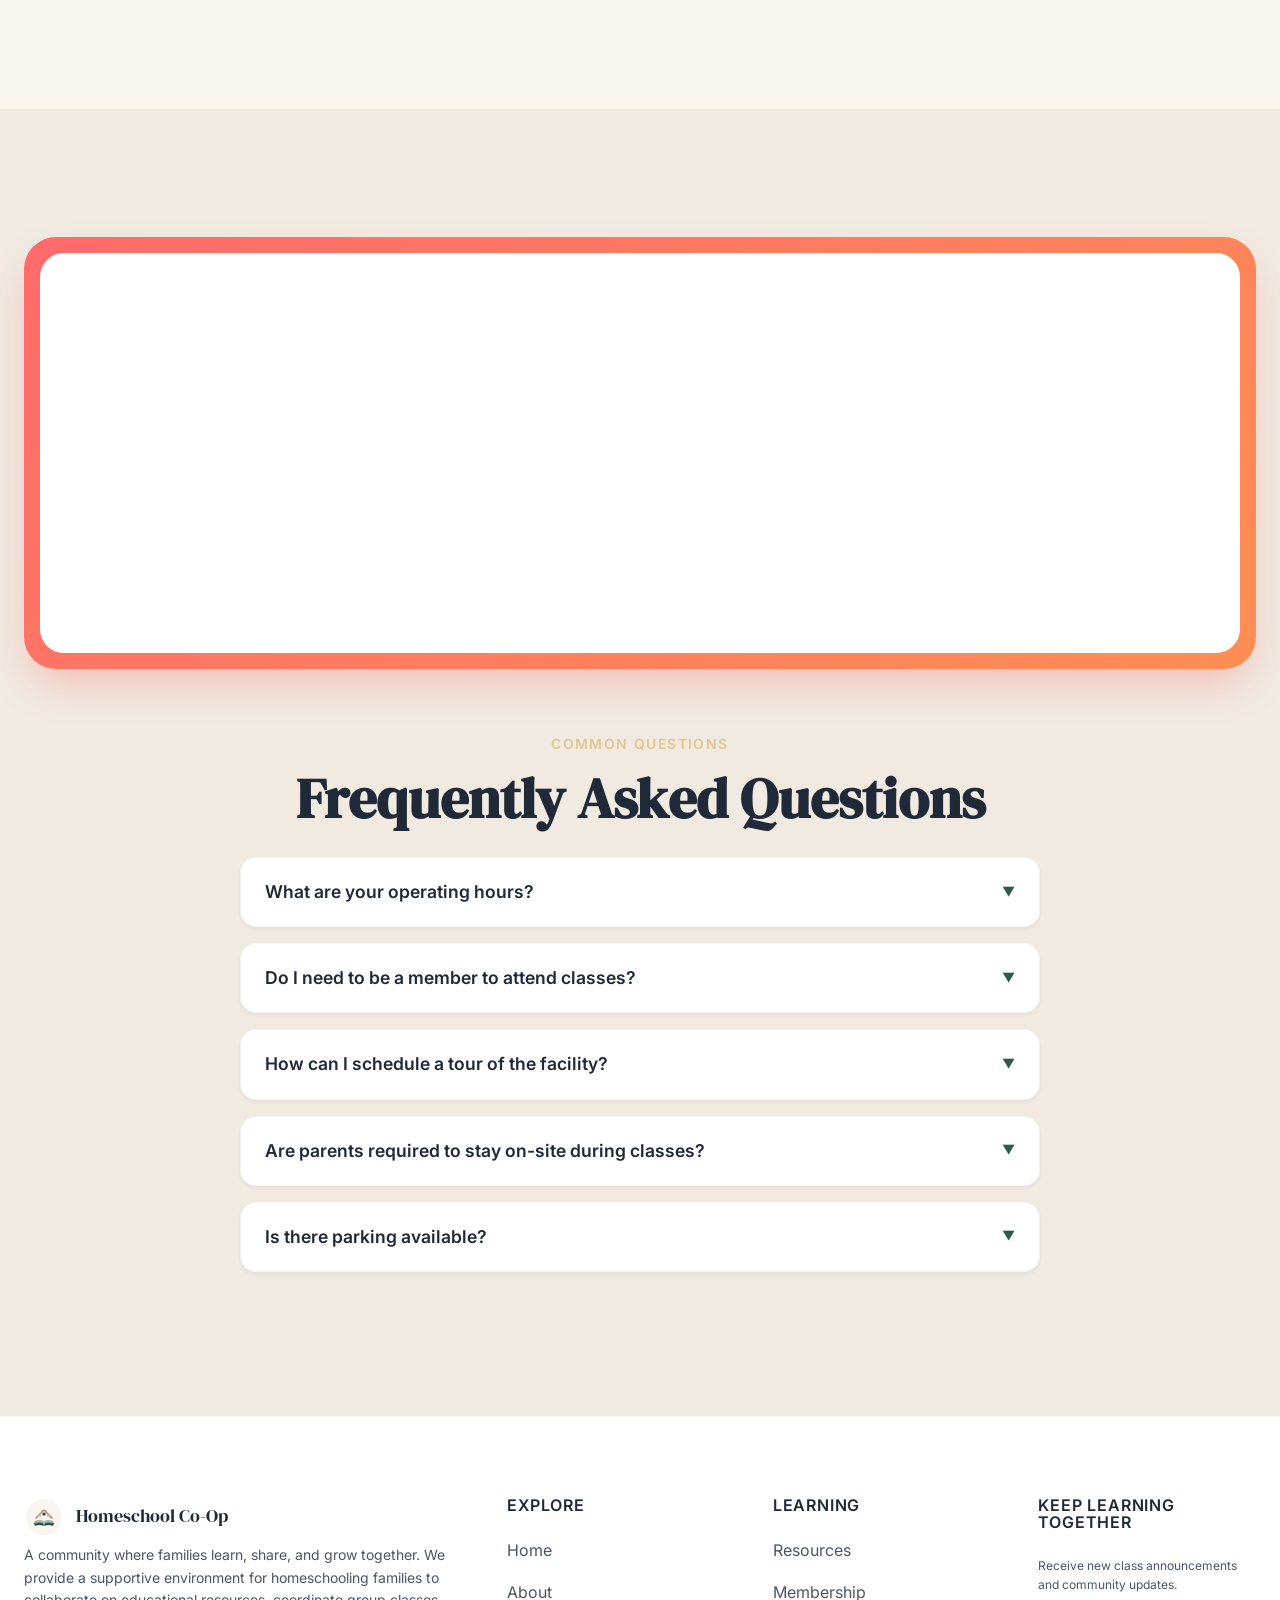
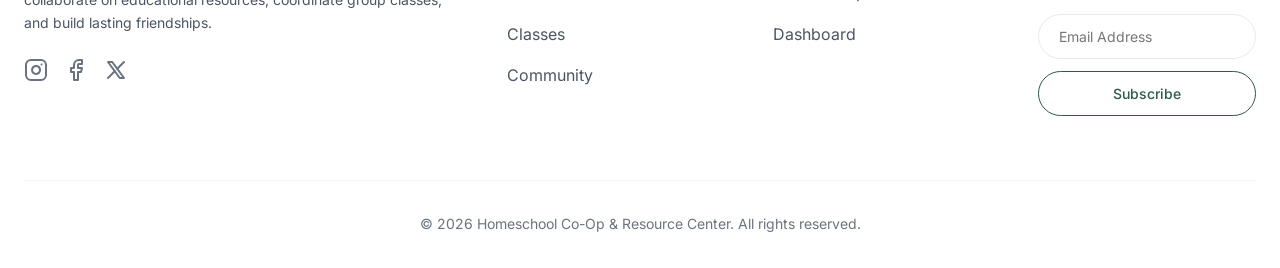
<file: contact.html>
<!DOCTYPE html>
<html lang="en" data-theme="light" dir="ltr">
<head>
    <meta charset="UTF-8">
    <meta name="viewport" content="width=device-width, initial-scale=1.0">
    <title>Contact | Homeschool Co-Op</title>
    <link rel="icon" href="assets/images/logo.svg" type="image/svg+xml">
    <link rel="stylesheet" href="assets/css/style.css">
    <style>

        .contact-layout {
            display: grid; gap: 4rem;
            align-items: flex-start;
        }
        @media (min-width: 1024px) {
            .contact-layout { grid-template-columns: 1.5fr 1fr; }
        }

        .floating-form {
            background: var(--bg-surface);
            padding: 3rem;
            border-radius: var(--radius-xl);
            box-shadow: var(--shadow-lg);
            border: 1px solid var(--border-light);
            margin-top: -4rem;
            position: relative;
            z-index: 10;
        }

        .info-card {
            background: var(--bg-secondary);
            padding: 2.5rem;
            border-radius: var(--radius-lg);
            border: 1px solid var(--border-light);
        }
        .info-list { list-style: none; display: flex; flex-direction: column; gap: 1.5rem; }
        .info-list li { display: flex; flex-direction: column; }
        .info-label { font-weight: 600; color: var(--accent-primary); font-size: 0.875rem; text-transform: uppercase; margin-bottom: 0.25rem; }

        .member-prompt {
            background: var(--accent-primary);
            color: #fff;
            padding: 4rem 2rem;
            border-radius: var(--radius-lg);
            text-align: center;
        }

        /* Map Section */
        .map-container {
            background: linear-gradient(135deg, #FF6B6B 0%, #FF8E53 100%);
            padding: 1rem;
            border-radius: var(--radius-xl);
            box-shadow: 0 20px 40px -10px rgba(255, 107, 107, 0.4);
            margin-bottom: 4rem;
        }
        .map-wrapper {
            border-radius: var(--radius-lg);
            overflow: hidden;
            height: 400px;
            background: var(--bg-surface);
        }

        /* FAQ Section */
        .faq-item {
            background: var(--bg-surface);
            border: 1px solid var(--border-light);
            border-radius: var(--radius-md);
            margin-bottom: 1rem;
            box-shadow: var(--shadow-sm);
            transition: all 0.3s ease;
        }
        .faq-item:hover {
            border-color: var(--accent-primary);
        }
        .faq-item summary {
            padding: 1.25rem 1.5rem;
            font-weight: 600;
            font-size: 1.1rem;
            cursor: pointer;
            list-style: none;
            display: flex;
            justify-content: space-between;
            align-items: center;
            outline: none;
        }
        .faq-item summary::-webkit-details-marker {
            display: none;
        }
        .faq-item summary::after {
            content: '▼';
            font-size: 0.8rem;
            color: var(--accent-primary);
            transition: transform 0.3s ease;
        }
        .faq-item[open] summary::after {
            transform: rotate(180deg);
        }
        .faq-content {
            padding: 0 1.5rem 1.25rem;
            color: var(--text-muted);
            border-top: 1px solid var(--border-light);
            margin-top: 0.5rem;
            padding-top: 1rem;
        }
    </style>
</head>
<body>
    <nav class="navbar" id="navbar">
        <div class="container nav-container">
            <a href="index.html" class="brand">
                <img src="assets/images/logo.svg" alt="Homeschool Co-Op Logo" class="brand-logo">
                <div class="brand-text-wrapper">
                    <span class="brand-title">Homeschool Co-Op</span>
                    <span class="brand-subtitle">Resource Center</span>
                </div>
            </a>
            <div class="nav-links">
                <div class="nav-item-dropdown">
                    <span class="nav-link " style="display:flex; align-items:center; gap:0.25rem;">Home <svg width="16" height="16" viewBox="0 0 24 24" fill="none" stroke="currentColor" stroke-width="2" stroke-linecap="round" stroke-linejoin="round"><polyline points="6 9 12 15 18 9"></polyline></svg></span>
                    <div class="nav-dropdown-menu">
                        <a href="index.html" class="dropdown-link ">Home 1</a>
                        <a href="home-2.html" class="dropdown-link ">Home 2</a>
                    </div>
                </div>
                <a href="about.html" class="nav-link ">About</a>
                <a href="classes.html" class="nav-link ">Classes</a>
                <a href="membership.html" class="nav-link ">Membership</a>
                <a href="resources.html" class="nav-link ">Resources</a>
                <a href="community.html" class="nav-link ">Community</a>
                <a href="contact.html" class="nav-link active">Contact</a>
                <a href="dashboard.html" class="nav-link ">Dashboard</a>
            </div>
            <div class="nav-actions">
                <button class="btn-icon" id="theme-toggle" aria-label="Toggle Theme">
                    <svg width="20" height="20" viewBox="0 0 24 24" fill="none" stroke="currentColor" stroke-width="2"><circle cx="12" cy="12" r="5"/><line x1="12" y1="1" x2="12" y2="3"/><line x1="12" y1="21" x2="12" y2="23"/><line x1="4.22" y1="4.22" x2="5.64" y2="5.64"/><line x1="18.36" y1="18.36" x2="19.78" y2="19.78"/><line x1="1" y1="12" x2="3" y2="12"/><line x1="21" y1="12" x2="23" y2="12"/><line x1="4.22" y1="19.78" x2="5.64" y2="18.36"/><line x1="18.36" y1="5.64" x2="19.78" y2="4.22"/></svg>
                </button>
                <button class="btn-icon" id="rtl-toggle" aria-label="Toggle RTL">
                    <svg width="20" height="20" viewBox="0 0 24 24" fill="none" stroke="currentColor" stroke-width="2" stroke-linecap="round" stroke-linejoin="round"><path d="M8 7h12m0 0l-4-4m4 4l-4 4m0 6H4m0 0l4 4m-4-4l4-4"></path></svg>
                </button>
                <a href="login.html" class="btn btn-primary">Parent Login</a>
            </div>
            <button class="hamburger" id="hamburger" aria-label="Menu">
                <span></span><span></span><span></span>
            </button>
        </div>
    </nav>

    <!-- MOBILE DRAWER -->
    <div class="mobile-drawer" id="mobile-drawer">
        <div class="mobile-nav-links">
            <div class="mobile-nav-item-dropdown" style="display: flex; flex-direction: column; align-items: center;">
                <button class="mobile-nav-link active" id="mobile-home-dropdown-btn" style="display:flex; justify-content:center; align-items:center; gap: 0.5rem; background:none; border:none; cursor:pointer; padding: 0;">
                    <span>Home</span>
                    <svg width="24" height="24" viewBox="0 0 24 24" fill="none" stroke="currentColor" stroke-width="2" stroke-linecap="round" stroke-linejoin="round" class="dropdown-arrow" style="transition: transform 0.3s;"><polyline points="6 9 12 15 18 9"></polyline></svg>
                </button>
                <div class="mobile-nav-dropdown-menu" id="mobile-home-dropdown-menu" style="display: none; flex-direction: column; align-items: center; gap: 1rem; margin-top: 1rem;">
                    <a href="index.html" class="mobile-nav-link active" style="font-size: 1.5rem; color: var(--text-secondary);">Home 1</a>
                    <a href="home-2.html" class="mobile-nav-link " style="font-size: 1.5rem; color: var(--text-secondary);">Home 2</a>
                </div>
            </div>
            <a href="about.html" class="mobile-nav-link ">About</a>
            <a href="classes.html" class="mobile-nav-link ">Classes</a>
            <a href="membership.html" class="mobile-nav-link ">Membership</a>
            <a href="resources.html" class="mobile-nav-link ">Resources</a>
            <a href="community.html" class="mobile-nav-link ">Community</a>
            <a href="contact.html" class="mobile-nav-link ">Contact</a>
            <a href="dashboard.html" class="mobile-nav-link ">Dashboard</a>
        </div>
        <div class="mobile-nav-actions" style="display: flex; flex-direction: column; align-items: center; width: 100%; max-width: 250px;">
            <div class="flex gap-6 justify-center" style="margin-bottom: 1rem;">
                <button class="btn-icon" id="mobile-theme-toggle" aria-label="Toggle Theme">
                    <svg width="20" height="20" viewBox="0 0 24 24" fill="none" stroke="currentColor" stroke-width="2"><circle cx="12" cy="12" r="5"/><line x1="12" y1="1" x2="12" y2="3"/><line x1="12" y1="21" x2="12" y2="23"/><line x1="4.22" y1="4.22" x2="5.64" y2="5.64"/><line x1="18.36" y1="18.36" x2="19.78" y2="19.78"/><line x1="1" y1="12" x2="3" y2="12"/><line x1="21" y1="12" x2="23" y2="12"/><line x1="4.22" y1="19.78" x2="5.64" y2="18.36"/><line x1="18.36" y1="5.64" x2="19.78" y2="4.22"/></svg>
                </button>
                <button class="btn-icon" id="mobile-rtl-toggle" aria-label="Toggle RTL">
                    <svg width="20" height="20" viewBox="0 0 24 24" fill="none" stroke="currentColor" stroke-width="2" stroke-linecap="round" stroke-linejoin="round"><path d="M5 10h14" /><path d="M15 6l4 4-4 4" /><path d="M19 14H5" /><path d="M9 10l-4 4 4 4" /></svg>
                </button>
            </div>
            <a href="login.html" class="btn btn-primary" style="width: 100%; justify-content: center;">Parent Login</a>
        </div>
    </div>

    <main>


    <main>
        <section class="page-hero" style="background-image: url('assets/images/contact.png');">
            <div class="container reveal">
                <span class="eyebrow">Contact Us</span>
                <h1>Let's Build Your Family's Learning Journey</h1>
                <p>Have questions about our co-op, classes, or membership? Reach out to our community coordinators.</p>
            </div>
        </section>

        <section class="section-py">
            <div class="container contact-layout">
                
                <!-- CONTACT FORM -->
                <div class="floating-form reveal">
                    <h3 class="mb-6">Send Us a Message</h3>
                    <form id="contactForm">
                        <div class="grid md:grid-cols-2 gap-4">
                            <div class="form-group">
                                <label class="form-label">Full Name</label>
                                <input type="text" class="form-control" required id="name">
                            </div>
                            <div class="form-group">
                                <label class="form-label">Email Address</label>
                                <input type="email" class="form-control" required id="email">
                            </div>
                        </div>
                        <div class="grid md:grid-cols-2 gap-4">
                            <div class="form-group">
                                <label class="form-label">Phone (Optional)</label>
                                <input type="tel" class="form-control">
                            </div>
                            <div class="form-group">
                                <label class="form-label">Number of Children</label>
                                <select class="form-control">
                                    <option>1</option><option>2</option><option>3</option><option>4+</option>
                                </select>
                            </div>
                        </div>
                        <div class="form-group">
                            <label class="form-label">Subject</label>
                            <select class="form-control" required id="subject">
                                <option value="">Select a Subject</option>
                                <option value="membership">Membership Inquiry</option>
                                <option value="classes">Class Information</option>
                                <option value="general">General Question</option>
                            </select>
                        </div>
                        <div class="form-group">
                            <label class="form-label">Message</label>
                            <textarea class="form-control" rows="5" required id="message"></textarea>
                        </div>
                        <button type="submit" class="btn btn-primary" id="submitBtn">Send Message</button>
                    </form>
                </div>

                <!-- INFO & MEMBER PROMPT -->
                <div class="flex flex-col gap-8 reveal reveal-delay-1">
                    <div class="info-card">
                        <h3 class="mb-6">Community Center</h3>
                        <ul class="info-list">
                            <li>
                                <span class="info-label">Address</span>
                                <span>123 Learning Lane<br>Education City, ED 54321</span>
                            </li>
                            <li>
                                <span class="info-label">Phone</span>
                                <span>(555) 123-4567</span>
                            </li>
                            <li>
                                <span class="info-label">Email</span>
                                <span>hello@homeschoolcoop.com</span>
                            </li>
                            <li>
                                <span class="info-label">Opening Hours</span>
                                <span>Monday - Thursday: 9:00 AM - 3:00 PM<br>Friday: 9:00 AM - 12:00 PM</span>
                            </li>
                        </ul>
                    </div>

                    <div class="member-prompt">
                        <h3 style="color: #fff;" class="mb-4">Your Family Learning Hub Is Waiting</h3>
                        <p style="color: rgba(255,255,255,0.8);" class="mb-6">Access your children's schedules, attendance, resources, messages and membership details from your dashboard.</p>
                        <a href="login.html" class="btn btn-secondary" style="border-color: #fff; color: #fff;">Parent Login</a>
                    </div>
                </div>

            </div>
        </section>
        <!-- NEW MAP AND FAQ SECTIONS -->
        <section class="section-py" style="background: var(--bg-secondary);">
            <div class="container reveal">
                
                <!-- Map Section in Bright Color -->
                <div class="map-container">
                    <div class="map-wrapper">
                        <!-- Using a valid, generic Google Maps embed URL -->
                        <iframe src="https://maps.google.com/maps?q=Denver,+CO&t=&z=12&ie=UTF8&iwloc=&output=embed" width="100%" height="100%" style="border:0;" allowfullscreen="" loading="lazy" referrerpolicy="no-referrer-when-downgrade"></iframe>
                    </div>
                </div>

                <!-- 5 Questions FAQ Section -->
                <div style="max-width: 800px; margin: 0 auto;">
                    <div class="text-center mb-12">
                        <span class="eyebrow" style="color: var(--accent-tertiary);">Common Questions</span>
                        <h2 class="mt-4">Frequently Asked Questions</h2>
                    </div>

                    <details class="faq-item">
                        <summary>What are your operating hours?</summary>
                        <div class="faq-content">
                            Our main facility is open Monday through Thursday from 9:00 AM to 3:00 PM, and Fridays from 9:00 AM to 12:00 PM. Special weekend events will be announced on our community board.
                        </div>
                    </details>
                    
                    <details class="faq-item">
                        <summary>Do I need to be a member to attend classes?</summary>
                        <div class="faq-content">
                            While we do host occasional public open houses, our regular weekly classes and resource library are exclusively for enrolled members to maintain a safe and consistent learning environment.
                        </div>
                    </details>
                    
                    <details class="faq-item">
                        <summary>How can I schedule a tour of the facility?</summary>
                        <div class="faq-content">
                            You can schedule a tour by selecting "Membership Inquiry" in our contact form above. One of our coordinators will reach out within 24 hours to set up a convenient time for your family.
                        </div>
                    </details>
                    
                    <details class="faq-item">
                        <summary>Are parents required to stay on-site during classes?</summary>
                        <div class="faq-content">
                            For children under 12, a parent or designated guardian must remain on the premises. We have a dedicated Parent Hub with fast Wi-Fi and coffee where you can work or relax!
                        </div>
                    </details>

                    <details class="faq-item">
                        <summary>Is there parking available?</summary>
                        <div class="faq-content">
                            Yes! We have a large, free dedicated parking lot located directly behind the building, with designated spots for drop-offs and pick-ups.
                        </div>
                    </details>
                </div>

            </div>
        </section>
    </main>

    <!-- FOOTER -->
    <footer class="footer">
        <div class="container">
            <div class="footer-grid">
                <div>
                    <a href="index.html" class="brand mb-6" style="display: inline-flex;">
                        <img src="assets/images/logo.svg" alt="Logo" width="40" height="40">
                        <span class="brand-title" style="font-size: 1.1rem;">Homeschool Co-Op</span>
                    </a>
                    <p class="text-sm" style="line-height: 1.6; margin-bottom: 1.5rem;">A community where families learn, share, and grow together. We provide a supportive environment for homeschooling families to collaborate on educational resources, coordinate group classes, and build lasting friendships.</p>
                    
                    <div class="social-icons" style="display: flex; gap: 1rem;">
                        <a href="#" aria-label="Instagram" style="color: var(--text-muted); transition: color 0.3s ease, transform 0.3s ease; display: inline-flex;" onmouseover="this.style.color='#E1306C'; this.style.transform='scale(1.1)';" onmouseout="this.style.color='var(--text-muted)'; this.style.transform='scale(1)';">
                            <svg width="24" height="24" viewBox="0 0 24 24" fill="none" stroke="currentColor" stroke-width="2" stroke-linecap="round" stroke-linejoin="round"><rect x="2" y="2" width="20" height="20" rx="5" ry="5"></rect><path d="M16 11.37A4 4 0 1 1 12.63 8 4 4 0 0 1 16 11.37z"></path><line x1="17.5" y1="6.5" x2="17.51" y2="6.5"></line></svg>
                        </a>
                        <a href="#" aria-label="Facebook" style="color: var(--text-muted); transition: color 0.3s ease, transform 0.3s ease; display: inline-flex;" onmouseover="this.style.color='#1877F2'; this.style.transform='scale(1.1)';" onmouseout="this.style.color='var(--text-muted)'; this.style.transform='scale(1)';">
                            <svg width="24" height="24" viewBox="0 0 24 24" fill="none" stroke="currentColor" stroke-width="2" stroke-linecap="round" stroke-linejoin="round"><path d="M18 2h-3a5 5 0 0 0-5 5v3H7v4h3v8h4v-8h3l1-4h-4V7a1 1 0 0 1 1-1h3z"></path></svg>
                        </a>
                        <a href="#" aria-label="X (Twitter)" style="color: var(--text-muted); transition: color 0.3s ease, transform 0.3s ease; display: inline-flex;" onmouseover="this.style.color='#000000'; this.style.transform='scale(1.1)';" onmouseout="this.style.color='var(--text-muted)'; this.style.transform='scale(1)';">
                            <svg width="24" height="24" viewBox="0 0 24 24" fill="none" stroke="currentColor" stroke-width="2" stroke-linecap="round" stroke-linejoin="round"><path d="M4 4l11.733 16h4.267l-11.733 -16z"></path><path d="M4 20l6.768 -6.768m2.46 -2.46l6.772 -6.772"></path></svg>
                        </a>
                    </div>
                </div>
                <div>
                    <h4 class="footer-col-title">Explore</h4>
                    <ul class="footer-links">
                        <li><a href="index.html">Home</a></li>
                        <li><a href="about.html">About</a></li>
                        <li><a href="classes.html">Classes</a></li>
                        <li><a href="community.html">Community</a></li>
                    </ul>
                </div>
                <div>
                    <h4 class="footer-col-title">Learning</h4>
                    <ul class="footer-links">
                        <li><a href="resources.html">Resources</a></li>
                        <li><a href="membership.html">Membership</a></li>
                        <li><a href="dashboard.html">Dashboard</a></li>
                    </ul>
                </div>
                <div>
                    <h4 class="footer-col-title">Keep Learning Together</h4>
                    <p class="text-xs mb-4">Receive new class announcements and community updates.</p>
                    <form id="newsletter-form" style="display: flex; flex-direction: column; gap: 0.75rem; width: 100%; max-width: 250px;">
                        <input type="email" placeholder="Email Address" required style="width: 100%; height: 45px; padding: 0 1.25rem; border: 1px solid var(--border); border-radius: 50px; background: transparent; color: var(--text-primary); outline: none; font-family: var(--font-body); font-size: 0.875rem;">
                        <button type="submit" style="width: 100%; height: 45px; padding: 0 1.25rem; border: 1px solid var(--accent-primary); border-radius: 50px; background: transparent; color: var(--accent-primary); font-weight: 500; cursor: pointer; transition: all 0.3s ease; font-family: var(--font-body); font-size: 0.875rem;" onmouseover="this.style.background='var(--accent-primary)'; this.style.color='#fff';" onmouseout="this.style.background='transparent'; this.style.color='var(--accent-primary)';">Subscribe</button>
                    </form>
                </div>
            </div>
            <div class="footer-bottom">
                &copy; 2026 Homeschool Co-Op & Resource Center. All rights reserved.
            </div>
        </div>
    </footer>

    <script src="assets/js/main.js"></script>
    <script src="assets/js/interactions.js"></script>
    <script>
        document.getElementById('contactForm').addEventListener('submit', function(e) {
            e.preventDefault();
            const btn = document.getElementById('submitBtn');
            const originalText = btn.innerText;
            
            // Simple validation simulation
            if (this.checkValidity()) {
                btn.innerText = 'Sending...';
                btn.disabled = true;
                
                setTimeout(() => {
                    btn.innerText = 'Message Sent Successfully!';
                    btn.style.backgroundColor = '#8EA896';
                    btn.style.color = '#fff';
                    this.reset();
                    
                    setTimeout(() => {
                        btn.innerText = originalText;
                        btn.disabled = false;
                        btn.style.backgroundColor = '';
                        btn.style.color = '';
                    }, 3000);
                }, 1500);
            }
        });
    </script>
</body>
</html>
</file>
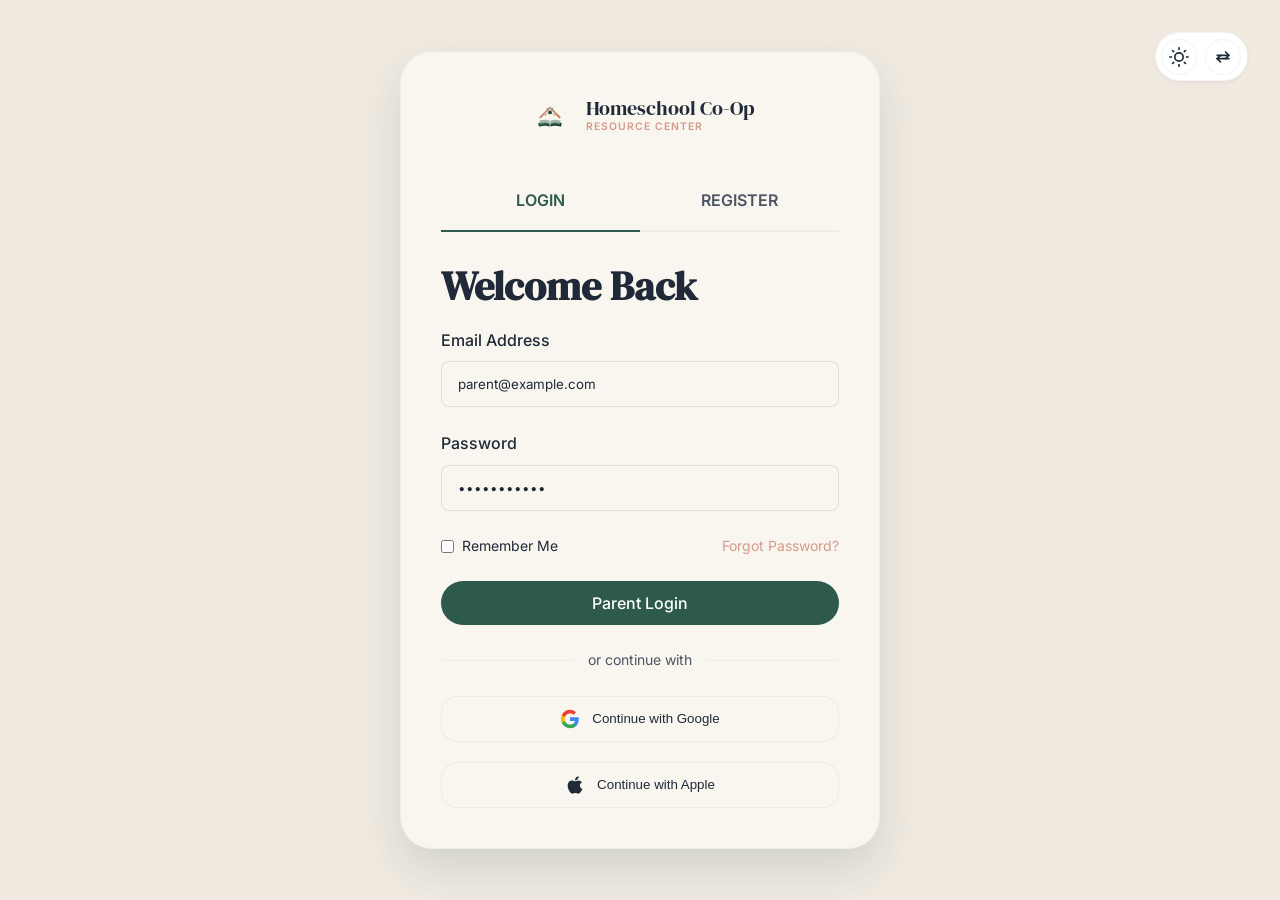
<file: login.html>
<!DOCTYPE html>
<html lang="en" data-theme="light" dir="ltr">
<head>
    <meta charset="UTF-8">
    <meta name="viewport" content="width=device-width, initial-scale=1.0">
    <title>Login | Homeschool Co-Op</title>
    <link rel="icon" href="assets/images/logo.svg" type="image/svg+xml">
    <link rel="stylesheet" href="assets/css/style.css">
    <style>
        body {
            background: var(--bg-secondary);
            display: flex;
            justify-content: center;
            align-items: center;
            min-height: 100vh;
            margin: 0;
            position: relative;
        }
        
        .auth-wrapper {
            width: 100%;
            max-width: 480px;
            margin: 2rem;
            display: flex;
            flex-direction: column;
        }

        .top-controls {
            position: absolute;
            top: 2rem;
            right: 2rem;
            display: inline-flex;
            gap: 0.5rem;
            background: var(--bg-surface);
            padding: 0.35rem;
            border-radius: 2rem;
            border: 1px solid var(--border-light);
            box-shadow: var(--shadow-sm);
            z-index: 50;
        }
        [dir="rtl"] .top-controls {
            right: auto;
            left: 2rem;
        }
        .icon-btn {
            background: var(--bg-surface);
            border: 1px solid var(--border-light);
            border-radius: 50%;
            width: 36px;
            height: 36px;
            display: flex;
            align-items: center;
            justify-content: center;
            cursor: pointer;
            color: var(--text-primary);
            transition: var(--transition);
        }
        .icon-btn:hover {
            background: var(--bg-secondary);
        }

        .auth-card {
            background: var(--bg-primary);
            border-radius: var(--radius-xl);
            box-shadow: var(--shadow-xl);
            width: 100%;
            padding: 2.5rem;
            border: 1px solid var(--border-light);
        }

        @media (max-width: 768px) {
            .auth-wrapper {
                margin: 1rem;
            }
            .auth-card {
                padding: 1.5rem;
            }
        }
        @media (max-width: 576px) {
            .top-controls {
                position: static;
                align-self: flex-end;
                margin-bottom: 0.75rem;
            }
            [dir="rtl"] .top-controls {
                align-self: flex-start;
            }
        }

        .brand {
            justify-content: center;
            margin-bottom: 2rem;
        }

        .auth-tabs {
            display: flex;
            border-bottom: 2px solid var(--border-light);
            margin-bottom: 2rem;
        }
        .auth-tab {
            flex: 1;
            text-align: center;
            padding: 1rem;
            font-weight: 600;
            color: var(--text-secondary);
            cursor: pointer;
            position: relative;
        }
        .auth-tab.active { color: var(--accent-primary); }
        .auth-tab::after {
            content: ''; position: absolute; bottom: -2px; left: 0; width: 100%; height: 2px;
            background: var(--accent-primary);
            transform: scaleX(0); transition: var(--transition);
        }
        .auth-tab.active::after { transform: scaleX(1); }

        .auth-form { display: none; animation: fadeIn 0.4s ease; }
        .auth-form.active { display: block; }

        @keyframes fadeIn { from { opacity: 0; transform: translateY(10px); } to { opacity: 1; transform: translateY(0); } }
        
        .social-login {
            display: flex;
            flex-direction: column;
            gap: 1.25rem;
            margin-top: 1.5rem;
        }
        .btn-social {
            display: flex;
            align-items: center;
            justify-content: center;
            gap: 0.75rem;
            width: 100%;
            background: var(--bg-primary);
            border: 1px solid var(--border-light);
            color: var(--text-primary);
            font-weight: 500;
            padding: 0.75rem;
            border-radius: var(--radius-md);
            transition: var(--transition);
            cursor: pointer;
        }
        .btn-social:hover {
            background: var(--bg-secondary);
        }
        .divider {
            display: flex;
            align-items: center;
            text-align: center;
            margin: 1.5rem 0;
            color: var(--text-secondary);
            font-size: 0.875rem;
        }
        .divider::before, .divider::after {
            content: '';
            flex: 1;
            border-bottom: 1px solid var(--border-light);
        }
        .divider:not(:empty)::before { margin-right: 1em; }
        .divider:not(:empty)::after { margin-left: 1em; }
    </style>
</head>
<body>


    <div class="auth-wrapper">
        <div class="top-controls">
            <button id="theme-toggle" class="icon-btn" aria-label="Toggle Theme">
                <svg width="20" height="20" viewBox="0 0 24 24" fill="none" stroke="currentColor" stroke-width="2" stroke-linecap="round" stroke-linejoin="round"><circle cx="12" cy="12" r="5"></circle><line x1="12" y1="1" x2="12" y2="3"></line><line x1="12" y1="21" x2="12" y2="23"></line><line x1="4.22" y1="4.22" x2="5.64" y2="5.64"></line><line x1="18.36" y1="18.36" x2="19.78" y2="19.78"></line><line x1="1" y1="12" x2="3" y2="12"></line><line x1="21" y1="12" x2="23" y2="12"></line><line x1="4.22" y1="19.78" x2="5.64" y2="18.36"></line><line x1="18.36" y1="5.64" x2="19.78" y2="4.22"></line></svg>
            </button>
            <button id="rtl-toggle" class="icon-btn" aria-label="Toggle RTL">
                <svg width="20" height="20" viewBox="0 0 24 24" fill="none" stroke="currentColor" stroke-width="2" stroke-linecap="round" stroke-linejoin="round">
                    <path d="M5 10h14" />
                    <path d="M15 6l4 4-4 4" />
                    <path d="M19 14H5" />
                    <path d="M9 10l-4 4 4 4" />
                </svg>
            </button>
        </div>
        <div class="auth-card">

        <a href="index.html" class="brand">
            <img src="assets/images/logo.svg" alt="Homeschool Co-Op Logo" class="brand-logo">
            <div class="brand-text-wrapper" style="text-align: left;">
                <span class="brand-title">Homeschool Co-Op</span>
                <span class="brand-subtitle">Resource Center</span>
            </div>
        </a>
        
        <div class="auth-tabs">
            <div class="auth-tab active" data-tab="login">LOGIN</div>
            <div class="auth-tab" data-tab="register">REGISTER</div>
        </div>

        <!-- LOGIN FORM -->
                <form id="login-form" class="auth-form active" action="dashboard.html">
                    <h3 class="mb-6">Welcome Back</h3>
                    <div class="form-group">
                        <label class="form-label">Email Address</label>
                        <input type="email" class="form-control" required value="parent@example.com">
                    </div>
                    <div class="form-group">
                        <label class="form-label">Password</label>
                        <input type="password" class="form-control" required value="password123">
                    </div>
                    <div style="display: flex; justify-content: space-between; align-items: center; margin-bottom: 1.5rem; font-size: 0.875rem; flex-wrap: nowrap; gap: 0.5rem;">
                        <label style="display: flex; align-items: center; gap: 0.5rem; cursor: pointer; white-space: nowrap;">
                            <input type="checkbox"> Remember Me
                        </label>
                        <a href="#" style="color: var(--accent-secondary); text-decoration: none; white-space: nowrap;">Forgot Password?</a>
                    </div>
                    <button type="submit" class="btn btn-primary w-full" style="width: 100%;">Parent Login</button>
                    
                    <div class="divider">or continue with</div>
                    <div class="social-login">
                        <button type="button" class="btn-social">
                            <svg width="20" height="20" viewBox="0 0 24 24" fill="currentColor">
                                <path d="M22.56 12.25c0-.78-.07-1.53-.2-2.25H12v4.26h5.92c-.26 1.37-1.04 2.53-2.21 3.31v2.77h3.57c2.08-1.92 3.28-4.74 3.28-8.09z" fill="#4285F4"/>
                                <path d="M12 23c2.97 0 5.46-.98 7.28-2.66l-3.57-2.77c-.98.66-2.23 1.06-3.71 1.06-2.86 0-5.29-1.93-6.16-4.53H2.18v2.84C3.99 20.53 7.7 23 12 23z" fill="#34A853"/>
                                <path d="M5.84 14.09c-.22-.66-.35-1.36-.35-2.09s.13-1.43.35-2.09V7.07H2.18C1.43 8.55 1 10.22 1 12s.43 3.45 1.18 4.93l2.85-2.22.81-.62z" fill="#FBBC05"/>
                                <path d="M12 5.38c1.62 0 3.06.56 4.21 1.64l3.15-3.15C17.45 2.09 14.97 1 12 1 7.7 1 3.99 3.47 2.18 7.07l3.66 2.84c.87-2.6 3.3-4.53 6.16-4.53z" fill="#EA4335"/>
                            </svg>
                            Continue with Google
                        </button>
                        <button type="button" class="btn-social">
                            <svg width="20" height="20" viewBox="0 0 384 512" fill="currentColor">
                                <path d="M318.7 268.7c-.2-36.7 16.4-64.4 50-84.8-18.8-26.9-47.2-41.7-84.7-44.6-35.5-2.8-74.3 20.7-88.5 20.7-15 0-49.4-19.7-76.4-19.7C63.3 141.2 4 184.8 4 273.5q0 39.3 14.4 81.2c12.8 36.7 59 126.7 107.2 125.2 25.2-.6 43-17.9 75.8-17.9 31.8 0 48.3 17.9 76.4 17.9 48.6-.7 90.4-82.5 102.6-119.3-65.2-30.7-61.7-90-61.7-91.9zm-56.6-164.2c27.3-32.4 24.8-61.9 24-72.5-24.1 1.4-52 16.4-67.9 34.9-17.5 19.8-27.8 44.3-25.6 71.9 26.1 2 49.9-11.4 69.5-34.3z"/>
                            </svg>
                            Continue with Apple
                        </button>
                    </div>
                </form>

                <!-- REGISTER FORM -->
                <form id="register-form" class="auth-form" action="dashboard.html">
                    <h3 class="mb-6">Create Family Account</h3>
                    <div class="grid grid-cols-2 gap-4">
                        <div class="form-group">
                            <label class="form-label">Parent / Guardian Name</label>
                            <input type="text" class="form-control" required>
                        </div>
                        <div class="form-group">
                            <label class="form-label">Phone</label>
                            <input type="tel" class="form-control" required>
                        </div>
                    </div>
                    <div class="form-group">
                        <label class="form-label">Email Address</label>
                        <input type="email" class="form-control" required>
                    </div>
                    <div class="grid grid-cols-2 gap-4">
                        <div class="form-group">
                            <label class="form-label">Password</label>
                            <input type="password" class="form-control" required id="reg-pwd">
                        </div>
                        <div class="form-group">
                            <label class="form-label">Confirm Password</label>
                            <input type="password" class="form-control" required id="reg-pwd-conf">
                        </div>
                    </div>
                    
                    <div class="grid grid-cols-2 gap-4">
                        <div class="form-group">
                            <label class="form-label">Number of Children</label>
                            <input type="number" class="form-control" min="1" required>
                        </div>
                        <div class="form-group">
                            <label class="form-label">Children's Age Range</label>
                            <input type="text" class="form-control" placeholder="e.g. 5-10" required>
                        </div>
                    </div>
                    <div class="form-group">
                        <label class="form-label">Learning Interests</label>
                        <input type="text" class="form-control" placeholder="e.g. STEM, Arts">
                    </div>
                    <div class="form-group">
                        <label class="form-label">Membership Interest</label>
                        <select class="form-control">
                            <option>Community</option><option>Explorer</option><option>Collaborator</option>
                        </select>
                    </div>

                    <div style="display: flex; align-items: center; margin-bottom: 1.5rem; font-size: 0.875rem;">
                        <label style="display: flex; align-items: center; gap: 0.5rem; cursor: pointer;">
                            <input type="checkbox" required> I agree to the <a href="#" style="color: var(--accent-secondary); text-decoration: none; margin-left: 0.2rem;">Terms and Conditions</a>
                        </label>
                    </div>

                    <button type="submit" class="btn btn-primary w-full" style="width: 100%;">Create Family Account</button>
                    
                    <div class="divider">or continue with</div>
                    <div class="social-login">
                        <button type="button" class="btn-social">
                            <svg width="20" height="20" viewBox="0 0 24 24" fill="currentColor">
                                <path d="M22.56 12.25c0-.78-.07-1.53-.2-2.25H12v4.26h5.92c-.26 1.37-1.04 2.53-2.21 3.31v2.77h3.57c2.08-1.92 3.28-4.74 3.28-8.09z" fill="#4285F4"/>
                                <path d="M12 23c2.97 0 5.46-.98 7.28-2.66l-3.57-2.77c-.98.66-2.23 1.06-3.71 1.06-2.86 0-5.29-1.93-6.16-4.53H2.18v2.84C3.99 20.53 7.7 23 12 23z" fill="#34A853"/>
                                <path d="M5.84 14.09c-.22-.66-.35-1.36-.35-2.09s.13-1.43.35-2.09V7.07H2.18C1.43 8.55 1 10.22 1 12s.43 3.45 1.18 4.93l2.85-2.22.81-.62z" fill="#FBBC05"/>
                                <path d="M12 5.38c1.62 0 3.06.56 4.21 1.64l3.15-3.15C17.45 2.09 14.97 1 12 1 7.7 1 3.99 3.47 2.18 7.07l3.66 2.84c.87-2.6 3.3-4.53 6.16-4.53z" fill="#EA4335"/>
                            </svg>
                            Continue with Google
                        </button>
                        <button type="button" class="btn-social">
                            <svg width="20" height="20" viewBox="0 0 384 512" fill="currentColor">
                                <path d="M318.7 268.7c-.2-36.7 16.4-64.4 50-84.8-18.8-26.9-47.2-41.7-84.7-44.6-35.5-2.8-74.3 20.7-88.5 20.7-15 0-49.4-19.7-76.4-19.7C63.3 141.2 4 184.8 4 273.5q0 39.3 14.4 81.2c12.8 36.7 59 126.7 107.2 125.2 25.2-.6 43-17.9 75.8-17.9 31.8 0 48.3 17.9 76.4 17.9 48.6-.7 90.4-82.5 102.6-119.3-65.2-30.7-61.7-90-61.7-91.9zm-56.6-164.2c27.3-32.4 24.8-61.9 24-72.5-24.1 1.4-52 16.4-67.9 34.9-17.5 19.8-27.8 44.3-25.6 71.9 26.1 2 49.9-11.4 69.5-34.3z"/>
                            </svg>
                            Continue with Apple
                        </button>
                    </div>
                </form>
        </div>
    </div>

    <script src="assets/js/main.js"></script>
    <script>
        document.addEventListener('DOMContentLoaded', () => {
            const tabs = document.querySelectorAll('.auth-tab');
            const forms = document.querySelectorAll('.auth-form');

            tabs.forEach(tab => {
                tab.addEventListener('click', () => {
                    // Remove active from all tabs
                    tabs.forEach(t => t.classList.remove('active'));
                    // Add active to clicked tab
                    tab.classList.add('active');
                    
                    // Hide all forms
                    forms.forEach(f => f.classList.remove('active'));
                    // Show target form
                    const targetId = tab.getAttribute('data-tab') + '-form';
                    document.getElementById(targetId).classList.add('active');
                });
            });

            // Password confirmation validation
            const regForm = document.getElementById('register-form');
            if(regForm) {
                regForm.addEventListener('submit', (e) => {
                    const pwd = document.getElementById('reg-pwd').value;
                    const pwdConf = document.getElementById('reg-pwd-conf').value;
                    if (pwd !== pwdConf) {
                        e.preventDefault();
                        alert("Passwords do not match.");
                    }
                });
            }
        });
    </script>
</body>
</html>
</file>
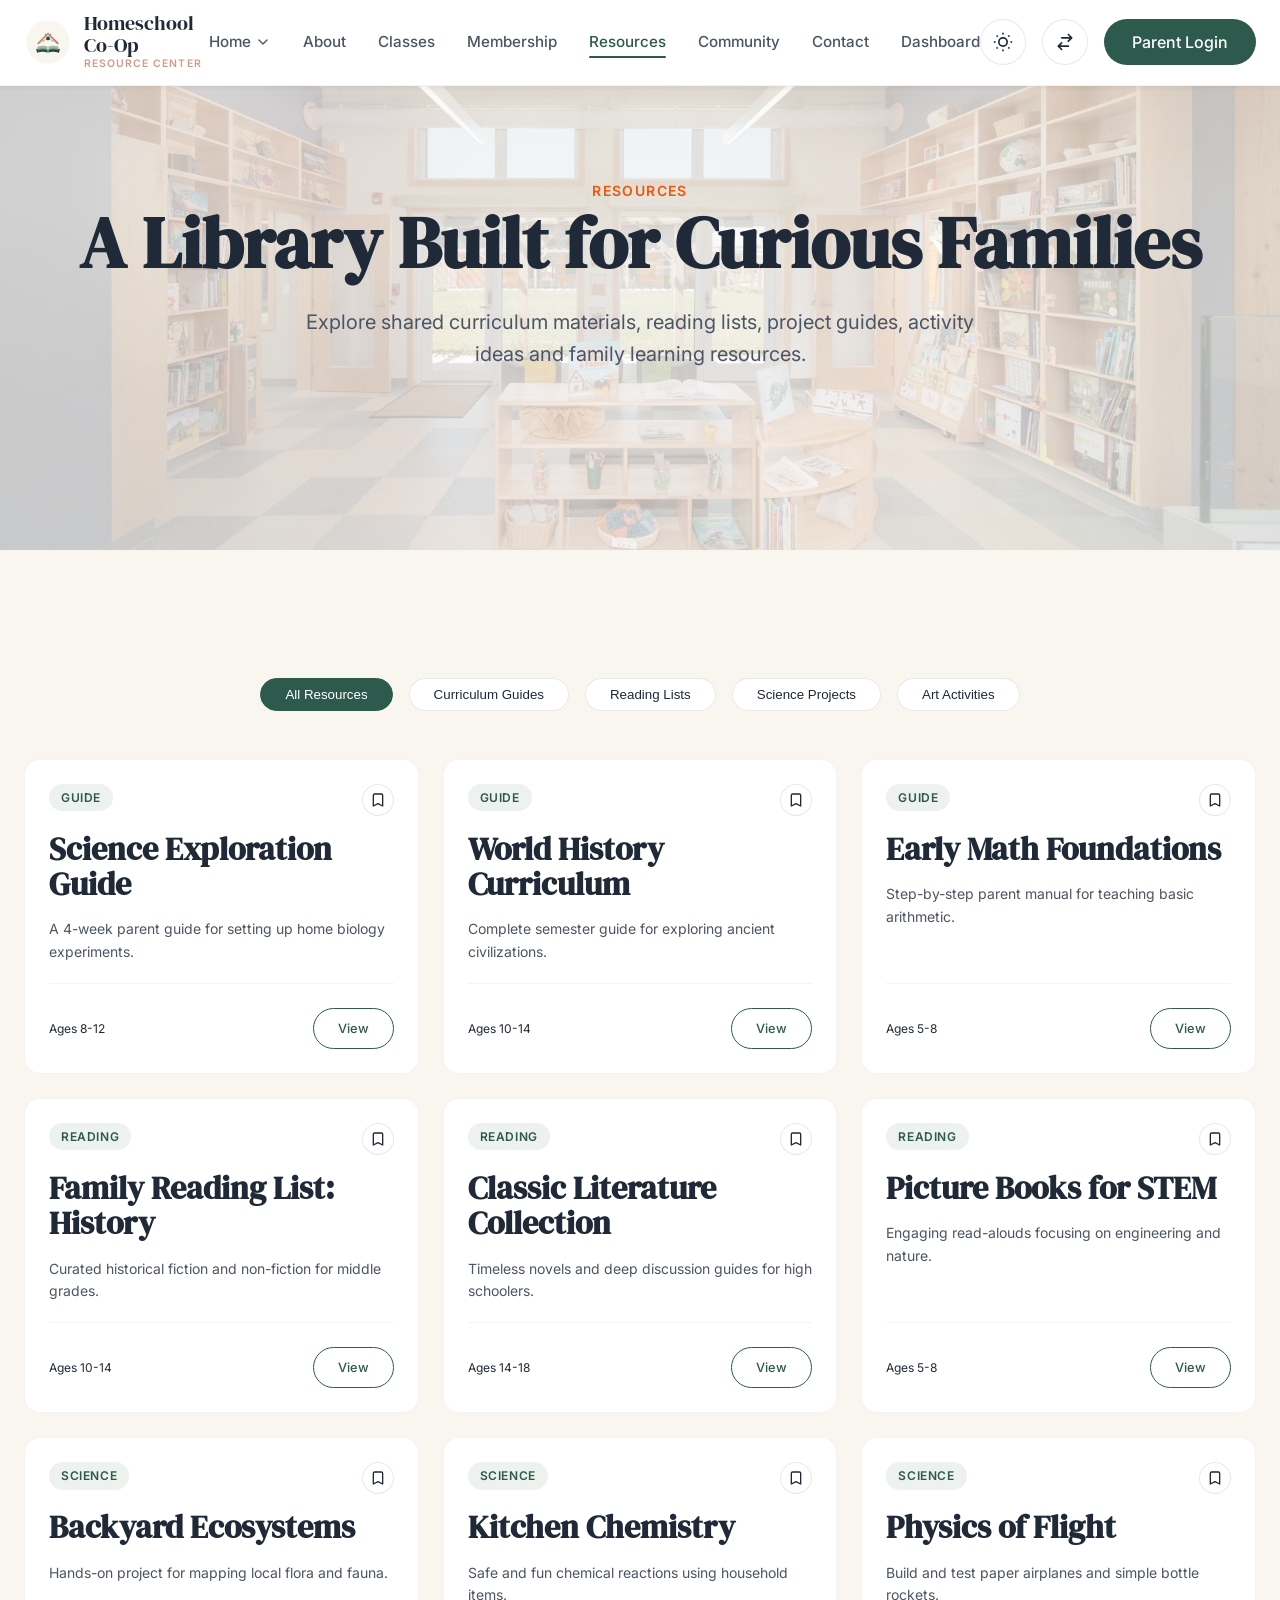
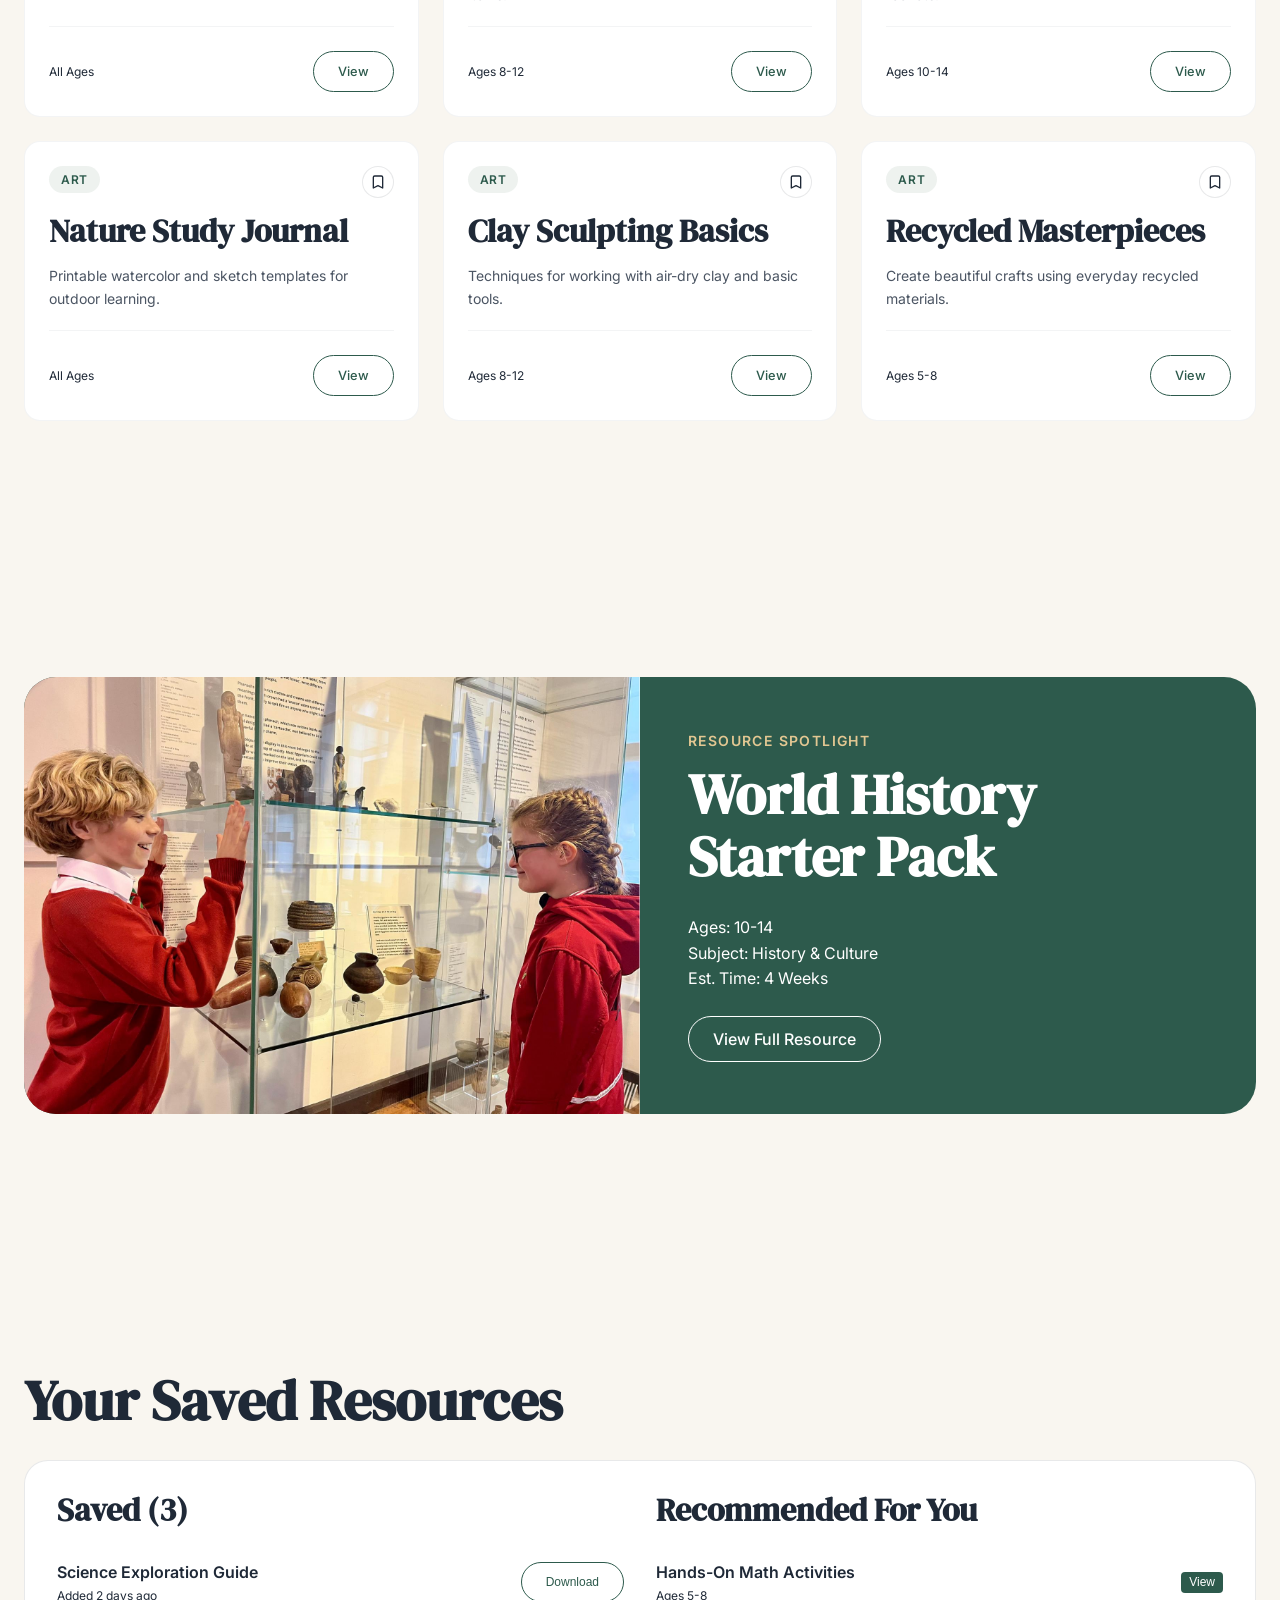
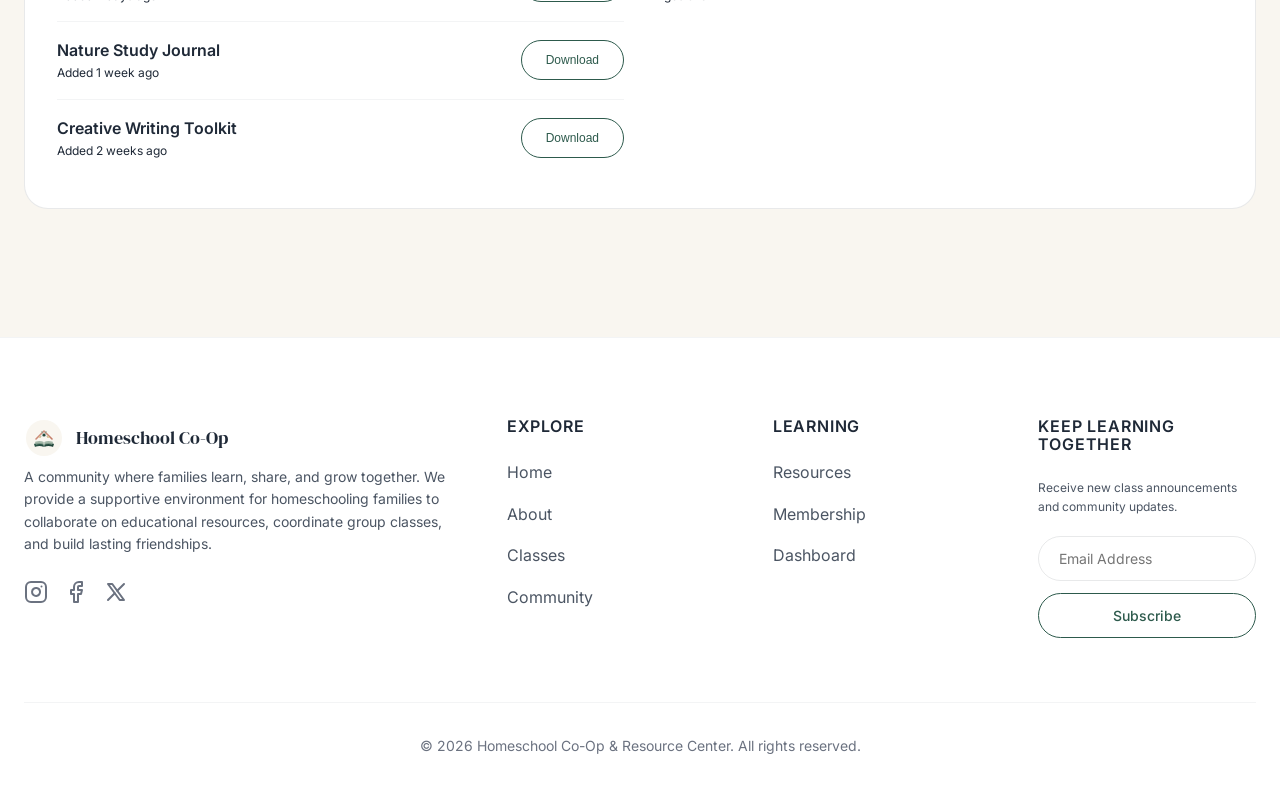
<file: resources.html>
<!DOCTYPE html>
<html lang="en" data-theme="light" dir="ltr">
<head>
    <meta charset="UTF-8">
    <meta name="viewport" content="width=device-width, initial-scale=1.0">
    <title>Resources | Homeschool Co-Op</title>
    <link rel="icon" href="assets/images/logo.svg" type="image/svg+xml">
    <link rel="stylesheet" href="assets/css/style.css">
    <style>

        
        .resource-nav {
            display: flex; gap: 1rem; overflow-x: auto; padding-bottom: 1rem;
            margin-bottom: 2rem;
            scrollbar-width: none;
            justify-content: center;
        }
        .resource-nav-btn {
            padding: 0.5rem 1.5rem;
            border-radius: var(--radius-pill);
            border: 1px solid var(--border);
            background: var(--bg-surface);
            color: var(--text-primary);
            cursor: pointer;
            white-space: nowrap;
        }
        .resource-nav-btn.active, .resource-nav-btn:hover {
            background: var(--accent-primary);
            color: #fff;
            border-color: var(--accent-primary);
        }

        @media (max-width: 768px) {
            .resource-nav {
                flex-direction: column;
                align-items: stretch;
            }
            .resource-nav-btn {
                width: 100%;
                text-align: center;
            }
        }

        .resource-card {
            background: var(--bg-surface);
            border-radius: var(--radius-md);
            padding: 1.5rem;
            border: 1px solid var(--border-light);
            display: flex; flex-direction: column;
            transition: var(--transition);
            height: 100%;
        }
        .resource-card > .flex.justify-between {
            margin-top: auto !important;
            padding-top: 1.5rem !important;
        }
        .resource-card:hover { transform: translateY(-4px); box-shadow: var(--shadow-md); }
        .resource-header { display: flex; justify-content: space-between; align-items: flex-start; margin-bottom: 1rem; }
        
        .spotlight-section {
            background: var(--accent-primary);
            color: #fff;
            border-radius: var(--radius-xl);
            overflow: hidden;
        }
        [data-theme="dark"] .spotlight-section { background: var(--bg-secondary); }
        
        /* Dashboard-style Saved Resources */
        .saved-dashboard {
            background: var(--bg-surface);
            border: 1px solid var(--border);
            border-radius: var(--radius-lg);
            padding: 2rem;
        }
        .saved-item {
            display: flex; justify-content: space-between; align-items: center;
            padding: 1rem 0;
            border-bottom: 1px solid var(--border-light);
        }
        .saved-item:last-child { border-bottom: none; }
    </style>
</head>
<body>
    <nav class="navbar" id="navbar">
        <div class="container nav-container">
            <a href="index.html" class="brand">
                <img src="assets/images/logo.svg" alt="Homeschool Co-Op Logo" class="brand-logo">
                <div class="brand-text-wrapper">
                    <span class="brand-title">Homeschool Co-Op</span>
                    <span class="brand-subtitle">Resource Center</span>
                </div>
            </a>
            <div class="nav-links">
                <div class="nav-item-dropdown">
                    <span class="nav-link " style="display:flex; align-items:center; gap:0.25rem;">Home <svg width="16" height="16" viewBox="0 0 24 24" fill="none" stroke="currentColor" stroke-width="2" stroke-linecap="round" stroke-linejoin="round"><polyline points="6 9 12 15 18 9"></polyline></svg></span>
                    <div class="nav-dropdown-menu">
                        <a href="index.html" class="dropdown-link ">Home 1</a>
                        <a href="home-2.html" class="dropdown-link ">Home 2</a>
                    </div>
                </div>
                <a href="about.html" class="nav-link ">About</a>
                <a href="classes.html" class="nav-link ">Classes</a>
                <a href="membership.html" class="nav-link ">Membership</a>
                <a href="resources.html" class="nav-link active">Resources</a>
                <a href="community.html" class="nav-link ">Community</a>
                <a href="contact.html" class="nav-link ">Contact</a>
                <a href="dashboard.html" class="nav-link ">Dashboard</a>
            </div>
            <div class="nav-actions">
                <button class="btn-icon" id="theme-toggle" aria-label="Toggle Theme">
                    <svg width="20" height="20" viewBox="0 0 24 24" fill="none" stroke="currentColor" stroke-width="2"><circle cx="12" cy="12" r="5"/><line x1="12" y1="1" x2="12" y2="3"/><line x1="12" y1="21" x2="12" y2="23"/><line x1="4.22" y1="4.22" x2="5.64" y2="5.64"/><line x1="18.36" y1="18.36" x2="19.78" y2="19.78"/><line x1="1" y1="12" x2="3" y2="12"/><line x1="21" y1="12" x2="23" y2="12"/><line x1="4.22" y1="19.78" x2="5.64" y2="18.36"/><line x1="18.36" y1="5.64" x2="19.78" y2="4.22"/></svg>
                </button>
                <button class="btn-icon" id="rtl-toggle" aria-label="Toggle RTL">
                    <svg width="20" height="20" viewBox="0 0 24 24" fill="none" stroke="currentColor" stroke-width="2" stroke-linecap="round" stroke-linejoin="round"><path d="M8 7h12m0 0l-4-4m4 4l-4 4m0 6H4m0 0l4 4m-4-4l4-4"></path></svg>
                </button>
                <a href="login.html" class="btn btn-primary">Parent Login</a>
            </div>
            <button class="hamburger" id="hamburger" aria-label="Menu">
                <span></span><span></span><span></span>
            </button>
        </div>
    </nav>

    <!-- MOBILE DRAWER -->
    <div class="mobile-drawer" id="mobile-drawer">
        <div class="mobile-nav-links">
            <div class="mobile-nav-item-dropdown" style="display: flex; flex-direction: column; align-items: center;">
                <button class="mobile-nav-link active" id="mobile-home-dropdown-btn" style="display:flex; justify-content:center; align-items:center; gap: 0.5rem; background:none; border:none; cursor:pointer; padding: 0;">
                    <span>Home</span>
                    <svg width="24" height="24" viewBox="0 0 24 24" fill="none" stroke="currentColor" stroke-width="2" stroke-linecap="round" stroke-linejoin="round" class="dropdown-arrow" style="transition: transform 0.3s;"><polyline points="6 9 12 15 18 9"></polyline></svg>
                </button>
                <div class="mobile-nav-dropdown-menu" id="mobile-home-dropdown-menu" style="display: none; flex-direction: column; align-items: center; gap: 1rem; margin-top: 1rem;">
                    <a href="index.html" class="mobile-nav-link active" style="font-size: 1.5rem; color: var(--text-secondary);">Home 1</a>
                    <a href="home-2.html" class="mobile-nav-link " style="font-size: 1.5rem; color: var(--text-secondary);">Home 2</a>
                </div>
            </div>
            <a href="about.html" class="mobile-nav-link ">About</a>
            <a href="classes.html" class="mobile-nav-link ">Classes</a>
            <a href="membership.html" class="mobile-nav-link ">Membership</a>
            <a href="resources.html" class="mobile-nav-link ">Resources</a>
            <a href="community.html" class="mobile-nav-link ">Community</a>
            <a href="contact.html" class="mobile-nav-link ">Contact</a>
            <a href="dashboard.html" class="mobile-nav-link ">Dashboard</a>
        </div>
        <div class="mobile-nav-actions" style="display: flex; flex-direction: column; align-items: center; width: 100%; max-width: 250px;">
            <div class="flex gap-6 justify-center" style="margin-bottom: 1rem;">
                <button class="btn-icon" id="mobile-theme-toggle" aria-label="Toggle Theme">
                    <svg width="20" height="20" viewBox="0 0 24 24" fill="none" stroke="currentColor" stroke-width="2"><circle cx="12" cy="12" r="5"/><line x1="12" y1="1" x2="12" y2="3"/><line x1="12" y1="21" x2="12" y2="23"/><line x1="4.22" y1="4.22" x2="5.64" y2="5.64"/><line x1="18.36" y1="18.36" x2="19.78" y2="19.78"/><line x1="1" y1="12" x2="3" y2="12"/><line x1="21" y1="12" x2="23" y2="12"/><line x1="4.22" y1="19.78" x2="5.64" y2="18.36"/><line x1="18.36" y1="5.64" x2="19.78" y2="4.22"/></svg>
                </button>
                <button class="btn-icon" id="mobile-rtl-toggle" aria-label="Toggle RTL">
                    <svg width="20" height="20" viewBox="0 0 24 24" fill="none" stroke="currentColor" stroke-width="2" stroke-linecap="round" stroke-linejoin="round"><path d="M5 10h14" /><path d="M15 6l4 4-4 4" /><path d="M19 14H5" /><path d="M9 10l-4 4 4 4" /></svg>
                </button>
            </div>
            <a href="login.html" class="btn btn-primary" style="width: 100%; justify-content: center;">Parent Login</a>
        </div>
    </div>

    <main>


    <main>
        <section class="page-hero" style="background-image: url('assets/images/resource.png');">
            <div class="container reveal">
                <span class="eyebrow">Resources</span>
                <h1>A Library Built for Curious Families</h1>
                <p>Explore shared curriculum materials, reading lists, project guides, activity ideas and family learning resources.</p>
            </div>
        </section>

        <!-- CATEGORIES & FEATURED -->
        <section class="section-py">
            <div class="container reveal">
                <div class="resource-nav">
                    <button class="resource-nav-btn active" data-filter="all">All Resources</button>
                    <button class="resource-nav-btn" data-filter="guide">Curriculum Guides</button>
                    <button class="resource-nav-btn" data-filter="reading">Reading Lists</button>
                    <button class="resource-nav-btn" data-filter="science">Science Projects</button>
                    <button class="resource-nav-btn" data-filter="art">Art Activities</button>
                </div>

                <div class="grid md:grid-cols-2 lg:grid-cols-3 gap-6">
                    
                    <!-- GUIDES (3 Cards) -->
                    <div class="resource-card" data-cat="guide">
                        <div class="resource-header">
                            <span class="tag">Guide</span>
                            <button class="btn-icon" style="width:32px; height:32px;" title="Save"><svg width="16" height="16" fill="none" stroke="currentColor" viewBox="0 0 24 24"><path stroke-linecap="round" stroke-linejoin="round" stroke-width="2" d="M5 5a2 2 0 012-2h10a2 2 0 012 2v16l-7-3.5L5 21V5z"></path></svg></button>
                        </div>
                        <h4 class="mb-2">Science Exploration Guide</h4>
                        <p class="text-sm flex-1">A 4-week parent guide for setting up home biology experiments.</p>
                        <div class="flex justify-between items-center mt-4 pt-4" style="border-top: 1px solid var(--border-light);">
                            <span class="text-xs">Ages 8-12</span>
                            <button class="btn btn-secondary" style="padding: 0.25rem 0.75rem; font-size: 0.8rem;">View</button>
                        </div>
                    </div>
                    <div class="resource-card" data-cat="guide">
                        <div class="resource-header">
                            <span class="tag">Guide</span>
                            <button class="btn-icon" style="width:32px; height:32px;" title="Save"><svg width="16" height="16" fill="none" stroke="currentColor" viewBox="0 0 24 24"><path stroke-linecap="round" stroke-linejoin="round" stroke-width="2" d="M5 5a2 2 0 012-2h10a2 2 0 012 2v16l-7-3.5L5 21V5z"></path></svg></button>
                        </div>
                        <h4 class="mb-2">World History Curriculum</h4>
                        <p class="text-sm flex-1">Complete semester guide for exploring ancient civilizations.</p>
                        <div class="flex justify-between items-center mt-4 pt-4" style="border-top: 1px solid var(--border-light);">
                            <span class="text-xs">Ages 10-14</span>
                            <button class="btn btn-secondary" style="padding: 0.25rem 0.75rem; font-size: 0.8rem;">View</button>
                        </div>
                    </div>
                    <div class="resource-card" data-cat="guide">
                        <div class="resource-header">
                            <span class="tag">Guide</span>
                            <button class="btn-icon" style="width:32px; height:32px;" title="Save"><svg width="16" height="16" fill="none" stroke="currentColor" viewBox="0 0 24 24"><path stroke-linecap="round" stroke-linejoin="round" stroke-width="2" d="M5 5a2 2 0 012-2h10a2 2 0 012 2v16l-7-3.5L5 21V5z"></path></svg></button>
                        </div>
                        <h4 class="mb-2">Early Math Foundations</h4>
                        <p class="text-sm flex-1">Step-by-step parent manual for teaching basic arithmetic.</p>
                        <div class="flex justify-between items-center mt-4 pt-4" style="border-top: 1px solid var(--border-light);">
                            <span class="text-xs">Ages 5-8</span>
                            <button class="btn btn-secondary" style="padding: 0.25rem 0.75rem; font-size: 0.8rem;">View</button>
                        </div>
                    </div>

                    <!-- READING LISTS (3 Cards) -->
                    <div class="resource-card" data-cat="reading">
                        <div class="resource-header">
                            <span class="tag">Reading</span>
                            <button class="btn-icon" style="width:32px; height:32px;" title="Save"><svg width="16" height="16" fill="none" stroke="currentColor" viewBox="0 0 24 24"><path stroke-linecap="round" stroke-linejoin="round" stroke-width="2" d="M5 5a2 2 0 012-2h10a2 2 0 012 2v16l-7-3.5L5 21V5z"></path></svg></button>
                        </div>
                        <h4 class="mb-2">Family Reading List: History</h4>
                        <p class="text-sm flex-1">Curated historical fiction and non-fiction for middle grades.</p>
                        <div class="flex justify-between items-center mt-4 pt-4" style="border-top: 1px solid var(--border-light);">
                            <span class="text-xs">Ages 10-14</span>
                            <button class="btn btn-secondary" style="padding: 0.25rem 0.75rem; font-size: 0.8rem;">View</button>
                        </div>
                    </div>
                    <div class="resource-card" data-cat="reading">
                        <div class="resource-header">
                            <span class="tag">Reading</span>
                            <button class="btn-icon" style="width:32px; height:32px;" title="Save"><svg width="16" height="16" fill="none" stroke="currentColor" viewBox="0 0 24 24"><path stroke-linecap="round" stroke-linejoin="round" stroke-width="2" d="M5 5a2 2 0 012-2h10a2 2 0 012 2v16l-7-3.5L5 21V5z"></path></svg></button>
                        </div>
                        <h4 class="mb-2">Classic Literature Collection</h4>
                        <p class="text-sm flex-1">Timeless novels and deep discussion guides for high schoolers.</p>
                        <div class="flex justify-between items-center mt-4 pt-4" style="border-top: 1px solid var(--border-light);">
                            <span class="text-xs">Ages 14-18</span>
                            <button class="btn btn-secondary" style="padding: 0.25rem 0.75rem; font-size: 0.8rem;">View</button>
                        </div>
                    </div>
                    <div class="resource-card" data-cat="reading">
                        <div class="resource-header">
                            <span class="tag">Reading</span>
                            <button class="btn-icon" style="width:32px; height:32px;" title="Save"><svg width="16" height="16" fill="none" stroke="currentColor" viewBox="0 0 24 24"><path stroke-linecap="round" stroke-linejoin="round" stroke-width="2" d="M5 5a2 2 0 012-2h10a2 2 0 012 2v16l-7-3.5L5 21V5z"></path></svg></button>
                        </div>
                        <h4 class="mb-2">Picture Books for STEM</h4>
                        <p class="text-sm flex-1">Engaging read-alouds focusing on engineering and nature.</p>
                        <div class="flex justify-between items-center mt-4 pt-4" style="border-top: 1px solid var(--border-light);">
                            <span class="text-xs">Ages 5-8</span>
                            <button class="btn btn-secondary" style="padding: 0.25rem 0.75rem; font-size: 0.8rem;">View</button>
                        </div>
                    </div>

                    <!-- SCIENCE PROJECTS (3 Cards) -->
                    <div class="resource-card" data-cat="science">
                        <div class="resource-header">
                            <span class="tag">Science</span>
                            <button class="btn-icon" style="width:32px; height:32px;" title="Save"><svg width="16" height="16" fill="none" stroke="currentColor" viewBox="0 0 24 24"><path stroke-linecap="round" stroke-linejoin="round" stroke-width="2" d="M5 5a2 2 0 012-2h10a2 2 0 012 2v16l-7-3.5L5 21V5z"></path></svg></button>
                        </div>
                        <h4 class="mb-2">Backyard Ecosystems</h4>
                        <p class="text-sm flex-1">Hands-on project for mapping local flora and fauna.</p>
                        <div class="flex justify-between items-center mt-4 pt-4" style="border-top: 1px solid var(--border-light);">
                            <span class="text-xs">All Ages</span>
                            <button class="btn btn-secondary" style="padding: 0.25rem 0.75rem; font-size: 0.8rem;">View</button>
                        </div>
                    </div>
                    <div class="resource-card" data-cat="science">
                        <div class="resource-header">
                            <span class="tag">Science</span>
                            <button class="btn-icon" style="width:32px; height:32px;" title="Save"><svg width="16" height="16" fill="none" stroke="currentColor" viewBox="0 0 24 24"><path stroke-linecap="round" stroke-linejoin="round" stroke-width="2" d="M5 5a2 2 0 012-2h10a2 2 0 012 2v16l-7-3.5L5 21V5z"></path></svg></button>
                        </div>
                        <h4 class="mb-2">Kitchen Chemistry</h4>
                        <p class="text-sm flex-1">Safe and fun chemical reactions using household items.</p>
                        <div class="flex justify-between items-center mt-4 pt-4" style="border-top: 1px solid var(--border-light);">
                            <span class="text-xs">Ages 8-12</span>
                            <button class="btn btn-secondary" style="padding: 0.25rem 0.75rem; font-size: 0.8rem;">View</button>
                        </div>
                    </div>
                    <div class="resource-card" data-cat="science">
                        <div class="resource-header">
                            <span class="tag">Science</span>
                            <button class="btn-icon" style="width:32px; height:32px;" title="Save"><svg width="16" height="16" fill="none" stroke="currentColor" viewBox="0 0 24 24"><path stroke-linecap="round" stroke-linejoin="round" stroke-width="2" d="M5 5a2 2 0 012-2h10a2 2 0 012 2v16l-7-3.5L5 21V5z"></path></svg></button>
                        </div>
                        <h4 class="mb-2">Physics of Flight</h4>
                        <p class="text-sm flex-1">Build and test paper airplanes and simple bottle rockets.</p>
                        <div class="flex justify-between items-center mt-4 pt-4" style="border-top: 1px solid var(--border-light);">
                            <span class="text-xs">Ages 10-14</span>
                            <button class="btn btn-secondary" style="padding: 0.25rem 0.75rem; font-size: 0.8rem;">View</button>
                        </div>
                    </div>

                    <!-- ART ACTIVITIES (3 Cards) -->
                    <div class="resource-card" data-cat="art">
                        <div class="resource-header">
                            <span class="tag">Art</span>
                            <button class="btn-icon" style="width:32px; height:32px;" title="Save"><svg width="16" height="16" fill="none" stroke="currentColor" viewBox="0 0 24 24"><path stroke-linecap="round" stroke-linejoin="round" stroke-width="2" d="M5 5a2 2 0 012-2h10a2 2 0 012 2v16l-7-3.5L5 21V5z"></path></svg></button>
                        </div>
                        <h4 class="mb-2">Nature Study Journal</h4>
                        <p class="text-sm flex-1">Printable watercolor and sketch templates for outdoor learning.</p>
                        <div class="flex justify-between items-center mt-4 pt-4" style="border-top: 1px solid var(--border-light);">
                            <span class="text-xs">All Ages</span>
                            <button class="btn btn-secondary" style="padding: 0.25rem 0.75rem; font-size: 0.8rem;">View</button>
                        </div>
                    </div>
                    <div class="resource-card" data-cat="art">
                        <div class="resource-header">
                            <span class="tag">Art</span>
                            <button class="btn-icon" style="width:32px; height:32px;" title="Save"><svg width="16" height="16" fill="none" stroke="currentColor" viewBox="0 0 24 24"><path stroke-linecap="round" stroke-linejoin="round" stroke-width="2" d="M5 5a2 2 0 012-2h10a2 2 0 012 2v16l-7-3.5L5 21V5z"></path></svg></button>
                        </div>
                        <h4 class="mb-2">Clay Sculpting Basics</h4>
                        <p class="text-sm flex-1">Techniques for working with air-dry clay and basic tools.</p>
                        <div class="flex justify-between items-center mt-4 pt-4" style="border-top: 1px solid var(--border-light);">
                            <span class="text-xs">Ages 8-12</span>
                            <button class="btn btn-secondary" style="padding: 0.25rem 0.75rem; font-size: 0.8rem;">View</button>
                        </div>
                    </div>
                    <div class="resource-card" data-cat="art">
                        <div class="resource-header">
                            <span class="tag">Art</span>
                            <button class="btn-icon" style="width:32px; height:32px;" title="Save"><svg width="16" height="16" fill="none" stroke="currentColor" viewBox="0 0 24 24"><path stroke-linecap="round" stroke-linejoin="round" stroke-width="2" d="M5 5a2 2 0 012-2h10a2 2 0 012 2v16l-7-3.5L5 21V5z"></path></svg></button>
                        </div>
                        <h4 class="mb-2">Recycled Masterpieces</h4>
                        <p class="text-sm flex-1">Create beautiful crafts using everyday recycled materials.</p>
                        <div class="flex justify-between items-center mt-4 pt-4" style="border-top: 1px solid var(--border-light);">
                            <span class="text-xs">Ages 5-8</span>
                            <button class="btn btn-secondary" style="padding: 0.25rem 0.75rem; font-size: 0.8rem;">View</button>
                        </div>
                    </div>

                </div>
            </div>
        </section>

        <!-- SPOTLIGHT -->
        <section class="section-py">
            <div class="container reveal">
                <div class="spotlight-section grid md:grid-cols-2 items-center">
                    <img src="assets/images/World History Starter Pack.png" alt="Spotlight" style="height: 100%; object-fit: cover;">
                    <div style="padding: 3rem;">
                        <span class="eyebrow" style="color: var(--accent-tertiary);">Resource Spotlight</span>
                        <h2 style="color: #fff;">World History Starter Pack</h2>
                        <ul style="list-style: none; margin: 1.5rem 0;">
                            <li class="mb-2 opacity-80">Ages: 10-14</li>
                            <li class="mb-2 opacity-80">Subject: History & Culture</li>
                            <li class="mb-2 opacity-80">Est. Time: 4 Weeks</li>
                        </ul>
                        <button class="btn btn-secondary" style="border-color: #fff; color: #fff;">View Full Resource</button>
                    </div>
                </div>
            </div>
        </section>

        <!-- SAVED RESOURCES (DASHBOARD STYLE) -->
        <section class="section-py">
            <div class="container reveal">
                <h2 class="mb-8">Your Saved Resources</h2>
                <div class="saved-dashboard">
                    <div class="grid md:grid-cols-2 gap-8">
                        <div>
                            <h4 class="mb-4">Saved (3)</h4>
                            <div class="saved-item">
                                <div><div class="font-bold">Science Exploration Guide</div><div class="text-xs text-muted">Added 2 days ago</div></div>
                                <button class="btn-secondary" style="padding: 0.2rem 0.5rem; font-size: 0.75rem; border-radius: 4px;">Download</button>
                            </div>
                            <div class="saved-item">
                                <div><div class="font-bold">Nature Study Journal</div><div class="text-xs text-muted">Added 1 week ago</div></div>
                                <button class="btn-secondary" style="padding: 0.2rem 0.5rem; font-size: 0.75rem; border-radius: 4px;">Download</button>
                            </div>
                            <div class="saved-item">
                                <div><div class="font-bold">Creative Writing Toolkit</div><div class="text-xs text-muted">Added 2 weeks ago</div></div>
                                <button class="btn-secondary" style="padding: 0.2rem 0.5rem; font-size: 0.75rem; border-radius: 4px;">Download</button>
                            </div>
                        </div>
                        <div>
                            <h4 class="mb-4">Recommended For You</h4>
                            <div class="saved-item">
                                <div><div class="font-bold">Hands-On Math Activities</div><div class="text-xs text-muted">Ages 5-8</div></div>
                                <button class="btn-primary" style="padding: 0.2rem 0.5rem; font-size: 0.75rem; border-radius: 4px; border:none;">View</button>
                            </div>
                        </div>
                    </div>
                </div>
            </div>
        </section>
    </main>

    <!-- FOOTER -->
    <footer class="footer">
        <div class="container">
            <div class="footer-grid">
                <div>
                    <a href="index.html" class="brand mb-6" style="display: inline-flex;">
                        <img src="assets/images/logo.svg" alt="Logo" width="40" height="40">
                        <span class="brand-title" style="font-size: 1.1rem;">Homeschool Co-Op</span>
                    </a>
                    <p class="text-sm" style="line-height: 1.6; margin-bottom: 1.5rem;">A community where families learn, share, and grow together. We provide a supportive environment for homeschooling families to collaborate on educational resources, coordinate group classes, and build lasting friendships.</p>
                    
                    <div class="social-icons" style="display: flex; gap: 1rem;">
                        <a href="#" aria-label="Instagram" style="color: var(--text-muted); transition: color 0.3s ease, transform 0.3s ease; display: inline-flex;" onmouseover="this.style.color='#E1306C'; this.style.transform='scale(1.1)';" onmouseout="this.style.color='var(--text-muted)'; this.style.transform='scale(1)';">
                            <svg width="24" height="24" viewBox="0 0 24 24" fill="none" stroke="currentColor" stroke-width="2" stroke-linecap="round" stroke-linejoin="round"><rect x="2" y="2" width="20" height="20" rx="5" ry="5"></rect><path d="M16 11.37A4 4 0 1 1 12.63 8 4 4 0 0 1 16 11.37z"></path><line x1="17.5" y1="6.5" x2="17.51" y2="6.5"></line></svg>
                        </a>
                        <a href="#" aria-label="Facebook" style="color: var(--text-muted); transition: color 0.3s ease, transform 0.3s ease; display: inline-flex;" onmouseover="this.style.color='#1877F2'; this.style.transform='scale(1.1)';" onmouseout="this.style.color='var(--text-muted)'; this.style.transform='scale(1)';">
                            <svg width="24" height="24" viewBox="0 0 24 24" fill="none" stroke="currentColor" stroke-width="2" stroke-linecap="round" stroke-linejoin="round"><path d="M18 2h-3a5 5 0 0 0-5 5v3H7v4h3v8h4v-8h3l1-4h-4V7a1 1 0 0 1 1-1h3z"></path></svg>
                        </a>
                        <a href="#" aria-label="X (Twitter)" style="color: var(--text-muted); transition: color 0.3s ease, transform 0.3s ease; display: inline-flex;" onmouseover="this.style.color='#000000'; this.style.transform='scale(1.1)';" onmouseout="this.style.color='var(--text-muted)'; this.style.transform='scale(1)';">
                            <svg width="24" height="24" viewBox="0 0 24 24" fill="none" stroke="currentColor" stroke-width="2" stroke-linecap="round" stroke-linejoin="round"><path d="M4 4l11.733 16h4.267l-11.733 -16z"></path><path d="M4 20l6.768 -6.768m2.46 -2.46l6.772 -6.772"></path></svg>
                        </a>
                    </div>
                </div>
                <div>
                    <h4 class="footer-col-title">Explore</h4>
                    <ul class="footer-links">
                        <li><a href="index.html">Home</a></li>
                        <li><a href="about.html">About</a></li>
                        <li><a href="classes.html">Classes</a></li>
                        <li><a href="community.html">Community</a></li>
                    </ul>
                </div>
                <div>
                    <h4 class="footer-col-title">Learning</h4>
                    <ul class="footer-links">
                        <li><a href="resources.html">Resources</a></li>
                        <li><a href="membership.html">Membership</a></li>
                        <li><a href="dashboard.html">Dashboard</a></li>
                    </ul>
                </div>
                <div>
                    <h4 class="footer-col-title">Keep Learning Together</h4>
                    <p class="text-xs mb-4">Receive new class announcements and community updates.</p>
                    <form id="newsletter-form" style="display: flex; flex-direction: column; gap: 0.75rem; width: 100%; max-width: 250px;">
                        <input type="email" placeholder="Email Address" required style="width: 100%; height: 45px; padding: 0 1.25rem; border: 1px solid var(--border); border-radius: 50px; background: transparent; color: var(--text-primary); outline: none; font-family: var(--font-body); font-size: 0.875rem;">
                        <button type="submit" style="width: 100%; height: 45px; padding: 0 1.25rem; border: 1px solid var(--accent-primary); border-radius: 50px; background: transparent; color: var(--accent-primary); font-weight: 500; cursor: pointer; transition: all 0.3s ease; font-family: var(--font-body); font-size: 0.875rem;" onmouseover="this.style.background='var(--accent-primary)'; this.style.color='#fff';" onmouseout="this.style.background='transparent'; this.style.color='var(--accent-primary)';">Subscribe</button>
                    </form>
                </div>
            </div>
            <div class="footer-bottom">
                &copy; 2026 Homeschool Co-Op & Resource Center. All rights reserved.
            </div>
        </div>
    </footer>

    <script src="assets/js/main.js"></script>
    <script src="assets/js/interactions.js"></script>
    <script>
        document.addEventListener('DOMContentLoaded', () => {
            const btns = document.querySelectorAll('.resource-nav-btn');
            const cards = document.querySelectorAll('.resource-card');

            btns.forEach(btn => {
                btn.addEventListener('click', () => {
                    btns.forEach(b => b.classList.remove('active'));
                    btn.classList.add('active');
                    
                    const filter = btn.getAttribute('data-filter');
                    cards.forEach(card => {
                        if (filter === 'all' || card.getAttribute('data-cat') === filter) {
                            card.style.display = 'flex';
                        } else {
                            card.style.display = 'none';
                        }
                    });
                });
            });
        });
    </script>
</body>
</html>
</file>
<file: assets/css/style.css>
@import url('https://fonts.googleapis.com/css2?family=DM+Serif+Display:ital@0;1&family=Inter:wght@300;400;500;600;700&display=swap');

/* ==========================================================================
   CSS VARIABLES & THEMING
   ========================================================================== */
:root {
  /* Colors - Light Theme (Warm Cream/Ivory focus) */
  --bg-primary: #F9F6F0;       /* Warm Cream */
  --bg-secondary: #F0EAE1;     /* Soft Ivory */
  --bg-surface: #FFFFFF;
  --bg-elevated: rgba(255, 255, 255, 0.85);

  --text-primary: #1F2937;     /* Dark Charcoal */
  --text-secondary: #4B5563;   /* Soft Charcoal */
  --text-muted: #6B7280;

  --accent-primary: #2D5A4C;   /* Deep Forest Green */
  --accent-primary-hover: #1A3B31;
  --accent-secondary: #D49A89; /* Terracotta / Warm Clay */
  --accent-secondary-hover: #C27A65;
  --accent-tertiary: #E2C792;  /* Golden Mustard */
  --sage: #8EA896;             /* Muted Sage */
  --dusty-blue: #94A8B3;

  /* Borders & Shadows */
  --border: rgba(31, 41, 55, 0.1);
  --border-light: rgba(31, 41, 55, 0.05);
  --shadow-sm: 0 2px 4px rgba(0, 0, 0, 0.05);
  --shadow-md: 0 4px 12px rgba(45, 90, 76, 0.08);
  --shadow-lg: 0 12px 24px rgba(45, 90, 76, 0.12);
  --shadow-xl: 0 20px 40px rgba(45, 90, 76, 0.15);

  /* Typography */
  --font-heading: 'DM Serif Display', serif;
  --font-body: 'Inter', sans-serif;

  /* Spacing & Layout */
  --radius-sm: 8px;
  --radius-md: 16px;
  --radius-lg: 24px;
  --radius-xl: 32px;
  --radius-pill: 9999px;

  --transition: all 0.3s cubic-bezier(0.25, 0.8, 0.25, 1);
  --transition-bounce: all 0.5s cubic-bezier(0.68, -0.55, 0.26, 1.55);
}

/* Dark Theme overrides */
[data-theme="dark"] {
  --bg-primary: #121816;       /* Deep Charcoal/Green */
  --bg-secondary: #1A2421;
  --bg-surface: #222E2A;
  --bg-elevated: rgba(34, 46, 42, 0.85);

  --text-primary: #FFFFFF;     /* Brightest White */
  --text-secondary: #F3F4F6;   /* Very Bright Gray */
  --text-muted: #E5E7EB;       /* Bright Gray */

  --accent-primary: #2D5A4C;   /* Deep Forest Green */
  --accent-primary-hover: #3B7260;
  --accent-secondary: #D49A89; 
  --accent-secondary-hover: #E3B3A5;
  
  --border: rgba(249, 246, 240, 0.1);
  --border-light: rgba(249, 246, 240, 0.05);
  --shadow-sm: 0 2px 4px rgba(0, 0, 0, 0.2);
  --shadow-md: 0 4px 12px rgba(0, 0, 0, 0.3);
  --shadow-lg: 0 12px 24px rgba(0, 0, 0, 0.4);
}

/* ==========================================================================
   RESET & BASE
   ========================================================================== */
*, *::before, *::after {
  box-sizing: border-box;
  margin: 0;
  padding: 0;
}

html {
  font-size: 16px;
  scroll-behavior: smooth;
  width: 100%;
  max-width: 100%;
  overflow-x: hidden;
}

body {
  font-family: var(--font-body);
  background-color: var(--bg-primary);
  color: var(--text-primary);
  line-height: 1.6;
  -webkit-font-smoothing: antialiased;
  -moz-osx-font-smoothing: grayscale;
  transition: background-color 0.3s ease, color 0.3s ease;
  width: 100%;
  max-width: 100%;
  overflow-x: hidden;
}

/* RTL Support Base */
[dir="rtl"] {
  text-align: right;
}
[dir="rtl"] .me-auto { margin-right: auto; margin-left: 0; }
[dir="rtl"] .ms-auto { margin-left: auto; margin-right: 0; }

/* ==========================================================================
   TYPOGRAPHY
   ========================================================================== */
h1, h2, h3, h4, h5, h6 {
  font-family: var(--font-heading);
  font-weight: 600;
  line-height: 1.1;
  color: var(--text-primary);
  margin-bottom: 0.5em;
}

h1 { font-size: clamp(2.5rem, 5vw + 1rem, 4.5rem); }
h2 { font-size: clamp(2rem, 4vw + 1rem, 3.5rem); }
h3 { font-size: clamp(1.75rem, 3vw + 1rem, 2.5rem); }
h4 { font-size: clamp(1.5rem, 2vw + 1rem, 2rem); }

p {
  font-weight: 400;
  margin-bottom: 1.25rem;
  font-size: clamp(1rem, 1.2vw + 0.5rem, 1.125rem);
  color: var(--text-secondary);
}

/* Cap emphasis weights so nothing exceeds heading weight (600) */
b, strong, th, .font-bold { font-weight: 600; }

.text-sm { font-size: 0.875rem; }
.text-xs { font-size: 0.75rem; }
.text-center { text-align: center; }
.text-accent { color: var(--accent-primary); }
.eyebrow {
  font-family: var(--font-body);
  font-size: 0.875rem;
  text-transform: uppercase;
  letter-spacing: 0.1em;
  font-weight: 600;
  color: var(--accent-secondary);
  display: block;
  margin-bottom: 0.75rem;
}

a {
  color: inherit;
  text-decoration: none;
  transition: var(--transition);
}

img {
  max-width: 100%;
  height: auto;
  display: block;
  object-fit: cover;
}

/* ==========================================================================
   LAYOUT & CONTAINERS
   ========================================================================== */
.container {
  width: 100%;
  max-width: 1400px;
  margin: 0 auto;
  padding: 0 1.5rem;
}

.section-py { padding-top: 5rem; padding-bottom: 5rem; }
@media (min-width: 768px) {
  .section-py { padding-top: 8rem; padding-bottom: 8rem; }
}

.page-hero {
  min-height: 550px;
  padding: 6rem 0;
  justify-content: center;
  text-align: center;
  background-color: var(--bg-secondary);
  background-size: cover;
  background-position: center;
  display: flex;
  flex-direction: column;
  align-items: center;
  position: relative;
}

.page-hero::before {
  content: '';
  position: absolute;
  top: 0; left: 0; right: 0; bottom: 0;
  background: rgba(255, 255, 255, 0.7);
  z-index: 0;
}

[data-theme="dark"] .page-hero::before {
  background: rgba(26, 36, 33, 0.85);
}

.page-hero .container {
  display: flex;
  flex-direction: column;
  align-items: center;
  text-align: center;
  position: relative;
  z-index: 1;
}
.page-hero .eyebrow {
  color: #ea580c;
  font-weight: 600;
  margin: 0 auto;
  display: inline-block;
}

[data-theme="dark"] .page-hero .eyebrow {
  color: #fb923c;
}
.page-hero h1 {
  margin-left: auto;
  margin-right: auto;
  margin-bottom: 1.5rem;
}
.page-hero p {
  max-width: 700px;
  font-size: 1.25rem;
  margin: 0 auto;
  text-align: center;
}

.grid { display: grid; }
.gap-4 { gap: 1rem; }
.gap-6 { gap: 1.5rem; }
.gap-8 { gap: 2rem; }
.gap-12 { gap: 3rem; }

.flex { display: flex; }
.flex-col { flex-direction: column; }
.items-center { align-items: center; }
.justify-between { justify-content: space-between; }
.justify-center { justify-content: center; }
.flex-wrap { flex-wrap: wrap; }

/* Grid columns */
.grid-cols-1 { grid-template-columns: repeat(1, minmax(0, 1fr)); }

@media (min-width: 768px) {
  .md\:grid-cols-2 { grid-template-columns: repeat(2, minmax(0, 1fr)); }
  .md\:grid-cols-3 { grid-template-columns: repeat(3, minmax(0, 1fr)); }
}

@media (min-width: 1024px) {
  .lg\:grid-cols-3 { grid-template-columns: repeat(3, minmax(0, 1fr)); }
  .lg\:grid-cols-4 { grid-template-columns: repeat(4, minmax(0, 1fr)); }
  .lg\:col-span-2 { grid-column: span 2 / span 2; }
}

@media (min-width: 1280px) {
  .xl\:grid-cols-4 { grid-template-columns: repeat(4, minmax(0, 1fr)); }
}

/* ==========================================================================
   BUTTONS
   ========================================================================== */
.btn {
  display: inline-flex;
  align-items: center;
  justify-content: center;
  padding: 0.75rem 1.75rem;
  font-family: var(--font-body);
  font-weight: 500;
  font-size: 1rem;
  border-radius: var(--radius-pill);
  cursor: pointer;
  border: none;
  transition: var(--transition);
  text-decoration: none;
  gap: 0.5rem;
  white-space: nowrap;
}

.btn-primary {
  background-color: var(--accent-primary);
  color: #fff;
}
.btn-primary:hover {
  background-color: var(--accent-primary-hover);
  transform: translateY(-2px);
  box-shadow: var(--shadow-md);
}

.btn-secondary {
  background: transparent;
  color: var(--accent-primary);
  border: 1px solid var(--accent-primary);
  border-radius: var(--radius-pill) !important;
  padding: 0.75rem 1.5rem !important;
  height: auto !important;
  width: max-content !important;
  aspect-ratio: auto !important;
}

.btn-secondary:hover {
  background: var(--accent-primary);
  color: var(--bg-primary);
  transform: translateY(-2px);
}

[data-theme="dark"] .btn-primary {
  background-color: var(--accent-primary);
  color: #fff;
}
[data-theme="dark"] .btn-primary:hover {
  background-color: var(--accent-primary-hover);
}
[data-theme="dark"] .btn-secondary {
  border-color: var(--accent-primary);
  color: var(--text-primary);
}
[data-theme="dark"] .btn-secondary:hover {
  background-color: var(--accent-primary);
  color: #fff;
}

.btn-icon {
  width: 40px;
  height: 40px;
  border-radius: 50%;
  display: flex;
  align-items: center;
  justify-content: center;
  background-color: var(--bg-surface);
  border: 1px solid var(--border);
  color: var(--text-primary);
  cursor: pointer;
  transition: var(--transition);
}
.btn-icon:hover {
  background-color: var(--accent-primary);
  color: #fff;
  border-color: var(--accent-primary);
}

/* ==========================================================================
   NAVIGATION
   ========================================================================== */
.navbar {
  position: fixed;
  top: 0;
  left: 0;
  width: 100%;
  z-index: 1000;
  padding: 0.75rem 0;
  transition: var(--transition);
  background-color: var(--bg-surface);
  box-shadow: var(--shadow-sm);
  border-bottom: 1px solid var(--border-light);
}

.navbar.scrolled {
  background-color: var(--bg-elevated);
  backdrop-filter: blur(12px);
  -webkit-backdrop-filter: blur(12px);
}

.nav-container {
  display: flex;
  align-items: center;
  justify-content: space-between;
}

.brand {
  display: flex;
  align-items: center;
  gap: 0.75rem;
  text-decoration: none;
}

.brand-logo {
  width: 48px;
  height: 48px;
}

.brand-text-wrapper {
  display: flex;
  flex-direction: column;
}

.brand-title {
  font-family: var(--font-heading);
  font-size: 1.25rem;
  line-height: 1.1;
  color: var(--text-primary);
}

.brand-subtitle {
  font-size: 0.65rem;
  text-transform: uppercase;
  letter-spacing: 0.1em;
  color: var(--accent-secondary);
  font-weight: 600;
}

.nav-links {
  display: none;
  align-items: center;
  gap: 2rem;
}

@media (min-width: 1025px) {
  .nav-links {
    display: flex;
  }
}

.nav-link {
  font-size: 0.95rem;
  font-weight: 500;
  color: var(--text-secondary);
  position: relative;
}

.nav-link:hover, .nav-link.active {
  color: var(--accent-primary);
}
[data-theme="dark"] .nav-link:hover, [data-theme="dark"] .nav-link.active {
  color: #6ee7b7;
}

.nav-link::after {
  content: '';
  position: absolute;
  bottom: -4px;
  left: 0;
  width: 0;
  height: 2px;
  background-color: var(--accent-primary);
  transition: var(--transition);
  border-radius: 2px;
}

[dir="rtl"] .nav-link::after { left: auto; right: 0; }

.nav-link:hover::after, .nav-link.active::after {
  width: 100%;
}

.nav-item-dropdown {
  position: relative;
  display: flex;
  align-items: center;
  gap: 0.25rem;
  cursor: pointer;
}
.nav-dropdown-menu {
  display: none;
  background: var(--bg-surface);
  flex-direction: column;
  padding: 0.5rem 0;
  transition: var(--transition);
}
.nav-item-dropdown:hover .nav-dropdown-menu {
  display: flex;
}
@media (min-width: 1025px) {
  .nav-dropdown-menu {
    position: absolute;
    top: 100%;
    left: 0;
    box-shadow: var(--shadow-md);
    border: 1px solid var(--border-light);
    border-radius: var(--radius-sm);
    min-width: 150px;
  }
  [dir="rtl"] .nav-dropdown-menu {
    left: auto;
    right: 0;
  }
}
@media (max-width: 1024px) {
  .nav-dropdown-menu {
    width: 100%;
    padding-left: 1rem;
    border-left: 2px solid var(--border-light);
    margin-top: 0.5rem;
  }
}
.dropdown-link {
  padding: 0.5rem 1.5rem;
  color: var(--text-secondary);
  text-decoration: none;
  font-size: 0.95rem;
  transition: var(--transition);
}
.dropdown-link:hover, .dropdown-link.active {
  background: rgba(142,168,150,0.1);
  color: var(--accent-primary);
}
[data-theme="dark"] .dropdown-link:hover, [data-theme="dark"] .dropdown-link.active {
  color: #6ee7b7;
}

.nav-actions {
  display: none;
  align-items: center;
  gap: 1rem;
}

/* Ensure consistent height and corner radius for header/navbar buttons */
.nav-actions .btn,
.nav-actions .btn-icon,
.mobile-nav-actions .btn,
.mobile-nav-actions .btn-icon {
  height: 46px;
  border-radius: var(--radius-pill);
  padding-top: 0;
  padding-bottom: 0;
}

.nav-actions .btn-icon,
.mobile-nav-actions .btn-icon {
  width: 46px;
  border: 1px solid var(--border);
}

@media (min-width: 1025px) {
  .nav-actions {
    display: flex;
  }
}

.hamburger {
  display: flex;
  flex-direction: column;
  gap: 5px;
  background: none;
  border: none;
  cursor: pointer;
  z-index: 1001;
}

.hamburger span {
  width: 28px;
  height: 2px;
  background-color: var(--text-primary);
  transition: var(--transition);
  border-radius: 2px;
}

@media (min-width: 1025px) {
  .hamburger {
    display: none;
  }
}

/* Mobile Drawer */
.mobile-drawer {
  position: fixed;
  top: 0;
  left: 0;
  width: 100%;
  height: 100vh;
  background-color: var(--bg-surface);
  z-index: 999;
  transform: translateY(-100%);
  transition: transform 0.4s cubic-bezier(0.8, 0, 0.2, 1);
  display: flex;
  flex-direction: column;
  justify-content: flex-start;
  align-items: center;
  padding: 5rem 2rem 2rem;
  opacity: 0;
  visibility: hidden;
  overflow-y: auto;
}

.mobile-drawer.open {
  transform: translateY(0);
  opacity: 1;
  visibility: visible;
}

.mobile-nav-links {
  display: flex;
  flex-direction: column;
  gap: 1.5rem;
  text-align: center;
  margin-bottom: 2rem;
}

.mobile-nav-link {
  font-family: var(--font-heading);
  font-size: 2rem;
  color: var(--text-primary);
  text-decoration: none;
  transition: var(--transition);
}

.mobile-nav-link:hover, .mobile-nav-link.active {
  color: var(--accent-primary);
}

[data-theme="dark"] .mobile-nav-link:hover, [data-theme="dark"] .mobile-nav-link.active {
  color: #6ee7b7;
}

.mobile-nav-actions {
  display: flex;
  flex-direction: column;
  gap: 1rem;
  align-items: center;
}

/* ==========================================================================
   FOOTER
   ========================================================================== */
.footer {
  background-color: var(--bg-surface);
  padding: 5rem 0 2rem;
  border-top: 1px solid var(--border-light);
}

.footer-grid {
  display: grid;
  grid-template-columns: 1fr;
  gap: 3rem;
  margin-bottom: 4rem;
}

@media (max-width: 767px) {
  .footer { text-align: center; }
  .footer-grid > div {
    display: flex;
    flex-direction: column;
    align-items: center;
  }
  .footer-links { align-items: center; }
  .social-icons { justify-content: center; }
}

@media (min-width: 768px) {
  .footer-grid {
    grid-template-columns: repeat(2, 1fr);
  }
}

@media (min-width: 1024px) {
  .footer-grid {
    grid-template-columns: 2fr 1fr 1fr 1fr;
  }
}

.footer-col-title {
  font-family: var(--font-body);
  font-weight: 600;
  font-size: 1rem;
  text-transform: uppercase;
  letter-spacing: 0.05em;
  margin-bottom: 1.5rem;
  color: var(--text-primary);
}

.footer-links {
  list-style: none;
  display: flex;
  flex-direction: column;
  gap: 1rem;
}

.footer-links a {
  color: var(--text-secondary);
  font-size: 1rem;
}

.footer-links a:hover {
  color: var(--accent-primary);
  padding-left: 0.5rem;
}
[dir="rtl"] .footer-links a:hover { padding-left: 0; padding-right: 0.5rem; }

.newsletter-form {
  display: flex;
  gap: 0.5rem;
  margin-top: 1.5rem;
  flex-wrap: wrap;
}

.newsletter-input {
  flex: 1;
  min-width: 200px;
  padding: 0.75rem 1rem;
  border: 1px solid var(--border);
  border-radius: var(--radius-pill);
  background-color: var(--bg-primary);
  color: var(--text-primary);
  outline: none;
  font-family: var(--font-body);
}

.newsletter-input:focus {
  border-color: var(--accent-primary);
}

.social-icons {
  display: flex;
  gap: 1rem;
  margin-top: 1.5rem;
}

.social-icon {
  width: 40px;
  height: 40px;
  display: flex;
  align-items: center;
  justify-content: center;
  border-radius: 50%;
  background-color: var(--bg-primary);
  color: var(--text-primary);
  transition: var(--transition);
}

.social-icon:hover {
  background-color: var(--accent-secondary);
  color: #fff;
  transform: translateY(-3px);
  box-shadow: var(--shadow-sm);
}
.social-icon svg {
  width: 20px;
  height: 20px;
  fill: currentColor;
}

.footer-bottom {
  text-align: center;
  padding-top: 2rem;
  border-top: 1px solid var(--border-light);
  color: var(--text-muted);
  font-size: 0.875rem;
}

/* ==========================================================================
   MODALS
   ========================================================================== */
.modal-overlay {
  position: fixed;
  top: 0;
  left: 0;
  width: 100%;
  height: 100%;
  background-color: rgba(0, 0, 0, 0.5);
  backdrop-filter: blur(8px);
  -webkit-backdrop-filter: blur(8px);
  z-index: 2000;
  display: flex;
  align-items: center;
  justify-content: center;
  opacity: 0;
  visibility: hidden;
  transition: var(--transition);
  padding: 1rem;
}

.modal-overlay.active {
  opacity: 1;
  visibility: visible;
}

.modal-content {
  background-color: var(--bg-surface);
  border-radius: var(--radius-lg);
  padding: 2.5rem;
  width: 100%;
  max-width: 600px;
  max-height: 90vh;
  overflow-y: auto;
  position: relative;
  transform: scale(0.95) translateY(20px);
  transition: var(--transition-bounce);
  box-shadow: var(--shadow-xl);
}

.modal-overlay.active .modal-content {
  transform: scale(1) translateY(0);
}

.modal-close {
  position: absolute;
  top: 1.5rem;
  right: 1.5rem;
  background: none;
  border: none;
  font-size: 1.5rem;
  color: var(--text-secondary);
  cursor: pointer;
  transition: var(--transition);
}
[dir="rtl"] .modal-close { right: auto; left: 1.5rem; }

.modal-close:hover {
  color: var(--accent-secondary);
  transform: rotate(90deg);
}

/* Form Styles */
.form-group {
  margin-bottom: 1.5rem;
}

.form-label {
  display: block;
  font-weight: 500;
  margin-bottom: 0.5rem;
  color: var(--text-primary);
}

.form-control {
  width: 100%;
  padding: 0.875rem 1rem;
  border: 1px solid var(--border);
  border-radius: var(--radius-sm);
  background-color: var(--bg-primary);
  color: var(--text-primary);
  font-family: var(--font-body);
  transition: var(--transition);
}

.form-control:focus {
  outline: none;
  border-color: var(--accent-primary);
  box-shadow: 0 0 0 3px rgba(45, 90, 76, 0.1);
}

select.form-control {
  appearance: none;
  background-image: url('data:image/svg+xml;utf8,<svg xmlns="http://www.w3.org/2000/svg" width="24" height="24" viewBox="0 0 24 24" fill="none" stroke="%234B5563" stroke-width="2" stroke-linecap="round" stroke-linejoin="round"><polyline points="6 9 12 15 18 9"></polyline></svg>');
  background-repeat: no-repeat;
  background-position: right 1rem center;
  background-size: 1rem;
}
[dir="rtl"] select.form-control {
  background-position: left 1rem center;
}

/* ==========================================================================
   ANIMATIONS & UTILITIES
   ========================================================================== */
.reveal {
  opacity: 0;
  transform: translateY(30px);
  transition: all 0.8s cubic-bezier(0.25, 0.8, 0.25, 1);
}
.reveal.active {
  opacity: 1;
  transform: translateY(0);
}

.reveal-delay-1 { transition-delay: 0.1s; }
.reveal-delay-2 { transition-delay: 0.2s; }
.reveal-delay-3 { transition-delay: 0.3s; }

.card {
  background-color: var(--bg-surface);
  border-radius: var(--radius-lg);
  padding: 2rem;
  box-shadow: var(--shadow-sm);
  transition: var(--transition);
  border: 1px solid var(--border-light);
}

.card:hover {
  transform: translateY(-5px);
  box-shadow: var(--shadow-lg);
}

.tag {
  display: inline-block;
  padding: 0.25rem 0.75rem;
  border-radius: var(--radius-pill);
  font-size: 0.75rem;
  font-weight: 600;
  text-transform: uppercase;
  letter-spacing: 0.05em;
  background-color: rgba(142, 168, 150, 0.15); /* Sage alpha */
  color: var(--accent-primary);
}

[data-theme="dark"] .tag {
  color: var(--text-primary);
}

/* 3D Elements Placeholder */
.floating-element {
  animation: float 6s ease-in-out infinite;
}

@keyframes float {
  0% { transform: translateY(0px) rotate(0deg); }
  50% { transform: translateY(-20px) rotate(2deg); }
  100% { transform: translateY(0px) rotate(0deg); }
}

.badge {
  background-color: var(--accent-secondary);
  color: #fff;
  padding: 0.25rem 0.5rem;
  border-radius: var(--radius-pill);
  font-size: 0.75rem;
  font-weight: 600;
}

/* Category Card Fixes */
.category-card h3 {
  font-size: 1.5rem !important;
  white-space: nowrap !important;
  overflow: hidden !important;
  text-overflow: ellipsis !important;
  margin-bottom: 0.5rem !important;
}
@media (max-width: 768px) {
  .category-card h3 {
    font-size: 1.25rem !important;
  }
}
.category-card h3 {
  color: #FFFFFF !important;
}

/* ==========================================================================
   SCROLL TO TOP BUTTON
   ========================================================================== */
#scroll-to-top {
  position: fixed;
  bottom: 2rem;
  right: 2rem;
  width: 50px;
  height: 50px;
  background-color: var(--accent-primary);
  color: #ffffff;
  border: none;
  border-radius: 50%;
  box-shadow: var(--shadow-lg);
  cursor: pointer;
  display: flex;
  align-items: center;
  justify-content: center;
  z-index: 999;
  opacity: 0;
  visibility: hidden;
  transform: translateY(20px);
  transition: all 0.3s cubic-bezier(0.25, 0.8, 0.25, 1);
}

#scroll-to-top.visible {
  opacity: 1;
  visibility: visible;
  transform: translateY(0);
}

#scroll-to-top:hover {
  background-color: var(--accent-secondary);
  transform: translateY(-5px);
  box-shadow: 0 15px 30px rgba(0, 0, 0, 0.15);
}

[data-theme="dark"] #scroll-to-top {
  background-color: var(--accent-primary);
  color: #ffffff;
}

[data-theme="dark"] #scroll-to-top:hover {
  background-color: var(--accent-secondary);
}

@media (max-width: 768px) {
  #scroll-to-top {
    bottom: 1.5rem;
    right: 1.5rem;
    width: 45px;
    height: 45px;
  }
}

/* 1024px specific layout for 3-card testimonials */
@media (min-width: 768px) and (max-width: 1024px) {
  .testimonials-grid {
    grid-template-columns: repeat(2, 1fr) !important;
  }
  .testimonials-grid > div:nth-child(3) {
    grid-column: 1 / -1 !important;
    width: calc(50% - 1rem) !important;
    margin: 0 auto !important;
  }
}
</file>
